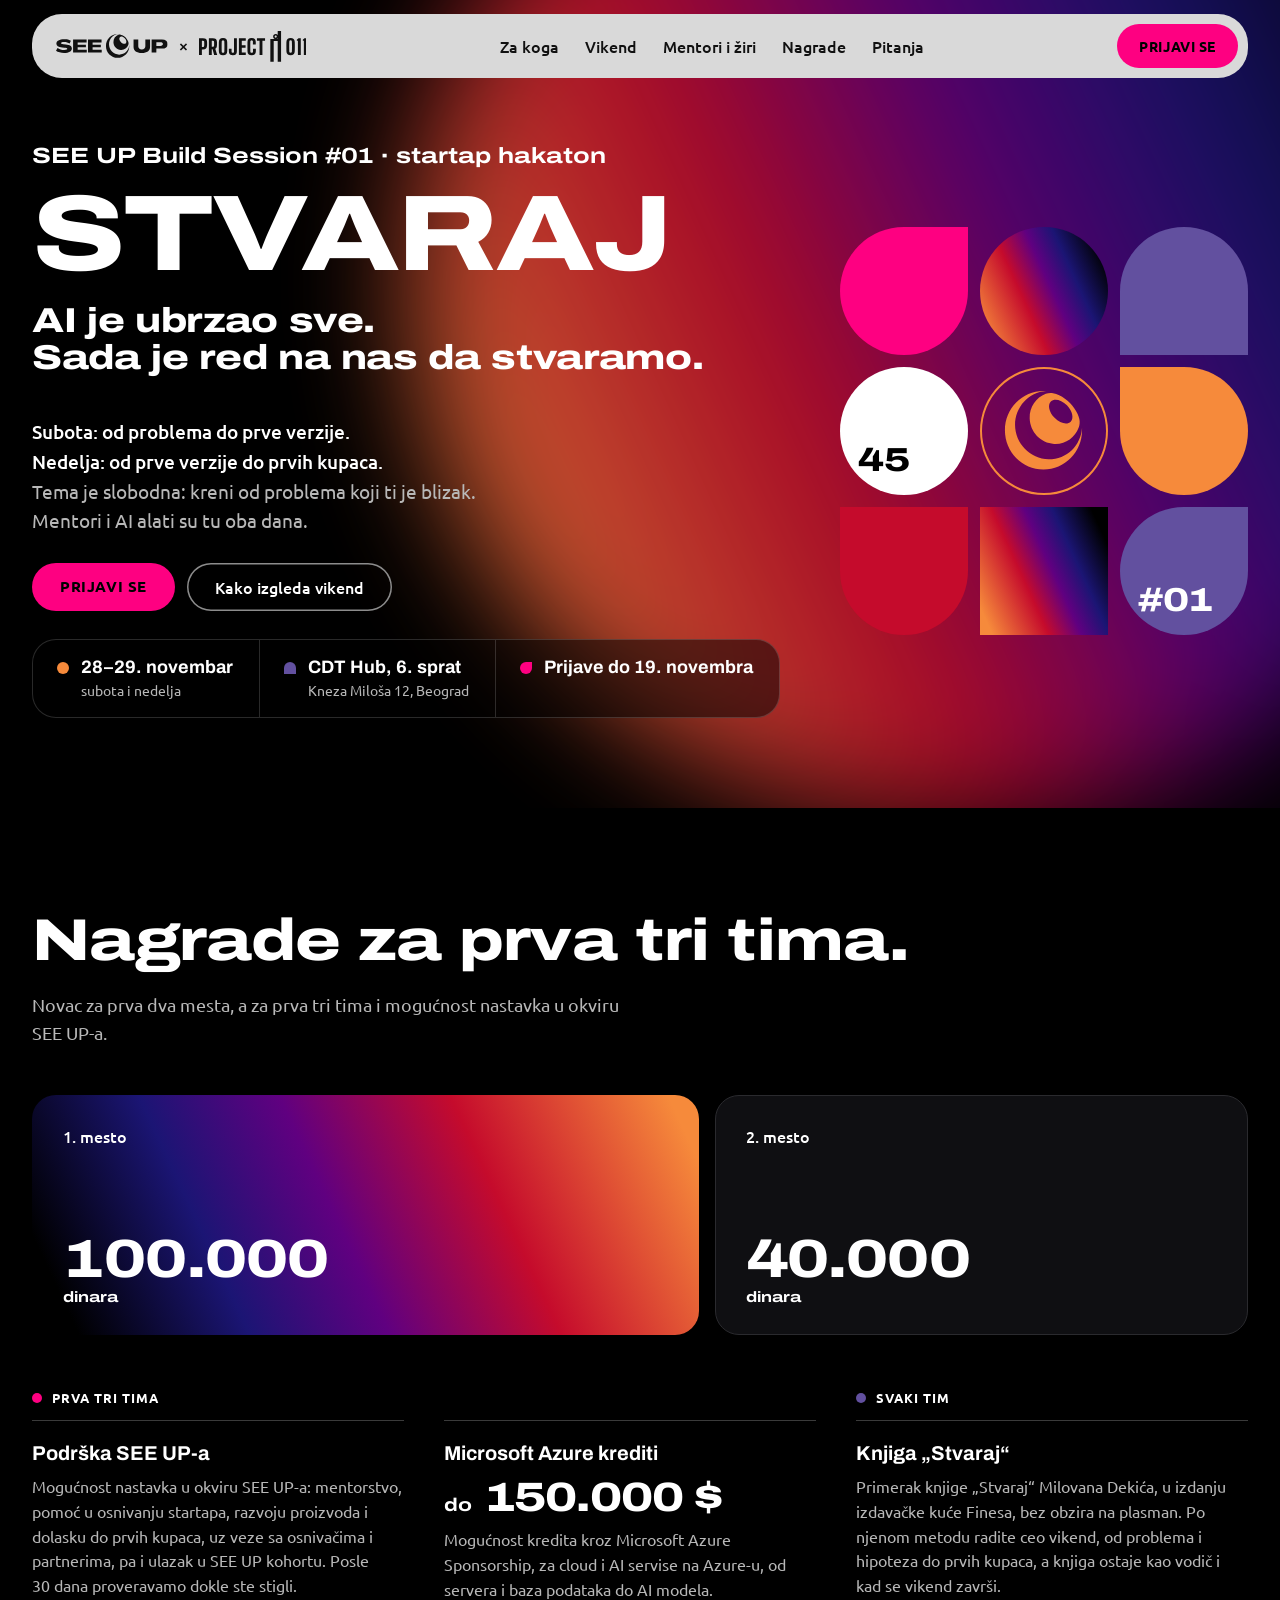
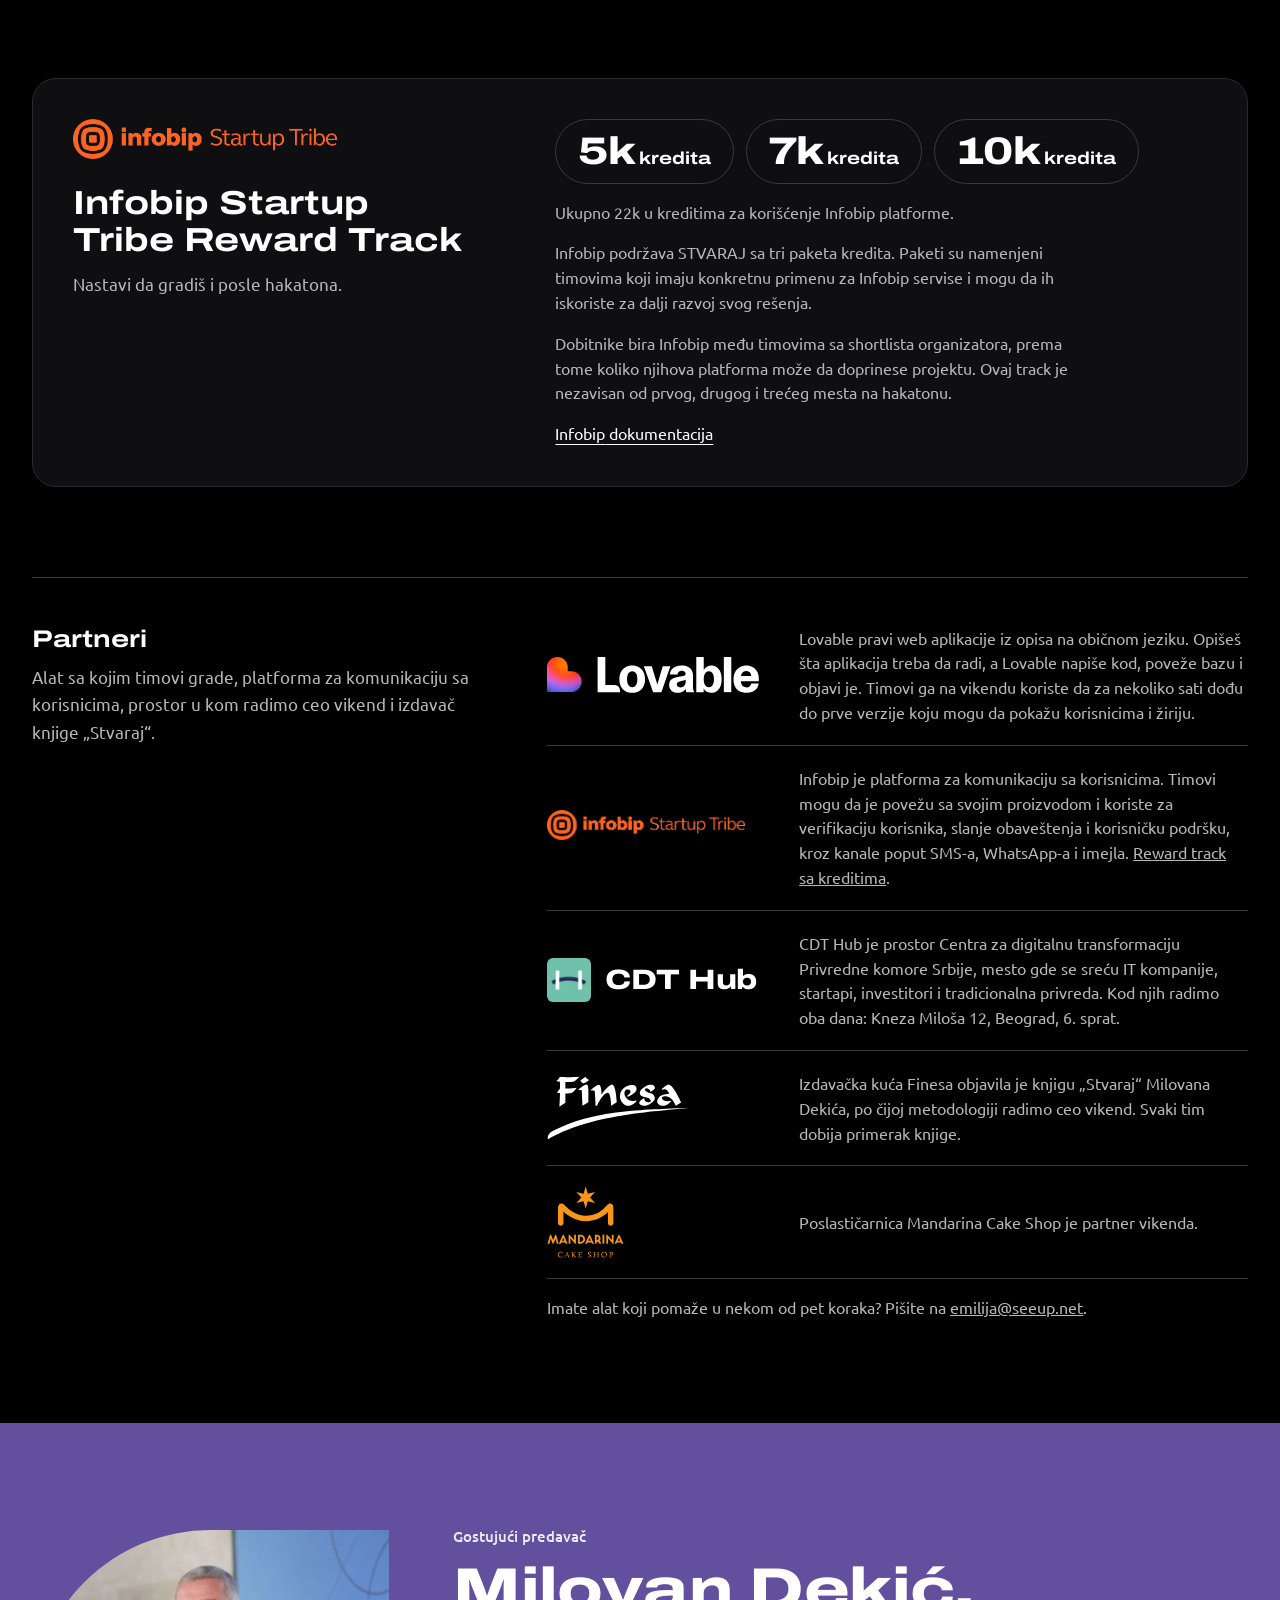
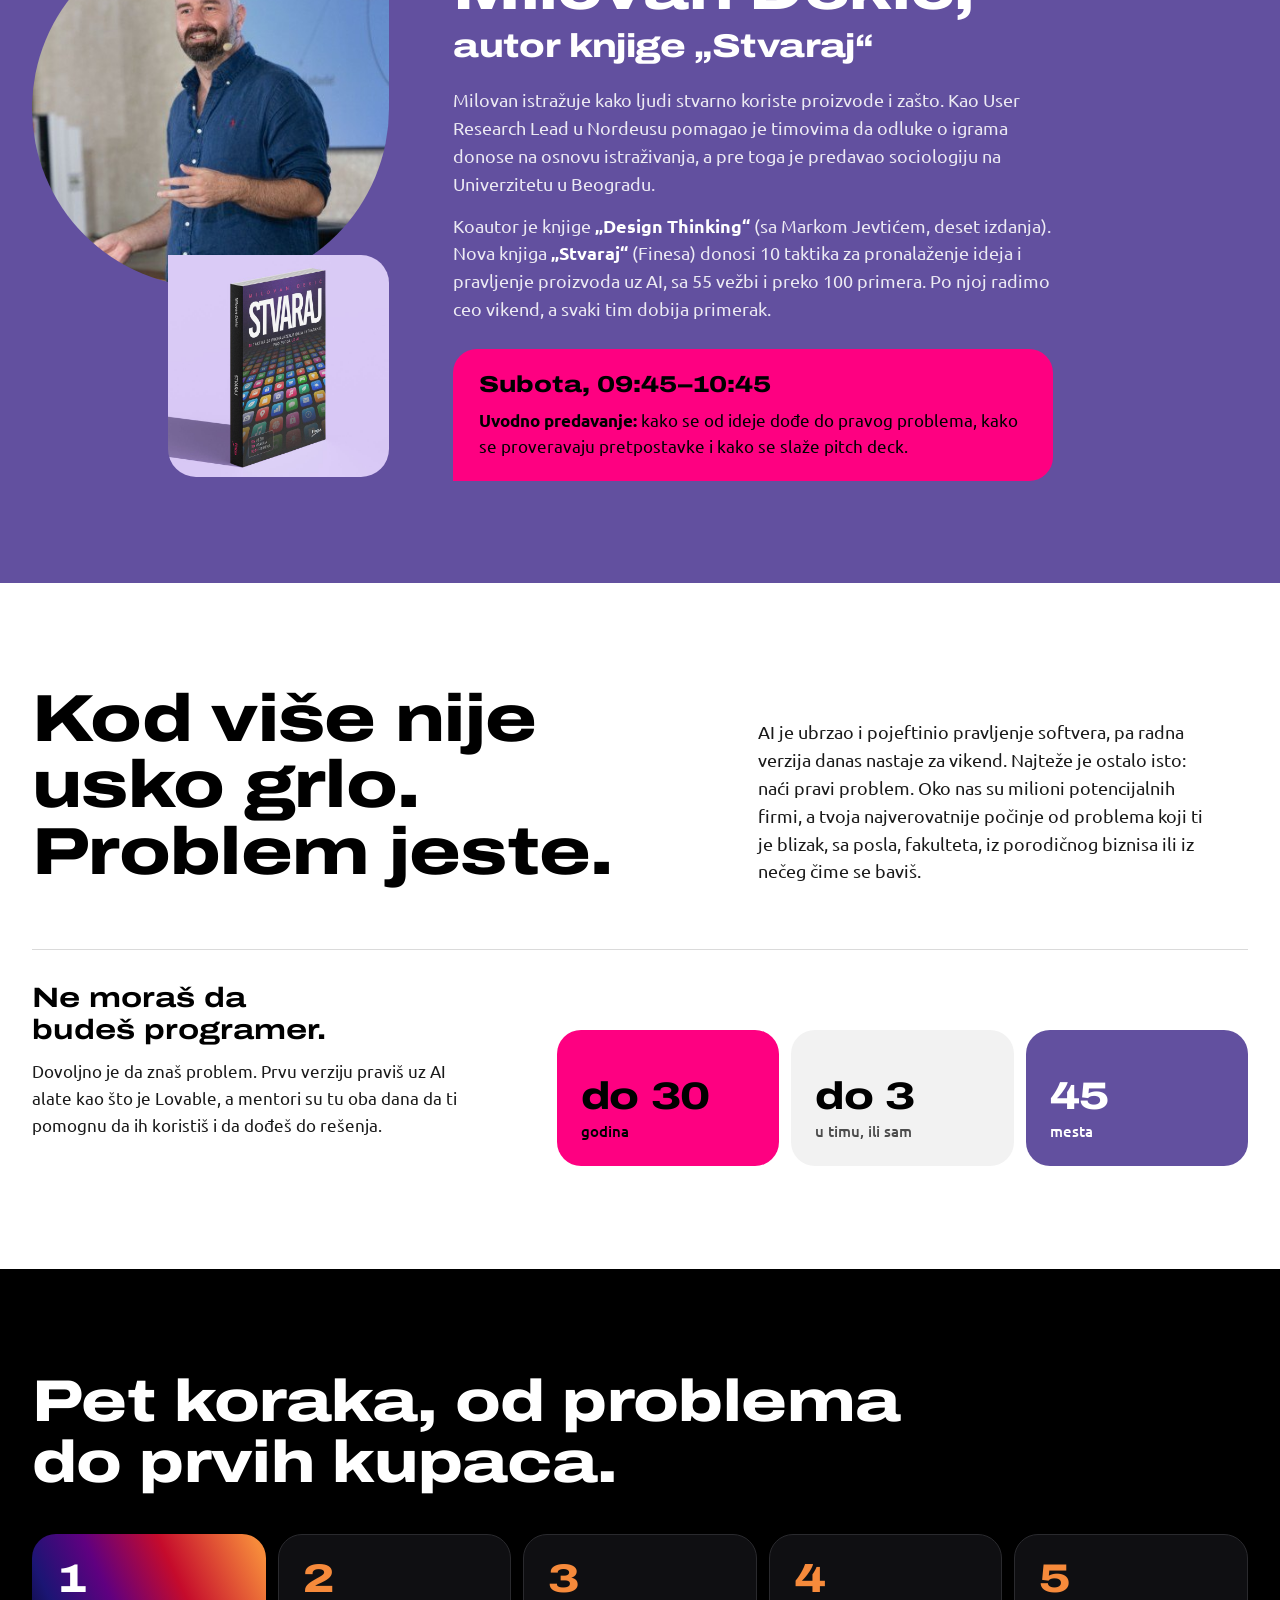
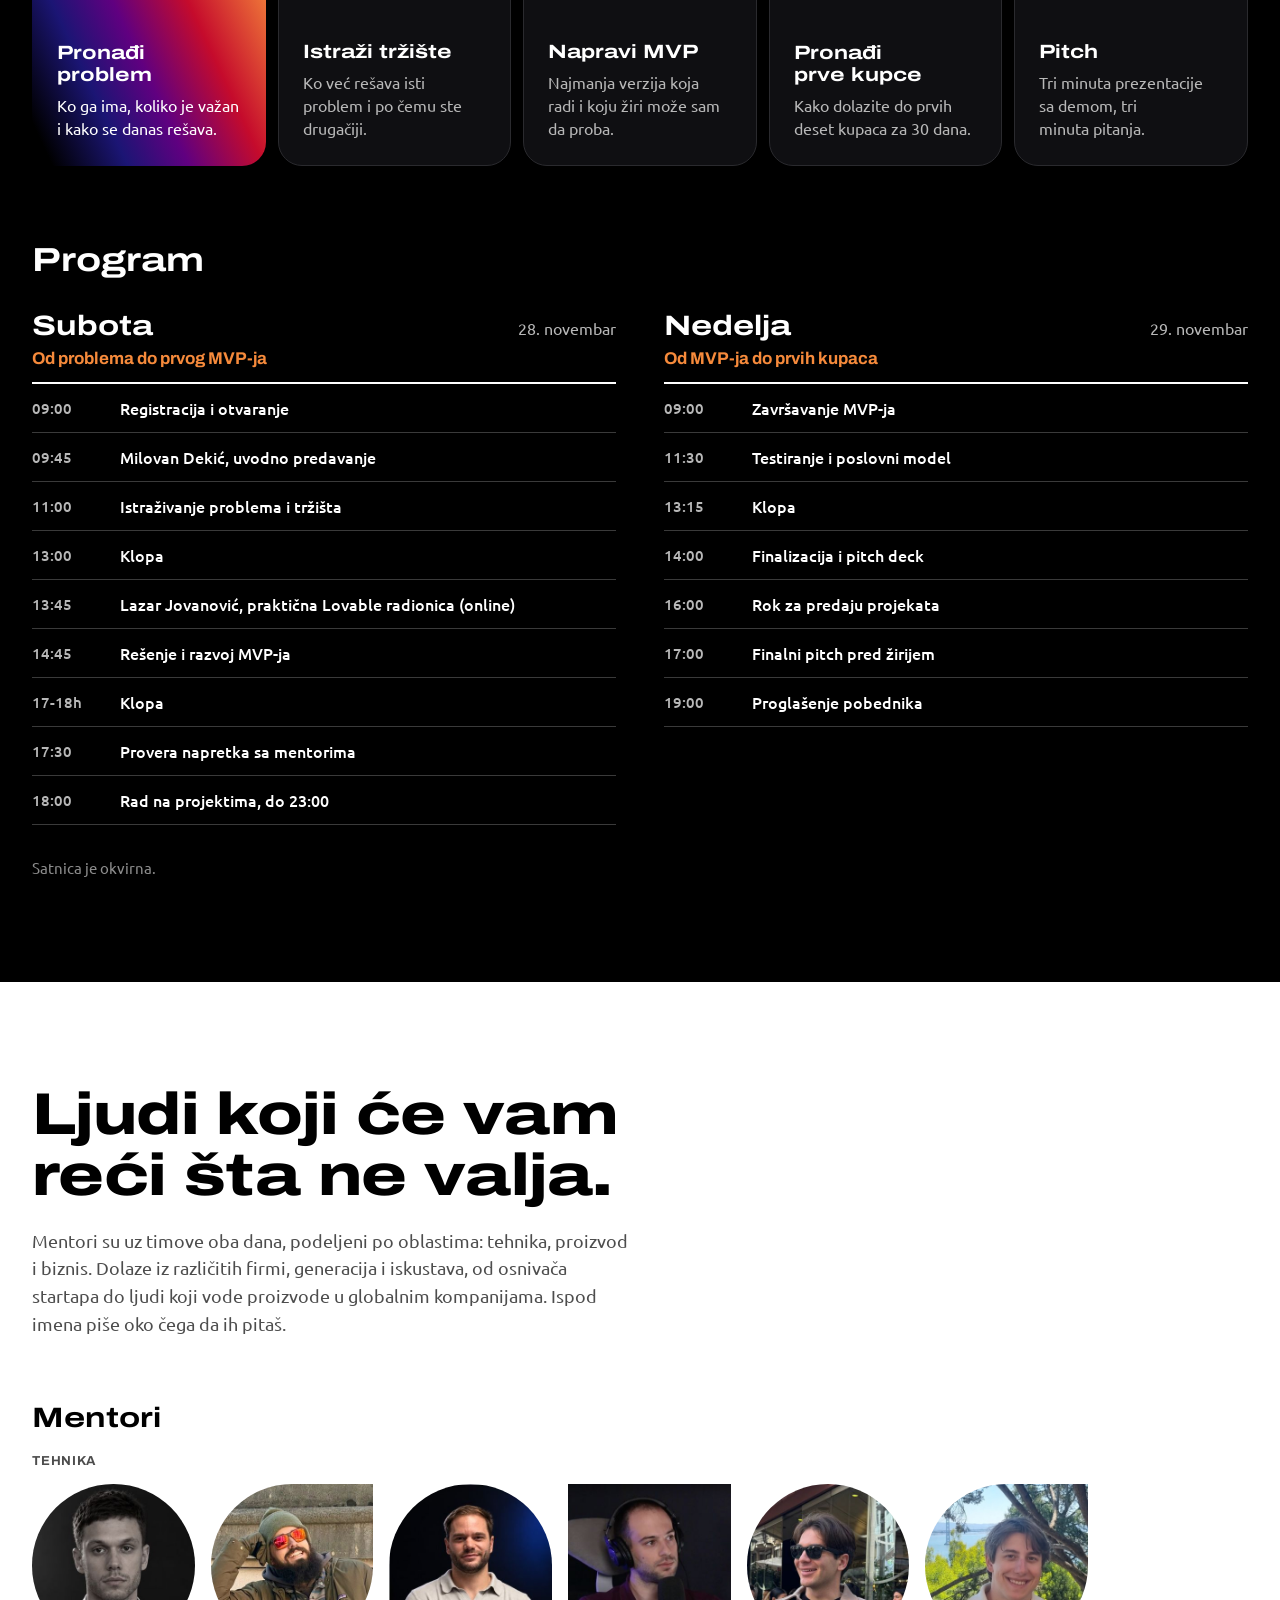
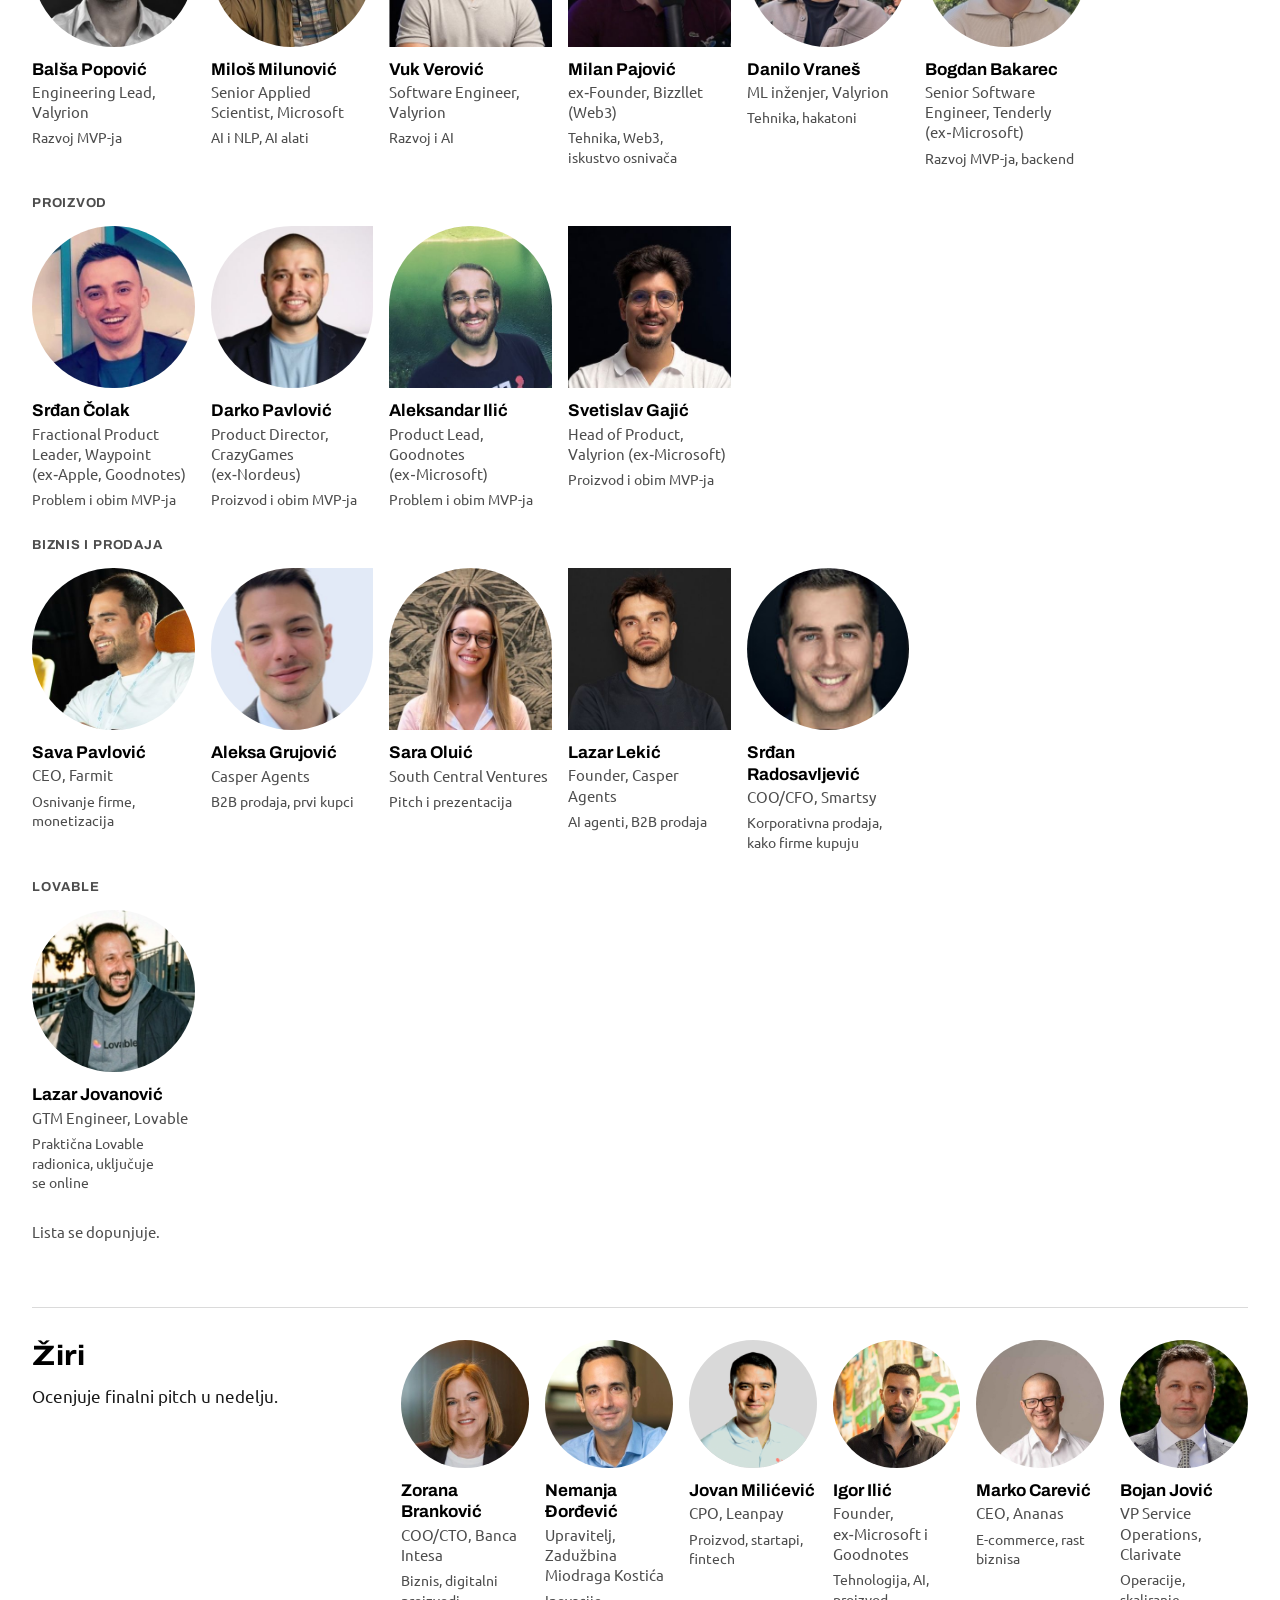
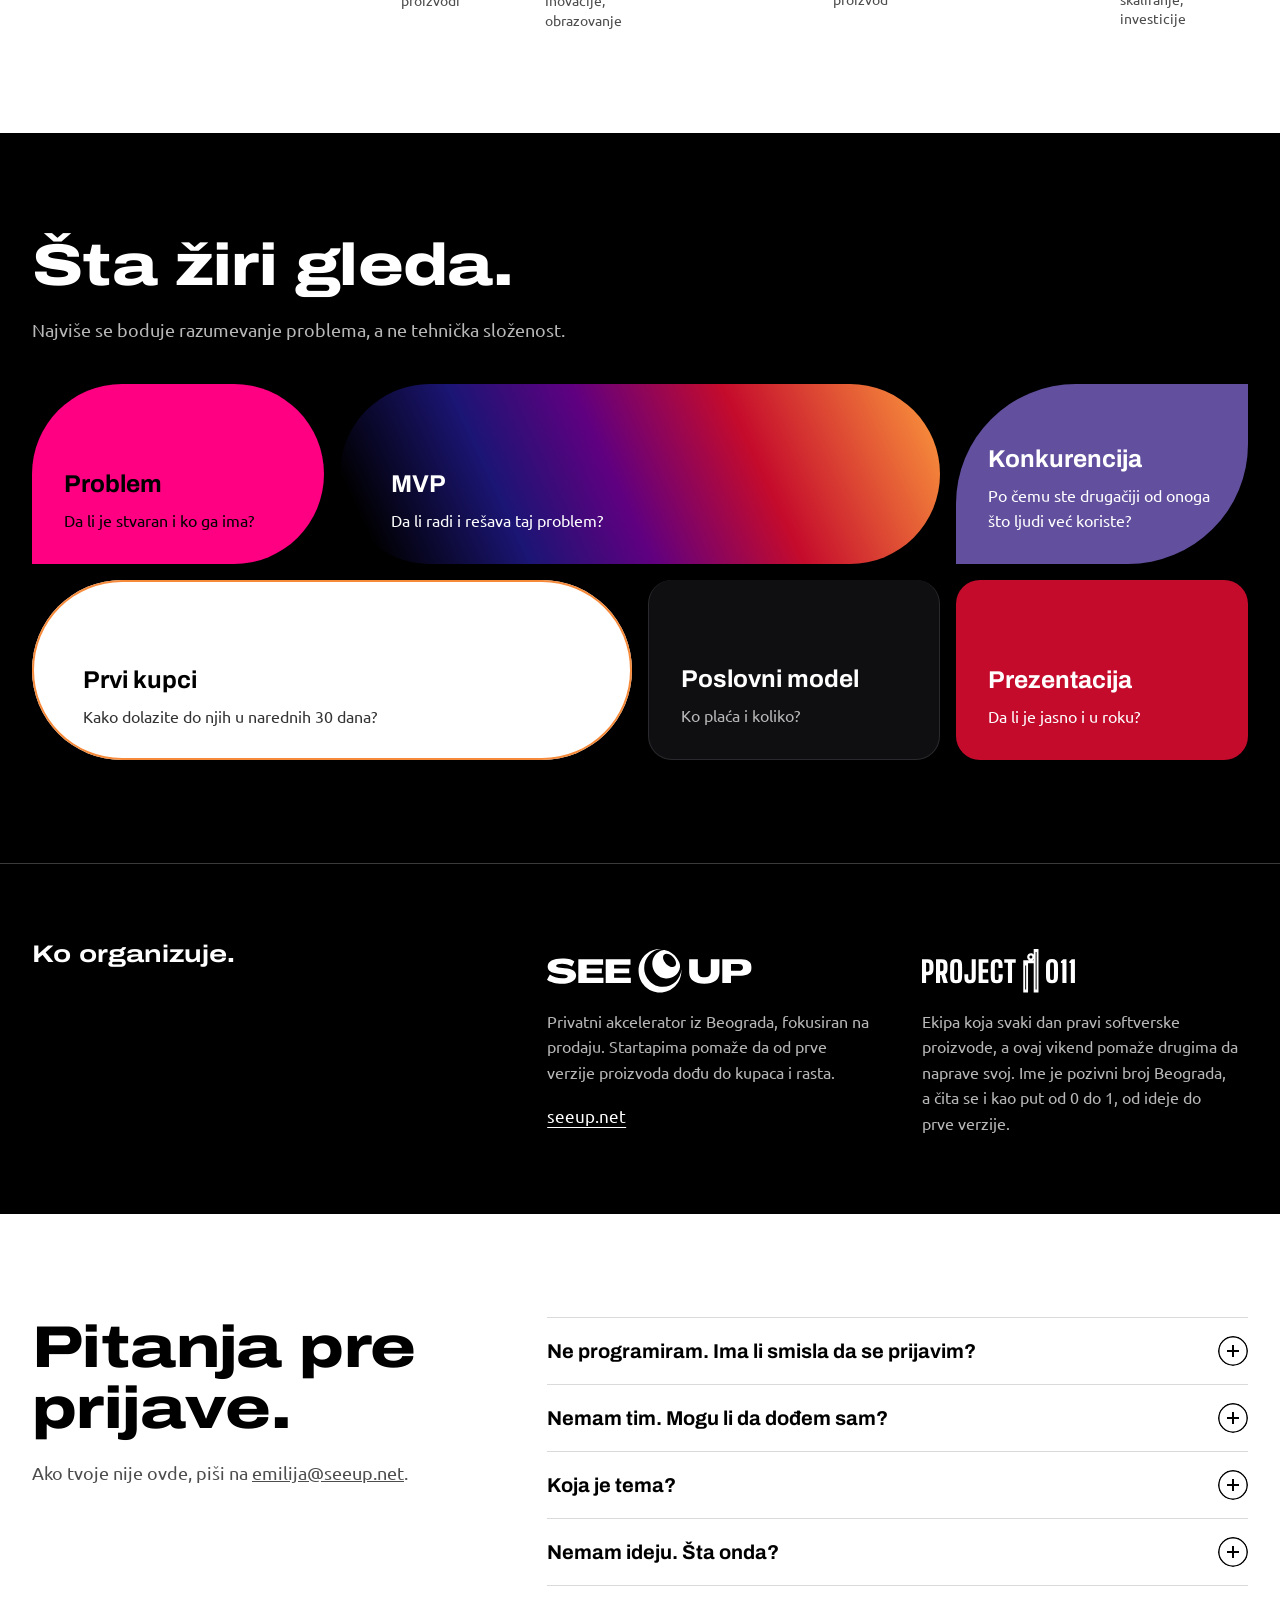
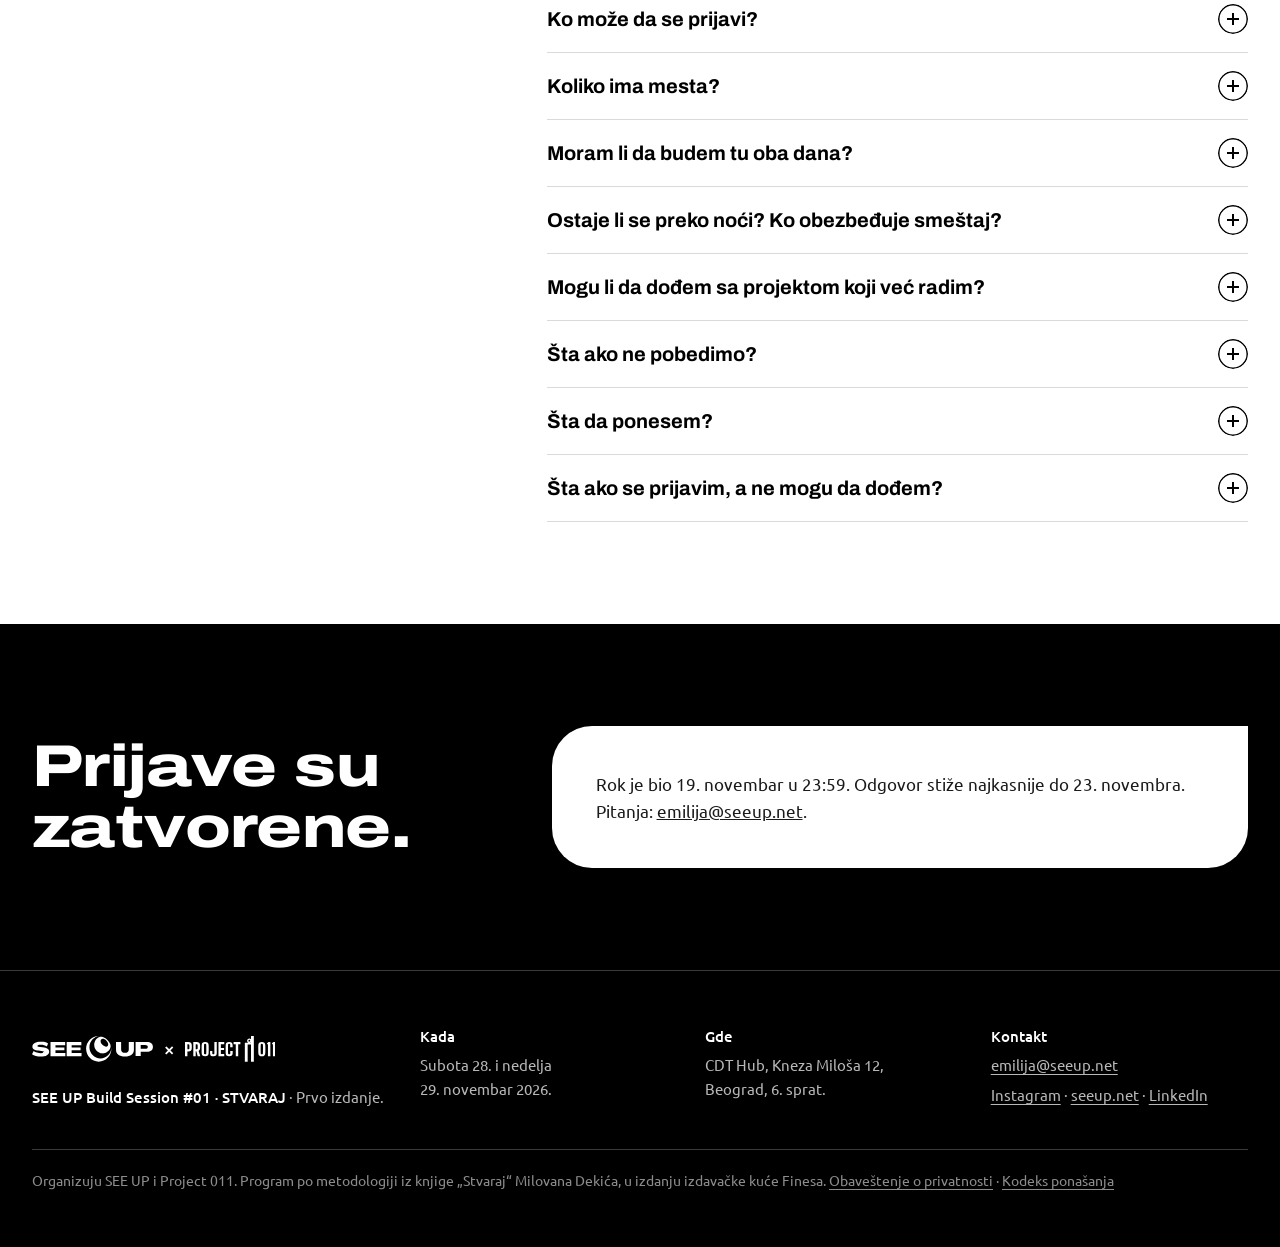
<file: index.html>
<!doctype html>
<html lang="sr-Latn">
<head>
<meta charset="utf-8">
<meta name="viewport" content="width=device-width, initial-scale=1, viewport-fit=cover">
<title>STVARAJ · SEE UP Build Session #01</title>
<meta name="description" content="STVARAJ je dvodnevni startap hakaton u Beogradu za mlade do 30 godina. Od problema do MVP-ja i prvih kupaca, sam ili u timu do troje. Besplatno, prijave do 19. novembra.">
<meta name="theme-color" content="#000000">
<meta property="og:type" content="website">
<meta property="og:locale" content="sr_RS">
<meta property="og:title" content="STVARAJ · AI je ubrzao sve. Sada je red na nas da stvaramo.">
<meta property="og:description" content="SEE UP Build Session #01 · 28–29. novembar, Beograd. Do 30 godina, ne moraš da programiraš. Besplatno, prijave do 19. novembra.">
<meta property="og:url" content="https://buildsessions.seeup.net/stvaraj">
<meta property="og:image" content="https://buildsessions.seeup.net/og-stvaraj.png">
<meta property="og:image:width" content="1200">
<meta property="og:image:height" content="627">
<meta property="og:image:alt" content="STVARAJ, SEE UP Build Session #01. Beograd, 28–29. novembar 2026. Prijave do 19. novembra.">
<meta name="twitter:card" content="summary_large_image">
<meta name="twitter:title" content="STVARAJ · AI je ubrzao sve. Sada je red na nas da stvaramo.">
<meta name="twitter:description" content="SEE UP Build Session #01 · 28–29. novembar, Beograd. Do 30 godina, ne moraš da programiraš. Besplatno, prijave do 19. novembra.">
<!--
SEE UP Build Session #01 · STVARAJ · v6 (plan v2 i tab „Sajt i dizajn“, 27. 10. 2026)
Identitet prati SEE UP: crna/bela, plutajuća pill navigacija, pill dugmad verzalom, oblici krug / list / polukrug,
originalan SEE UP logo. Varijacija: SEE UP sunrise kao oštar polukrug sunca na horizontu heroja (jedini pokret na strani).
Naslovi: Archivo (wdth 125, wght 800; h3 700; sitni naslovi wdth 100). Tekst: Ubuntu 400/500/700.
CTA: ravna pink #FE0081 sa crnim tekstom. Sunrise samo na suncu u heroju i stubu za 1. mesto. Tekst nikad preko gradijenta.
-->
<script defer src="https://cloud.umami.is/script.js" data-website-id="4ab293b7-3342-4138-8e30-8f2ff5b9717d" data-domains="buildsessions.seeup.net"></script>
<link rel="preconnect" href="https://fonts.googleapis.com">
<link rel="preconnect" href="https://fonts.gstatic.com" crossorigin>
<link rel="stylesheet" href="https://fonts.googleapis.com/css2?family=Archivo:wdth,wght@100..125,700..800&family=Ubuntu:wght@400;500;700&display=swap">
<style>
:root{
  /* osnova */
  --crna:#000000; --bela:#FFFFFF;
  --tekst-2:#B8B8B8;     /* sekundarni na crnoj 10,59:1 */
  --tekst-3:#8C8C8C;     /* napomene na crnoj 6,25:1 */
  --tekst-2-sv:#4D4D4D;  /* sekundarni na beloj 8,45:1 */
  --linija:#3A3A3A;      /* razdelnik na crnoj */
  --linija-sv:#DADADA;   /* razdelnik na beloj */
  --nav:#D9D9D9;         /* pill nav i mobilna traka */
  --polje:#F2F2F2; --polje-ivica:#8A8A8A;
  --greska:#B00020;      /* na beloj 6,9:1 */
  /* SEE UP pločice */
  --pink:#FE0081; --pink-hover:#FF4DA6;   /* tekst na pink je uvek #000 */
  --violet:#62509F;                        /* tekst na violet je uvek #FFF */
  /* sunrise (SEE UP stopovi, vertikalno) */
  --narandza:#F68A3B; --crimson:#C50B2C; --purpura:#600080; --indigo:#1B1574;
  --sunce:linear-gradient(180deg,#F68A3B 0%,#C50B2C 55%,#600080 100%);
  --fokus:#F68A3B;
  --f-naslov:"Archivo","Arial Black",sans-serif;
  --f-tekst:"Ubuntu",system-ui,sans-serif;
  --gutter:clamp(16px,4vw,32px);
  --pad:clamp(56px,8vw,120px);
  color-scheme:dark;
}
.svetlo-sek,.nav,.traka,.forma-list{--fokus:#000}
.potvrda{--fokus:#F68A3B}

*,*::before,*::after{box-sizing:border-box}
[hidden]{display:none!important}
html{-webkit-text-size-adjust:100%;-webkit-tap-highlight-color:transparent;scroll-padding-top:88px}
@media (prefers-reduced-motion:no-preference){html{scroll-behavior:smooth}}
@media (max-width:980px){html{scroll-padding-bottom:96px}}
body{margin:0;background:var(--crna);color:var(--bela);font:400 17px/1.6 var(--f-tekst);-webkit-font-smoothing:antialiased}
h1,h2,h3,h4,p,ul,ol,dl,dd,figure{margin:0}
ul,ol{padding:0;list-style:none}
h1,h2,h3,h4{font-family:var(--f-naslov);font-stretch:125%;font-weight:800;text-wrap:balance}
h3,h4{font-weight:700}
p,li,dd{text-wrap:pretty}
a{color:inherit}
a,button,summary,label{touch-action:manipulation}
:focus-visible{outline:3px solid var(--fokus);outline-offset:3px}
main:focus{outline:none}
.sr{position:absolute!important;width:1px;height:1px;padding:0;margin:-1px;overflow:hidden;clip:rect(0 0 0 0);white-space:nowrap;border:0}
.wrap{max-width:calc(1240px + 2 * var(--gutter));margin:0 auto;padding-left:max(var(--gutter),env(safe-area-inset-left,0px));padding-right:max(var(--gutter),env(safe-area-inset-right,0px))}
.tbd{font-family:var(--f-tekst);font-size:.88em;font-weight:500;font-style:normal;color:#FFC59A;background:#271609;border:1px dashed rgba(246,138,59,.75);padding:0 .35em;white-space:normal;-webkit-box-decoration-break:clone;box-decoration-break:clone}
.svetlo-sek .tbd,.forma-list .tbd{color:#8A4A12;background:#FFF1E6;border-color:#F68A3B}
.potvrda .tbd{color:#FFC59A;background:#271609;border-color:rgba(246,138,59,.75)}

/* preskakanje */
.preskoci{position:absolute;left:var(--gutter);top:-80px;z-index:70;background:#fff;color:#000;font:500 15px/1 var(--f-tekst);padding:15px 18px;border-radius:30px;text-decoration:none}
.preskoci:focus{top:92px}

/* dugmad */
.btn{display:inline-flex;align-items:center;justify-content:center;min-height:48px;background:var(--pink);color:#000;font:700 15px/1 var(--f-tekst);letter-spacing:.04em;text-transform:uppercase;text-decoration:none;padding:16px 28px;border-radius:30px;border:0;cursor:pointer;white-space:nowrap}
.btn:hover{background:var(--pink-hover)}
.btn.svetlo{background:transparent;color:#fff;box-shadow:inset 0 0 0 1.5px var(--tekst-3);text-transform:none;letter-spacing:0;font-weight:500;font-size:16px}
.btn.svetlo:hover{box-shadow:inset 0 0 0 1.5px #fff}
.btn:disabled{opacity:.6;cursor:default}
@media (prefers-reduced-motion:no-preference){.btn{transition:background-color .15s,box-shadow .15s}}

/* navigacija */
.nav{position:fixed;top:max(14px,env(safe-area-inset-top,0px));left:0;right:0;z-index:50;pointer-events:none}
.nav .wrap{pointer-events:auto}
.nav-in{position:relative;display:flex;align-items:center;justify-content:space-between;gap:20px;background:var(--nav);color:#111;border-radius:30px;padding:10px 10px 10px 24px;min-height:64px}
.lock{display:flex;align-items:center;gap:10px;min-height:44px;text-decoration:none;color:#111;min-width:0}
.lock svg{height:22px;width:auto;flex:none}
.lock span{font:700 15px/1 var(--f-naslov);font-stretch:125%;white-space:nowrap}
.linkovi{display:flex;gap:26px;font:500 16px/1.3 var(--f-tekst)}
.linkovi a{text-decoration:none;color:#111;display:flex;align-items:center;min-height:44px;padding:0}
.linkovi a:hover{text-decoration:underline;text-underline-offset:4px}
.nav .btn{min-height:44px;padding:14px 22px;font-size:14px}
.meni-dugme{display:none;min-height:44px;padding:0 18px;border-radius:30px;border:0;background:transparent;box-shadow:inset 0 0 0 1.5px #111;color:#111;font:500 15px/1 var(--f-tekst);cursor:pointer}
@media (max-width:1060px){.linkovi{gap:20px;font-size:15px}.lock span{font-size:14px}}
@media (max-width:980px){
  .nav .nav-cta{display:none}
  .linkovi{display:none}
  .js .meni-dugme{display:inline-flex;align-items:center}
  .nav-in{padding-left:20px}
  .js .nav.otvoren .linkovi{display:flex;flex-direction:column;gap:0;position:absolute;left:0;right:0;top:calc(100% + 8px);background:var(--nav);border-radius:24px;padding:8px 12px;font-size:17px}
  .nav.otvoren .linkovi a{padding:13px 12px;border-bottom:1px solid #BDBDBD}
  .nav.otvoren .linkovi li:last-child a{border-bottom:0}
}
@media (max-width:380px){.lock svg{height:19px}.lock span{font-size:13px}.lock{gap:8px}.nav-in{padding-left:16px}.meni-dugme{padding:0 14px}}

/* hero */
.hero{position:relative;overflow:hidden;padding-top:clamp(104px,12vw,144px)}
.ime{font:700 clamp(18px,1.8vw,22px)/1.1 var(--f-naslov);font-stretch:125%;margin:0 0 20px}
/* h1 u tri reda („Napravi nešto što / nekome treba. / Imaš vikend.“): najširi red je 10,66 em, pa veličina prati širinu kolone */
.hero h1{font-size:clamp(30px,calc((100vw - 2 * var(--gutter)) / 10.9),78px);line-height:.98;letter-spacing:-.015em;font-weight:800}
.hero h1 span{display:block}
.hero .red{display:grid;grid-template-columns:minmax(0,1.05fr) minmax(0,1fr);gap:24px 56px;margin-top:clamp(28px,3.2vw,44px);align-items:start}
.lead{font-size:clamp(18px,1.5vw,21px);line-height:1.5;color:var(--tekst-2);max-width:42ch}
.lead b{color:#fff;font-weight:500}
.druga{margin-top:14px;font-size:16px;color:#fff;max-width:56ch}
.akcije{display:flex;flex-wrap:wrap;gap:12px;margin-top:28px}
.cinjenice{display:grid;grid-template-columns:repeat(3,auto);gap:16px 28px;justify-content:start;padding-top:6px}
.cinjenice li{display:flex;flex-direction:column;gap:2px;min-width:0}
.cinjenice b{font:500 17px/1.3 var(--f-tekst);color:#fff}
.cinjenice span{font-size:15px;line-height:1.4;color:var(--tekst-2)}
.sunce{position:relative;height:clamp(180px,30vw,400px);overflow:hidden;margin-top:clamp(40px,5vw,64px)}
.sunce i{position:absolute;bottom:0;left:58%;width:clamp(360px,64vw,800px);aspect-ratio:2/1;border-radius:999px 999px 0 0;transform:translateX(-50%);background:var(--sunce)}
@media (prefers-reduced-motion:no-preference){.sunce i{animation:izlazak 1.2s cubic-bezier(.2,.7,.2,1) .25s both}}
@keyframes izlazak{from{transform:translate(-50%,45%)}to{transform:translate(-50%,0)}}
@media (max-width:1100px){.cinjenice{grid-template-columns:repeat(2,minmax(0,auto))}}
@media (max-width:820px){.hero .red{grid-template-columns:1fr;gap:28px}.cinjenice{grid-template-columns:repeat(3,minmax(0,auto))}.sunce i{left:50%}}
@media (max-width:560px){
  .ime{font-size:16px;margin-bottom:16px}
  .hero .red{gap:24px;margin-top:24px}
  .cinjenice{order:-1;grid-template-columns:1fr 1fr;gap:14px 16px}
  .cinjenice li:last-child{grid-column:1/-1}
  .cinjenice b{font-size:16px}
  .cinjenice span{font-size:14px}
  .lead{font-size:17px}
  .akcije{margin-top:22px}
  .akcije .btn{flex:1 1 auto}
}

/* odeljci */
.sek{padding-block:var(--pad)}
section[id]{scroll-margin-top:calc(16px - var(--pad))}
.sek h2{font-size:clamp(27px,4.6vw,60px);line-height:1.04;letter-spacing:-.01em;max-width:22ch}
.sek h2 span{display:block}
.podnaslov{margin-top:20px;font-size:18px;line-height:1.55;color:var(--tekst-2);max-width:60ch}
.svetlo-sek{background:#fff;color:#000}
.svetlo-sek .podnaslov{color:var(--tekst-2-sv)}
.nastavak{padding-top:0}
.nastavak > .wrap > .prag{border-top:1px solid var(--linija);padding-top:var(--pad2)}
.svetlo-sek.nastavak > .wrap > .prag{border-color:var(--linija-sv)}
.nastavak{--pad2:clamp(48px,6vw,88px)}
section.nastavak[id]{scroll-margin-top:calc(16px - var(--pad2))}
.h-mali{font:700 clamp(20px,2vw,24px)/1.15 var(--f-naslov);font-stretch:125%}
.natpis{font:500 15px/1.4 var(--f-tekst);color:var(--tekst-2)}
.svetlo-sek .natpis{color:var(--tekst-2-sv)}
.napomena{font-size:15px;line-height:1.5;color:var(--tekst-3)}
.svetlo-sek .napomena{color:var(--tekst-2-sv)}

/* zašto */
.zasto-red{display:grid;grid-template-columns:minmax(0,1.2fr) minmax(0,.8fr);gap:32px 64px;margin-top:40px;align-items:end}
.tekst{display:flex;flex-direction:column;gap:18px;max-width:62ch;color:#1a1a1a}
.citat{font:800 clamp(26px,3vw,40px)/1.1 var(--f-naslov);font-stretch:125%;letter-spacing:-.01em;border-top:2px solid #000;padding-top:20px;text-wrap:balance}
@media (max-width:900px){.zasto-red{grid-template-columns:1fr}.citat{max-width:16ch}}

/* za koga */
.blok-n{margin-top:clamp(48px,5vw,72px)}
.blok-n h3{font-size:clamp(22px,2.2vw,28px);line-height:1.15}
.blok-n p{margin-top:8px;color:var(--tekst-2-sv)}
.spoj{display:grid;grid-template-columns:minmax(0,2fr) 56px minmax(0,1fr);gap:32px;align-items:center;margin-top:32px;border-top:1px solid var(--linija-sv);padding-top:32px}
.strana{align-self:start}
.strana-n{font:700 clamp(20px,2vw,24px)/1.15 var(--f-naslov);font-stretch:125%;margin-bottom:20px}
.uloge{display:grid;gap:24px 32px}
.problem .uloge{grid-template-columns:repeat(2,minmax(0,1fr))}
.uloge p{font-size:16px;line-height:1.55;color:var(--tekst-2-sv)}
.uloge summary{font:700 18px/1.3 var(--f-naslov);font-stretch:100%;color:#000;margin-bottom:4px}
/* sklopivi delovi: otvoreni na širem ekranu (JS), na telefonu se otvaraju dodirom */
.sklop > summary{list-style:none;cursor:pointer}
.sklop > summary::-webkit-details-marker{display:none}
.sklop > summary::after{content:"";flex:none;width:26px;height:26px;border-radius:50%;box-shadow:inset 0 0 0 1.5px currentColor;background:linear-gradient(currentColor,currentColor) center/10px 2px no-repeat,linear-gradient(currentColor,currentColor) center/2px 10px no-repeat}
.sklop[open] > summary::after{background:linear-gradient(currentColor,currentColor) center/10px 2px no-repeat}
@media (min-width:641px){
  .js .sklop > summary{pointer-events:none;cursor:default}
  .js .sklop > summary::after{display:none}
}
@media (max-width:640px){
  .uloge{gap:0!important}
  .uloge li{border-top:1px solid var(--linija-sv)}
  .uloge li:last-child{border-bottom:1px solid var(--linija-sv)}
  .uloge summary{display:flex;justify-content:space-between;align-items:center;gap:16px;min-height:52px;padding:10px 0;margin:0;font-size:17px}
  .uloge p{padding:0 0 14px}
  .strana-n{margin-bottom:12px}
}
.plus{width:56px;height:56px;border-radius:50%;background:var(--pink) linear-gradient(#000,#000) center/22px 4px no-repeat;position:relative}
.plus::after{content:"";position:absolute;left:50%;top:50%;width:4px;height:22px;background:#000;transform:translate(-50%,-50%)}
.problemi{display:grid;grid-template-columns:minmax(0,.9fr) minmax(0,1.1fr);gap:24px 64px;margin-top:clamp(48px,5vw,72px);border-top:1px solid var(--linija-sv);padding-top:32px}
.problemi h3{font-size:clamp(22px,2.2vw,28px);line-height:1.15}
.problemi > div > p{margin-top:12px;color:#1a1a1a;max-width:52ch}
.primeri{margin-top:12px}
.primeri li{padding:12px 0;border-bottom:1px solid var(--linija-sv);font-size:17px;line-height:1.45}
.primeri li:first-child{border-top:1px solid var(--linija-sv)}
.tim-ai{display:grid;grid-template-columns:repeat(2,minmax(0,1fr));gap:20px 64px;margin-top:clamp(40px,4vw,56px)}
.tim-ai li{color:#1a1a1a;max-width:56ch}
.tim-ai b{font-weight:700;color:#000}
.uslovi{display:grid;grid-template-columns:repeat(4,minmax(0,1fr));gap:24px;border-top:1px solid var(--linija-sv);margin-top:clamp(40px,4vw,56px);padding-top:28px}
.uslovi li{display:flex;flex-direction:column;gap:6px;min-width:0}
.uslovi b{font:800 clamp(26px,3vw,40px)/1 var(--f-naslov);font-stretch:125%;letter-spacing:-.01em;white-space:nowrap}
.uslovi span{font:500 15px/1.4 var(--f-tekst);color:var(--tekst-2-sv)}
.cta-red{margin-top:40px}
@media (max-width:900px){
  .spoj{grid-template-columns:1fr;gap:24px;align-items:start}
  .plus{width:44px;height:44px;background-size:18px 3px}
  .plus::after{width:3px;height:18px}
  .proizvod .uloge{grid-template-columns:repeat(2,minmax(0,1fr))}
  .problemi{grid-template-columns:1fr}
  .uslovi{grid-template-columns:1fr 1fr;gap:24px 16px}
}
@media (max-width:640px){
  .problem .uloge,.proizvod .uloge{grid-template-columns:1fr;gap:20px}
  .tim-ai{grid-template-columns:1fr}
}

/* vikend */
.program{display:grid;grid-template-columns:minmax(0,.8fr) minmax(0,1.2fr);gap:48px;align-items:start}
.program .glava{position:sticky;top:112px}
.koraci{counter-reset:k}
.koraci li{counter-increment:k;display:grid;grid-template-columns:56px minmax(0,180px) minmax(0,1fr);gap:6px 24px;align-items:baseline;padding:26px 0;border-top:1px solid var(--linija)}
.koraci li:last-child{border-bottom:1px solid var(--linija)}
.koraci li::before{content:counter(k);grid-row:span 2;font:800 40px/1 var(--f-naslov);font-stretch:125%;color:#fff;font-variant-numeric:tabular-nums}
.koraci h3{font-size:22px;line-height:1.2;grid-row:span 2}
.koraci .sta{color:#fff;font-size:17px;line-height:1.5}
.koraci .zasto{margin-top:10px}
.koraci .zasto summary{display:flex;align-items:center;gap:10px;font:500 15px/1.4 var(--f-tekst);color:#fff}
.koraci .zasto p{color:var(--tekst-2);font-size:16px;line-height:1.55;margin-top:2px}
@media (max-width:640px){
  .koraci .zasto{margin-top:4px}
  .koraci .zasto summary{min-height:44px;color:var(--tekst-2)}
  .koraci .zasto p{margin:0 0 4px}
}
@media (max-width:1100px){
  .koraci li{grid-template-columns:56px minmax(0,1fr)}
  .koraci li::before{grid-row:span 3}
  .koraci h3{grid-row:auto}
}
@media (max-width:900px){.program{grid-template-columns:1fr;gap:32px}.program .glava{position:static}}
@media (max-width:560px){
  .koraci li{grid-template-columns:40px minmax(0,1fr);gap:4px 12px;padding:22px 0}
  .koraci li::before{font-size:32px}
  .koraci h3{font-size:20px}
  .koraci .sta{font-size:16px}
  .koraci .zasto p{font-size:15px}
}
.satnica{margin-top:clamp(56px,6vw,88px);display:grid;grid-template-columns:repeat(2,minmax(0,1fr));gap:32px 48px}
.satnica-glava{grid-column:1/-1;display:grid;grid-template-columns:repeat(2,minmax(0,1fr));gap:20px 48px;align-items:start}
.satnica-glava h3{font-size:clamp(24px,2.6vw,34px);line-height:1.1}
.checkpoint h4{display:flex;align-items:center;gap:10px;font:700 18px/1.3 var(--f-naslov);font-stretch:100%}
.tacka{flex:none;width:10px;height:10px;border-radius:50%;background:var(--pink)}
.checkpoint p{margin-top:6px;color:var(--tekst-2);font-size:16px;line-height:1.55;max-width:56ch}
.dan h4{display:flex;justify-content:space-between;align-items:baseline;gap:12px;font-size:clamp(22px,2.2vw,28px);line-height:1.1;padding-bottom:12px;border-bottom:2px solid #fff}
.dan h4 span{font:400 16px/1 var(--f-tekst);color:var(--tekst-2)}
.dan dl div{display:grid;grid-template-columns:120px minmax(0,1fr);gap:16px;padding:14px 0;border-bottom:1px solid var(--linija)}
.dan dt{font:500 15px/1.5 var(--f-tekst);color:#fff;display:flex;align-items:center;gap:8px;align-self:start;padding-top:1px}
.dan dd{color:var(--tekst-2);font-size:16px;line-height:1.5}
.dan dd b{color:#fff;font-weight:500}
.satnica .napomena{grid-column:1/-1}
@media (max-width:820px){.satnica,.satnica-glava{grid-template-columns:1fr}}
@media (max-width:560px){.dan dl div{grid-template-columns:92px minmax(0,1fr);gap:10px;padding:12px 0}.dan dt{font-size:14px}.dan dd{font-size:15px}}

/* ljudi */
.vrste{display:grid;grid-template-columns:repeat(2,minmax(0,1fr));gap:20px 48px;margin-top:40px}
.vrste p{color:#1a1a1a;max-width:52ch}
.vrste b{font-weight:700;color:#000}
.grupa-n{font-size:clamp(22px,2.2vw,28px);line-height:1.15;margin-top:clamp(48px,5vw,72px)}
.mozaik-ljudi{display:grid;grid-template-columns:repeat(6,minmax(0,1fr));gap:28px 16px;margin-top:24px}
.mozaik-ljudi .gost{grid-column:span 2;grid-row:span 2}
.oblik{aspect-ratio:1;display:grid;place-items:center;overflow:hidden;font:800 clamp(22px,2.4vw,34px)/1 var(--f-naslov);font-stretch:125%;letter-spacing:-.01em}
.oblik img{width:100%;height:100%;object-fit:cover}
.mozaik-ljudi li:nth-child(4n+1) .oblik{border-radius:50%}
.mozaik-ljudi li:nth-child(4n+2) .oblik{border-radius:50% 0 50% 50%}
.mozaik-ljudi li:nth-child(4n+3) .oblik{border-radius:999px 999px 0 0}
.mozaik-ljudi li:nth-child(4n) .oblik{border-radius:0}
.mozaik-ljudi li.gost .oblik{border-radius:50% 0 50% 50%}
.mozaik-ljudi.ziri-lista li .oblik{border-radius:50%}
.o-pink{background:var(--pink);color:#000}
.o-violet{background:var(--violet);color:#fff}
.o-crna{background:#000;color:#fff}
.o-siva{background:var(--nav);color:#000}
.osoba b{display:block;margin-top:12px;font:700 17px/1.25 var(--f-naslov);font-stretch:100%}
.osoba span{display:block;margin-top:2px;font-size:15px;line-height:1.35;color:var(--tekst-2-sv)}
.gost .oblik{width:72%;font-size:clamp(40px,4.6vw,64px)}
.gost .natpis{margin-top:16px}
.gost h3{font-size:clamp(20px,2vw,24px);line-height:1.15;margin-top:4px}
.gost p:last-child{margin-top:8px;font-size:16px;line-height:1.55;color:#1a1a1a}
.lista-napomena{margin-top:28px}
.ziri{display:grid;grid-template-columns:minmax(0,1fr) minmax(0,1fr);gap:24px 48px;margin-top:clamp(48px,5vw,72px);border-top:1px solid var(--linija-sv);padding-top:32px;align-items:start}
.ziri h3{font-size:clamp(22px,2.2vw,28px);line-height:1.15}
.ziri-tekst p{margin-top:10px;color:#1a1a1a;max-width:46ch}
.mozaik-ljudi.ziri-lista{grid-template-columns:repeat(3,minmax(0,1fr));margin-top:0}
.foto-napomena{margin-top:32px}
@media (max-width:900px){
  .mozaik-ljudi{grid-template-columns:repeat(4,minmax(0,1fr))}
  .mozaik-ljudi .gost{grid-column:1/-1;grid-row:auto;display:grid;grid-template-columns:160px minmax(0,1fr);gap:0 24px;align-items:center}
  .gost .oblik{width:100%;grid-row:span 3}
  .gost .natpis{margin-top:0}
  .gost p:last-child{grid-column:1/-1;margin-top:16px}
  .ziri{grid-template-columns:1fr}
  .mozaik-ljudi.ziri-lista{max-width:560px}
}
@media (max-width:640px){.vrste{grid-template-columns:1fr}}
@media (max-width:560px){
  .mozaik-ljudi,.mozaik-ljudi.ziri-lista{grid-template-columns:repeat(3,minmax(0,1fr));gap:20px 12px}
  .mozaik-ljudi .gost{grid-template-columns:104px minmax(0,1fr);gap:0 16px}
  .gost .oblik{font-size:36px}
  .osoba b{font-size:15px;margin-top:10px}
  .osoba span{font-size:14px}
}

/* ishod */
.ishod{display:grid;grid-template-columns:repeat(3,minmax(0,1fr));gap:0 40px;margin-top:40px}
.ishod li{border-top:1px solid var(--linija);padding:22px 0 30px}
.ishod h3{font:700 20px/1.25 var(--f-naslov);font-stretch:100%}
.ishod p{margin-top:8px;color:var(--tekst-2);font-size:16px;line-height:1.55}
@media (max-width:900px){.ishod{grid-template-columns:repeat(2,minmax(0,1fr))}}
@media (max-width:560px){.ishod{grid-template-columns:1fr}.ishod li{padding:18px 0 20px}}

/* nagrade */
.stubovi{display:grid;grid-template-columns:repeat(3,minmax(0,1fr));gap:16px;align-items:end;margin-top:48px}
.stub{display:flex;flex-direction:column;gap:16px;min-width:0}
.stub .iznos{font:800 clamp(40px,5.6vw,80px)/.95 var(--f-naslov);font-stretch:125%;letter-spacing:-.015em;font-variant-numeric:tabular-nums;white-space:nowrap}
.stub i{display:block;height:calc(var(--v) * clamp(240px,28vw,380px));width:min(100%,320px);border-radius:999px 999px 0 0;margin-bottom:-16px}
.stub:nth-child(1) i{background:var(--sunce)}
.stub:nth-child(2) i{background:var(--pink)}
.stub:nth-child(3) i{background:var(--violet)}
.stub .mesto{border-top:2px solid #fff;padding-top:12px;font:500 16px/1.3 var(--f-tekst);color:var(--tekst-2)}
.dodatno{display:grid;grid-template-columns:repeat(3,minmax(0,1fr));gap:24px 40px;margin-top:56px}
.dodatno div{border-top:1px solid var(--linija);padding-top:20px}
.dod-vizual{margin:12px 0 4px;display:flex;align-items:flex-end}
.dod-broj{font:800 clamp(34px,3.2vw,44px)/1 var(--f-naslov);font-stretch:125%;letter-spacing:-.02em;white-space:nowrap}
.dod-broj small{font-size:.45em;font-weight:700;letter-spacing:0;margin-right:.15em}
.partner p:last-child{line-height:1.55;max-width:58ch}
.dodatno h3{font:700 20px/1.25 var(--f-naslov);font-stretch:100%}
.dodatno p{margin-top:8px;color:var(--tekst-2);font-size:16px;line-height:1.55}
@media (max-width:900px){.dodatno{grid-template-columns:1fr;gap:20px}}
@media (max-width:640px){
  .stubovi{grid-template-columns:1fr;gap:22px;margin-top:36px}
  .stub{gap:8px}
  .stub i{height:28px;width:calc(var(--v) * 100%);min-width:56px;border-radius:0 999px 999px 0;margin:0}
  .stub .mesto{border:0;padding:0}
  .stub .iznos{font-size:40px}
  .dodatno{margin-top:40px}
}

/* partneri i organizatori: uska traka */
.traka-sek{padding-block:clamp(48px,6vw,80px);border-top:1px solid var(--linija)}
.traka-sek + .traka-sek{border-top:1px solid var(--linija)}
.traka-sek:last-of-type{border-bottom:1px solid var(--linija)}
.par-red{display:grid;grid-template-columns:minmax(0,.8fr) minmax(0,1.2fr);gap:24px 48px;align-items:start}
.par-red > div > p{margin-top:10px;color:var(--tekst-2);max-width:44ch}
.partner{display:grid;grid-template-columns:minmax(0,220px) minmax(0,1fr);gap:8px 32px;align-items:baseline;padding-bottom:20px;border-bottom:1px solid var(--linija)}
.partner-ime{font:800 32px/1 var(--f-naslov);font-stretch:125%;letter-spacing:-.01em}
.partner p:last-child{color:var(--tekst-2);font-size:16px}
.partneri-blok{margin-top:clamp(56px,7vw,96px);padding-top:clamp(32px,4vw,48px);border-top:1px solid var(--linija);scroll-margin-top:96px}
.partner + .partner{padding-top:20px}
.partner-ostalo{margin-top:16px;color:var(--tekst-2);font-size:16px;display:flex;flex-direction:column;gap:8px}
.org{display:grid;grid-template-columns:repeat(2,minmax(0,1fr));gap:24px 48px}
.org-kol{padding-top:0}
.org-znak{display:flex;align-items:center;min-height:44px}
.org-znak svg{height:44px;width:auto;color:#fff}
@media (max-width:560px){.org-znak svg{height:40px}}
.org-znak span{font:700 24px/1 var(--f-naslov);font-stretch:125%}
.org-kol p{margin-top:16px;color:var(--tekst-2);font-size:16px;max-width:48ch}
.org-kol a{display:inline-flex;align-items:center;min-height:44px;margin-top:8px;color:#fff;text-underline-offset:4px;padding:0}
.org-ispod{margin-top:28px;color:#fff;max-width:62ch}
@media (max-width:820px){.par-red,.org{grid-template-columns:1fr}.partner{grid-template-columns:1fr}}

/* pitanja */
.pitanja{display:grid;grid-template-columns:minmax(0,.8fr) minmax(0,1.2fr);gap:32px 48px;align-items:start}
.pitanja .glava{position:sticky;top:112px}
.faq details{border-bottom:1px solid var(--linija-sv)}
.faq details:first-child{border-top:1px solid var(--linija-sv)}
.faq summary{cursor:pointer;list-style:none;display:flex;justify-content:space-between;align-items:center;gap:20px;padding:18px 0;min-height:44px;font:700 20px/1.3 var(--f-naslov);font-stretch:100%}
.faq summary::-webkit-details-marker{display:none}
.faq summary::after{content:"";flex:none;width:30px;height:30px;border-radius:50%;box-shadow:inset 0 0 0 1.5px #000;background:linear-gradient(#000,#000) center/12px 2px no-repeat,linear-gradient(#000,#000) center/2px 12px no-repeat}
.faq summary:hover::after,.sklop > summary:hover::after{box-shadow:inset 0 0 0 2.5px currentColor}
.faq details[open] summary::after{background:linear-gradient(#000,#000) center/12px 2px no-repeat}
.faq details p{padding:0 0 22px;color:#1a1a1a;max-width:64ch}
@media (max-width:900px){.pitanja{grid-template-columns:1fr}.pitanja .glava{position:static}}
@media (max-width:560px){.faq summary{font-size:18px;padding:16px 0}}

/* prijava */
.prijava{display:grid;grid-template-columns:minmax(0,.8fr) minmax(0,1.2fr);gap:40px 56px;align-items:start}
.prijava .uvod-p{margin-top:20px;color:var(--tekst-2);max-width:44ch}
.prijava .napomena{margin-top:14px}
.odbrojavanje{margin-top:40px;border-top:1px solid var(--linija);padding-top:22px}
.odbroj{display:flex;gap:28px;margin-top:12px;flex-wrap:wrap}
.odbroj div{display:flex;flex-direction:column;gap:6px}
.odbroj b{font:800 clamp(40px,4.4vw,56px)/1 var(--f-naslov);font-stretch:125%;font-variant-numeric:tabular-nums;letter-spacing:-.01em}
.odbroj span{font-size:15px;color:var(--tekst-2)}
.odbroj-ispod{margin-top:16px;font-size:15px;color:#fff}
.forma-list{background:#fff;color:#000;color-scheme:light;border-radius:40px 0 40px 40px;padding:clamp(24px,3.4vw,44px)}
.zbirna{margin:0 0 20px;padding:12px 16px;border-left:4px solid var(--greska);background:#FDECEE;color:#6E0014;font-weight:500;font-size:15px}
.polja{display:grid;grid-template-columns:repeat(2,minmax(0,1fr));gap:22px 20px}
.polje{display:flex;flex-direction:column;gap:6px;min-width:0;border:0;margin:0;padding:0}
.polje.puno{grid-column:1/-1}
.polje label,.polje legend{font:500 16px/1.35 var(--f-tekst);color:#000;padding:0}
.polje legend{margin-bottom:8px}
.opc{font-weight:400;color:var(--tekst-2-sv);font-size:15px}
.pomoc{font-size:14px;line-height:1.45;color:var(--tekst-2-sv)}
.greska{font-size:14px;line-height:1.45;color:var(--greska);font-weight:500}
.greska[hidden],.pomoc[hidden]{display:none}
.polje input[type=text],.polje input[type=email],.polje input[type=tel],.polje textarea{font:400 16px/1.3 var(--f-tekst);color:#000;background:var(--polje);border:1.5px solid var(--polje-ivica);border-radius:30px;padding:13px 18px;width:100%;min-width:0;min-height:50px;margin:0}
.polje textarea{border-radius:24px;min-height:150px;resize:vertical;line-height:1.5;padding:14px 18px}
.polje ::placeholder{color:#6B6B6B;opacity:1}
.polje input:focus,.polje textarea:focus{outline:3px solid #000;outline-offset:2px;border-color:#000;background:#fff}
.polje [aria-invalid="true"]{border-color:var(--greska);box-shadow:inset 0 0 0 1px var(--greska)}
.izbor{display:grid;grid-template-columns:repeat(2,minmax(0,1fr));gap:12px 20px}
.opcija label{display:block;cursor:pointer}
.opcija input{position:absolute;opacity:0;width:1px;height:1px;margin:0}
.opcija label span{display:flex;align-items:center;min-height:48px;border:1.5px solid #000;border-radius:30px;padding:10px 18px;font:500 16px/1.3 var(--f-tekst)}
.opcija input:checked + span{background:#000;color:#fff}
.opcija input:focus-visible + span{outline:3px solid #000;outline-offset:3px}
.opcija input[aria-invalid="true"] + span{border-color:var(--greska)}
.opcija .pomoc{margin-top:8px;padding-left:4px}
.saglasnost{display:flex;gap:12px;align-items:flex-start;cursor:pointer}
.saglasnost input{width:22px;height:22px;margin:1px 0 0;accent-color:#000;flex:none;cursor:pointer}
.saglasnost input:focus-visible{outline:3px solid #000;outline-offset:2px}
.polje .saglasnost > span{font:400 15px/1.5 var(--f-tekst);color:#1a1a1a}
.posalji{grid-column:1/-1;display:flex;flex-wrap:wrap;gap:14px 20px;align-items:center;padding-top:6px}
.posalji .pomoc{max-width:36ch}
.potvrda{background:#000;color:#fff;border-radius:24px;padding:clamp(24px,3vw,36px)}
.potvrda::before{content:"";display:block;width:48px;height:24px;border-radius:999px 999px 0 0;background:var(--sunce);margin-bottom:18px}
.potvrda h3{font-size:clamp(24px,2.6vw,32px);line-height:1.1}
.potvrda p{margin-top:12px;color:var(--tekst-2)}
.potvrda p:first-of-type{color:#fff}
.potvrda:focus{outline:none}
.zatvoreno h3{font-size:clamp(24px,2.6vw,32px);line-height:1.1}
.zatvoreno p{margin-top:12px;color:#1a1a1a}
.zatvoreno h3[hidden] + p{margin-top:0}
@media (max-width:900px){.prijava{grid-template-columns:1fr}}
@media (max-width:560px){
  .polja{grid-template-columns:1fr;gap:20px}
  .izbor{grid-template-columns:1fr}
  .forma-list{border-radius:32px 0 32px 32px;padding:24px 18px}
  .odbroj{gap:22px}
  .odbroj b{font-size:40px}
}

/* podnožje */
.podnozje{border-top:1px solid var(--linija);padding-block:56px}
.pod-red{display:grid;grid-template-columns:1.4fr 1fr 1fr 1fr;gap:28px}
.lockup{display:flex;flex-direction:column;align-items:flex-start;gap:14px}
.lock-red{display:flex;align-items:center;gap:10px;color:#fff}
.lock-red svg{height:26px;width:auto}
.lock-red span{font:700 17px/1 var(--f-naslov);font-stretch:125%;white-space:nowrap}
.lockup p{font-size:15px;color:var(--tekst-2)}
.lockup p b{font-weight:500;color:#fff}
.naslov{font:500 15px/1.3 var(--f-tekst);color:#fff;margin-bottom:6px}
.pod-red > div > p:not(.naslov){font-size:15px;color:var(--tekst-2)}
.donja{margin-top:40px;padding-top:20px;border-top:1px solid var(--linija);font-size:14px;line-height:1.5;color:var(--tekst-3)}
@media (max-width:820px){.pod-red{grid-template-columns:1fr 1fr}.lockup{grid-column:1/-1}}
@media (max-width:980px){.podnozje{padding-bottom:104px}}

/* telefon: zbijeniji ritam */
@media (max-width:560px){
  :root{--pad:48px}
  body{font-size:16px;line-height:1.55}
  .podnaslov{font-size:17px;margin-top:14px}
  .zasto-red{margin-top:28px;gap:28px}
  .tekst{gap:14px}
  .blok-n{margin-top:40px}
  .spoj{margin-top:20px;padding-top:24px;gap:20px}
  .problemi{margin-top:40px;padding-top:24px;gap:16px}
  .primeri li{padding:9px 0;font-size:16px}
  .tim-ai{margin-top:32px;gap:14px}
  .uslovi{margin-top:32px;padding-top:22px}
  .cta-red{margin-top:28px}
  .satnica{margin-top:48px;gap:28px}
  .vrste{margin-top:24px;gap:14px}
  .grupa-n{margin-top:36px}
  .lista-napomena{margin-top:20px}
  .ziri{margin-top:36px;padding-top:24px;gap:20px}
  .foto-napomena{margin-top:24px}
  .ishod{margin-top:20px}
  .ishod li{padding:16px 0 18px}
  .dodatno{gap:16px}
  .traka-sek{padding-block:40px}
  .partner-ime{font-size:26px}
  .partner{padding-bottom:16px}
  .org{gap:20px}
  .org-ispod{margin-top:20px}
  .odbrojavanje{margin-top:28px}
  .podnozje{padding-top:40px}
  .pod-red{gap:20px}
  .donja{margin-top:28px}
}

/* mobilna traka */
.traka{position:fixed;left:max(12px,env(safe-area-inset-left,0px));right:max(12px,env(safe-area-inset-right,0px));bottom:max(12px,env(safe-area-inset-bottom,0px));z-index:45;display:flex;align-items:center;justify-content:space-between;gap:12px;background:var(--nav);color:#111;border-radius:30px;padding:8px 8px 8px 20px}
.traka p{font-size:14px;line-height:1.3}
.traka p b{font-weight:700}
.traka .btn{min-height:44px;padding:14px 20px;font-size:14px}
.js .traka.skriveno{visibility:hidden;opacity:0;transform:translateY(16px)}
@media (prefers-reduced-motion:no-preference){.traka{transition:opacity .2s,transform .2s,visibility .2s}}
@media (min-width:981px){.traka{display:none}}

/* ===== v4: vraćene SEE UP komponente iz v2 (blokovi u heroju, obojene kartice) ===== */
:root{--sunce-t:linear-gradient(65deg,#000 6%,#1B1574 28%,#600080 46%,#C50B2C 68%,#F68A3B 96%);--sunce-b:linear-gradient(245.41deg,#000 9.37%,#1B1574 30.33%,#600080 45.42%,#C50B2C 63.02%,#F68A3B 93.21%);--ploca:#0F0F12;--ploca-ivica:#2A2A2E}
.hero{isolation:isolate;padding-bottom:clamp(56px,7vw,96px)}
.hero::before{content:"";position:absolute;z-index:-1;right:-18%;top:-34%;width:min(1100px,120vw);aspect-ratio:1;border-radius:50%;background:var(--sunce-b);filter:blur(60px);opacity:.85;pointer-events:none}
.hero-grid{display:grid;grid-template-columns:minmax(0,1.3fr) minmax(0,.7fr);gap:clamp(32px,4vw,64px);align-items:center}
.hero-tekst{min-width:0}
.hero h1{font-size:clamp(30px,4.5vw,66px)}
.hero .red{grid-template-columns:1fr;gap:28px}
.hero .cinjenice{grid-template-columns:repeat(3,auto)}
.blokovi{display:grid;grid-template-columns:repeat(3,1fr);gap:12px;width:100%;max-width:440px;justify-self:end}
.b{display:flex;align-items:flex-end;aspect-ratio:1;padding:14%;font-style:normal;overflow:hidden}
.b span{font:800 clamp(24px,2.6vw,38px)/1 var(--f-naslov);font-stretch:125%}
.b.krug{border-radius:50%}.b.list{border-radius:50% 0 50% 50%}.b.list2{border-radius:0 50% 50% 50%}.b.pol{border-radius:50% 50% 0 0}.b.pol2{border-radius:0 0 50% 50%}
.b.pink{background:var(--pink)}.b.violet{background:var(--violet);color:#fff}.b.sunce-b{background:var(--sunce-b)}.b.crimson{background:var(--crimson)}.b.narandza{background:var(--narandza)}.b.bela{background:#fff;color:#000}
.b.oko{display:grid;place-items:center;padding:0;color:var(--narandza);box-shadow:inset 0 0 0 2px var(--narandza)}.b.oko svg{width:62%;height:62%}
@media (prefers-reduced-motion:no-preference){
  .blokovi .b{animation:slozi .7s cubic-bezier(.2,.9,.25,1.1) both}
  .blokovi .b:nth-child(2){animation-delay:.07s}.blokovi .b:nth-child(3){animation-delay:.14s}.blokovi .b:nth-child(4){animation-delay:.21s}.blokovi .b:nth-child(5){animation-delay:.28s}.blokovi .b:nth-child(6){animation-delay:.35s}.blokovi .b:nth-child(7){animation-delay:.42s}.blokovi .b:nth-child(8){animation-delay:.49s}.blokovi .b:nth-child(9){animation-delay:.56s}
}
@keyframes slozi{from{transform:translateY(-48px) rotate(-90deg) scale(.6);opacity:0}to{transform:none;opacity:1}}
@media (max-width:900px){
  .hero-grid{grid-template-columns:1fr}
  .blokovi{justify-self:start;max-width:340px}
  .hero h1{font-size:clamp(30px,calc((100vw - 2 * var(--gutter)) / 10.9),66px)}
}
@media (max-width:560px){.hero .cinjenice{grid-template-columns:1fr 1fr}}

/* koraci kao kartice, prva u sunrise */
.koraci{display:grid;grid-template-columns:repeat(3,minmax(0,1fr));gap:16px}
.koraci li,.koraci li:last-child{display:flex;flex-direction:column;gap:10px;background:var(--ploca);border:1px solid var(--ploca-ivica);border-radius:24px;padding:28px;min-height:250px}
.koraci li::before{font-size:34px;color:var(--narandza);grid-row:auto}
.koraci h3{margin-top:auto;grid-row:auto}
.koraci li:first-child{background:var(--sunce-t) border-box;border-color:transparent}
.koraci li:first-child::before{color:#fff}
.koraci li:first-child .zasto p,.koraci li:first-child .zasto summary{color:#fff}
@media (max-width:900px){.koraci{grid-template-columns:repeat(2,minmax(0,1fr))}}
@media (max-width:600px){.koraci{grid-template-columns:1fr}.koraci li,.koraci li:last-child{min-height:0;padding:22px}.koraci h3{margin-top:4px}}

/* uslovi kao obojene pločice */
.uslovi{border-top:0;padding-top:0;gap:16px}
.uslovi li{background:#F2F2F2;border-radius:24px;padding:24px;min-height:150px;justify-content:flex-end}
.uslovi li.u-pink{background:var(--pink)}.uslovi li.u-pink span{color:#000}
.uslovi li.u-violet{background:var(--violet);color:#fff}
.uslovi li{min-width:0}
@media (max-width:560px){.uslovi b{white-space:normal;font-size:clamp(24px,7vw,30px)}.uslovi li{padding:20px;min-height:120px}}.uslovi li.u-violet span{color:#fff}

/* šta ti ostaje: SEE UP mozaik */
.ishod.mozaik{grid-template-columns:repeat(4,minmax(0,1fr));gap:16px;grid-auto-flow:dense}
.ishod.mozaik li{border-top:0;padding:32px;min-height:220px;display:flex;flex-direction:column;justify-content:flex-end;gap:8px;border-radius:24px}
.ishod.mozaik li.siroko{grid-column:span 2;border-radius:200px;padding-inline:clamp(32px,4vw,56px)}
.ishod.mozaik h3{font-size:clamp(20px,1.8vw,26px)}
.ishod.mozaik p{margin-top:0}
.ishod .t-pink{background:var(--pink);color:#000;border-radius:120px 0 120px 120px!important}.ishod .t-pink p{color:#000}
.ishod .t-violet{background:var(--violet);color:#fff;border-radius:0 120px 120px 120px!important}.ishod .t-violet p{color:#fff}
.ishod .t-sunce{background:var(--sunce-t);color:#fff}.ishod .t-sunce p{color:#fff}
.ishod .t-bela{background:#fff;color:#000;box-shadow:inset 0 0 0 2px var(--narandza)}.ishod .t-bela p{color:#333}
.ishod .t-tamna{background:var(--ploca);border:1px solid var(--ploca-ivica)}
.ishod .t-crimson{background:var(--crimson);color:#fff}.ishod .t-crimson p{color:#fff}
.ishod .t-crimson .tbd{color:#fff;background:rgba(0,0,0,.35);border-color:rgba(255,255,255,.6)}
@media (max-width:900px){.ishod.mozaik{grid-template-columns:repeat(2,minmax(0,1fr))}}
@media (max-width:560px){.ishod.mozaik{grid-template-columns:1fr}.ishod.mozaik li,.ishod.mozaik li.siroko{grid-column:auto;min-height:0;border-radius:24px!important;padding:24px}}

/* nagrade kao kartice, prvo mesto u sunrise */
.stubovi{grid-template-columns:1.3fr 1fr 1fr;align-items:stretch}
.stub{background:var(--ploca);border:1px solid var(--ploca-ivica);border-radius:24px;padding:30px;min-height:240px;justify-content:space-between}
.stub i{display:none}
.stub .mesto{order:-1;border-top:0;padding-top:0;color:#fff;font-weight:500}
.stub:first-child{background:var(--sunce-t) border-box;border-color:transparent}
@media (max-width:760px){.stubovi{grid-template-columns:1fr}.stub{min-height:0;gap:28px}}

.program{display:block}
.program .glava{position:static;margin-bottom:40px;display:grid;grid-template-columns:minmax(0,1fr) minmax(0,1fr);gap:16px 48px;align-items:end}
@media (max-width:900px){.program .glava{grid-template-columns:1fr;margin-bottom:28px}}
.ishod .t-pink{border-radius:120px 120px 120px 0!important}
.ishod .t-violet{border-radius:120px 0 120px 0!important}

/* ===== v5: copy deck v5 — novi blokovi (pitch deck, satnica sa naslovima, žiri pita, FAQ grupe) ===== */
.hero-rok{margin-top:14px;font-size:15px;line-height:1.45;color:var(--tekst-2)}
.deck{margin-top:clamp(56px,6vw,88px);display:grid;grid-template-columns:minmax(0,.8fr) minmax(0,1.2fr);gap:28px 48px;align-items:start}
.deck-glava h3{font-size:clamp(24px,2.6vw,34px);line-height:1.1}
.deck-glava p{margin-top:12px;color:var(--tekst-2);font-size:17px;line-height:1.55;max-width:46ch}
.deck-glava .napomena{margin-top:16px;font-size:15px;color:var(--tekst-3)}
.slajdovi{counter-reset:s;display:grid;grid-template-columns:repeat(2,minmax(0,1fr));gap:0 32px}
.slajdovi li{counter-increment:s;display:grid;grid-template-columns:48px minmax(0,1fr);gap:14px;align-items:start;padding:14px 0;border-top:1px solid var(--linija);color:var(--tekst-2);font-size:16px;line-height:1.5}
.slajdovi li::before{content:counter(s);display:grid;place-items:center;aspect-ratio:16/10;border:1.5px solid var(--narandza);border-radius:6px;font:800 15px/1 var(--f-naslov);font-stretch:125%;color:var(--narandza);margin-top:1px}
.slajdovi b{color:#fff;font-weight:500}
.dan h4{border-bottom:0;padding-bottom:6px}
.dan-fokus{font:700 17px/1.3 var(--f-naslov);font-stretch:100%;color:var(--narandza);padding-bottom:12px;border-bottom:2px solid #fff}
.dan dl div{grid-template-columns:150px minmax(0,1fr)}
.dan dt{flex-wrap:wrap;row-gap:4px}
.dan dt .tbd{font-size:12px;line-height:1.5}
.dan dd b{display:block;margin-bottom:2px}
.osoba .fokus{margin-top:6px;font-size:14px;line-height:1.4;color:var(--tekst-2-sv)}
.osoba .tbd{display:inline;margin-top:0}
.gost-tbd{margin-top:12px}
.ziri-pita{margin-top:clamp(48px,5vw,72px);border-top:1px solid var(--linija-sv);padding-top:32px}
.ziri-pita-glava{display:grid;grid-template-columns:minmax(0,1fr) minmax(0,1fr);gap:12px 48px;align-items:end}
.ziri-pita-glava h3{font-size:clamp(22px,2.2vw,28px);line-height:1.15}
.ziri-pita-glava p{color:#1a1a1a;max-width:52ch}
.zp-lista{counter-reset:z;display:grid;grid-template-columns:repeat(4,minmax(0,1fr));gap:16px;margin-top:28px}
.zp-lista li{display:flex;flex-direction:column;gap:6px;background:#F2F2F2;border-radius:24px;padding:24px;min-height:180px;font-size:16px;line-height:1.5;color:#1a1a1a}
.zp-lista li:not(.zp-uslov){counter-increment:z}
.zp-lista li:not(.zp-uslov)::before{content:counter(z);font:800 30px/1 var(--f-naslov);font-stretch:125%;color:#000;margin-bottom:auto;padding-bottom:20px}
.zp-lista b{font:700 18px/1.3 var(--f-naslov);font-stretch:100%;color:#000}
.zp-lista .zp-uslov{background:var(--pink);color:#000;justify-content:flex-end;font-weight:500;border-radius:120px 120px 120px 0}
.ziri-pita > .napomena{margin-top:16px}
.faq-g + .faq-g{margin-top:36px}
.faq .faq-n{margin:0 0 8px}
.faq .faq-n + details{border-top:1px solid var(--linija-sv)}
@media (max-width:1060px){.zp-lista{grid-template-columns:repeat(2,minmax(0,1fr))}}
@media (max-width:900px){.deck,.ziri-pita-glava{grid-template-columns:1fr}}
@media (max-width:640px){.slajdovi{grid-template-columns:1fr}}
@media (max-width:560px){
  .deck{margin-top:48px}
  .dan dl div{grid-template-columns:104px minmax(0,1fr)}
  .slajdovi li{grid-template-columns:40px minmax(0,1fr);gap:12px;font-size:15px}
  .zp-lista{grid-template-columns:1fr;gap:12px}
  .zp-lista li{min-height:0;padding:20px}
  .zp-lista li:not(.zp-uslov)::before{font-size:24px;padding-bottom:12px}
  .zp-lista .zp-uslov{border-radius:24px}
  .ziri-pita{margin-top:36px;padding-top:24px}
}

/* ===== v6: plan v2 — STVARAJ kao naziv izdanja, pet koraka, program sa satima, predavač ===== */
.hero h1.izdanje{font-size:clamp(56px,8.4vw,124px);line-height:.88;letter-spacing:-.02em}
.glavna{margin-top:clamp(14px,1.6vw,22px);font:800 clamp(24px,2.7vw,40px)/1.06 var(--f-naslov);font-stretch:125%;letter-spacing:-.01em}
.glavna span{display:block}
@media (max-width:900px){.hero h1.izdanje{font-size:clamp(50px,calc((100vw - 2 * var(--gutter)) / 6.1),124px)}}
.koraci li:last-child{grid-column:span 2}
@media (max-width:600px){.koraci li:last-child{grid-column:auto}}
.dan dl div{grid-template-columns:120px minmax(0,1fr)}
@media (max-width:560px){.dan dl div{grid-template-columns:112px minmax(0,1fr)}}
.predavac{display:grid;grid-template-columns:minmax(0,.62fr) minmax(0,1.38fr);gap:32px clamp(32px,5vw,80px);align-items:start}
.pred-oblik{border-radius:50% 0 50% 50%;font-size:clamp(56px,7vw,112px);width:100%;max-width:400px}
.predavac .natpis{margin-bottom:12px}
.pred-kad{margin-top:28px;font:700 18px/1.3 var(--f-naslov);font-stretch:100%}
.pred-teme{counter-reset:t;display:grid;grid-template-columns:repeat(2,minmax(0,1fr));gap:0 32px;margin-top:12px}
.pred-teme li{counter-increment:t;display:grid;grid-template-columns:28px minmax(0,1fr);gap:8px;padding:14px 0;border-top:1px solid var(--linija-sv);font-size:16px;line-height:1.5;color:#1a1a1a}
.pred-teme li::before{content:counter(t);font:800 18px/1.4 var(--f-naslov);font-stretch:125%;color:#000}
.pred-teme b{color:#000}
@media (max-width:900px){.predavac{grid-template-columns:1fr}.pred-oblik{max-width:200px}}
@media (max-width:640px){.pred-teme{grid-template-columns:1fr}}
@media (max-width:560px){.pred-oblik{max-width:140px}.pred-kad{margin-top:20px}}
.mozaik-ljudi:not(.ziri-lista){grid-template-columns:repeat(8,minmax(0,1fr))}
@media (max-width:1100px){.mozaik-ljudi:not(.ziri-lista){grid-template-columns:repeat(4,minmax(0,1fr))}}
@media (max-width:560px){.mozaik-ljudi:not(.ziri-lista){grid-template-columns:repeat(3,minmax(0,1fr))}}
.mozaik-ljudi.ziri-lista{grid-template-columns:repeat(4,minmax(0,1fr))}
@media (max-width:560px){.mozaik-ljudi.ziri-lista{grid-template-columns:repeat(2,minmax(0,1fr));gap:20px 16px}.ziri-lista .oblik{max-width:128px}}
.zp-lista .zp-uslov{grid-column:span 2}
@media (max-width:560px){.zp-lista .zp-uslov{grid-column:auto}}
.lock-red span{order:0}
@media (max-width:560px){.lock span{font-size:13px}.lock svg{height:19px}.lock{gap:8px}}

/* ===== v7: koraci i kriterijumi skraćeni ===== */
.koraci{grid-template-columns:repeat(5,minmax(0,1fr));gap:12px}
.koraci li,.koraci li:last-child{grid-column:auto;min-height:232px;padding:24px;gap:8px}
.koraci li::before{font-size:40px}
.koraci h3{font-size:clamp(19px,1.5vw,21px);line-height:1.15}
.koraci .sta{font-size:16px;line-height:1.45;color:var(--tekst-2)}
.koraci li:first-child .sta{color:#fff}
@media (max-width:1100px){.koraci{grid-template-columns:repeat(2,minmax(0,1fr))}.koraci li,.koraci li:last-child{min-height:176px}.koraci li:last-child{grid-column:span 2}}
@media (max-width:600px){.koraci{grid-template-columns:1fr;gap:10px}.koraci li,.koraci li:last-child{display:grid;grid-template-columns:34px minmax(0,1fr);column-gap:12px;row-gap:4px;align-items:baseline;min-height:0;grid-column:auto;padding:18px 20px}.koraci li::before{font-size:28px;grid-row:span 2}.koraci h3{margin:0;font-size:19px}.koraci .sta{grid-column:2;font-size:15px}}
.zp-lista{grid-template-columns:repeat(3,minmax(0,1fr));gap:12px}
.zp-lista li{min-height:0;padding:22px 24px;gap:4px}
.zp-lista li:not(.zp-uslov)::before{font-size:22px;padding-bottom:14px;margin-bottom:0}
.zp-lista b{font-size:19px}
.zp-lista .zp-uslov{grid-column:1/-1;border-radius:200px;padding:22px 32px;font:700 clamp(18px,1.6vw,22px)/1.3 var(--f-naslov);font-stretch:100%}
@media (max-width:640px){.zp-lista{grid-template-columns:repeat(2,minmax(0,1fr));gap:10px}.zp-lista li{padding:18px}.zp-lista b{font-size:17px}.zp-lista li{font-size:15px}.zp-lista .zp-uslov{grid-column:1/-1;border-radius:24px;padding:18px 20px;font-size:17px}}

/* ===== v8: hero činjenice kao jedna kartica sa tri polja ===== */
.hero .cinjenice{grid-template-columns:repeat(3,auto);gap:0;justify-content:start;width:max-content;max-width:100%;padding:0;background:rgba(0,0,0,.5);border:1px solid rgba(255,255,255,.16);border-radius:24px}
.hero .cinjenice li{position:relative;display:flex;flex-direction:column;gap:3px;padding:16px 26px 17px 48px;min-width:0}
.hero .cinjenice li + li{border-left:1px solid rgba(255,255,255,.16)}
.hero .cinjenice li::before{content:"";position:absolute;left:24px;top:22px;width:12px;height:12px;border-radius:50%;background:var(--narandza)}
.hero .cinjenice li:nth-child(2)::before{border-radius:50% 50% 0 0;background:var(--violet)}
.hero .cinjenice li:nth-child(3)::before{border-radius:50% 0 50% 50%;background:var(--pink)}
.hero .cinjenice b{font:700 18px/1.25 var(--f-naslov);font-stretch:100%;color:#fff;white-space:nowrap}
.hero .cinjenice span{font-size:14px;line-height:1.35;color:var(--tekst-2);white-space:nowrap}
@media (min-width:901px) and (max-width:1100px),(max-width:760px){.hero .cinjenice{grid-template-columns:repeat(2,auto)}.hero .cinjenice li:nth-child(3){grid-column:1/-1;border-left:0;border-top:1px solid rgba(255,255,255,.16)}}
@media (max-width:560px){
  .hero .cinjenice{grid-template-columns:1fr;width:100%;border-radius:20px}
  .hero .cinjenice li{flex-direction:row;flex-wrap:wrap;align-items:baseline;column-gap:8px;padding:12px 16px 12px 38px}
  .hero .cinjenice li + li{border-left:0;border-top:1px solid rgba(255,255,255,.16)}
  .hero .cinjenice li::before{left:17px;top:18px;width:11px;height:11px}
  .hero .cinjenice b{font-size:16px}
}

/* ===== v9: drugi ekran (zašto + za koga), Milovan kao treći, u SEE UP violet ===== */
.uvod2{display:grid;grid-template-columns:minmax(0,1.15fr) minmax(0,.85fr);gap:20px 64px;align-items:end}
.sek .uvod2 h2{max-width:none;font-size:clamp(32px,5.2vw,74px);line-height:1}
.uvod2-tekst{color:#1a1a1a;font-size:18px;line-height:1.55;max-width:46ch}
.kome{display:grid;grid-template-columns:minmax(0,.8fr) minmax(0,1.2fr);gap:24px 64px;margin-top:clamp(40px,5vw,64px);padding-top:32px;border-top:1px solid var(--linija-sv);align-items:start}
.kome h3{font-size:clamp(22px,2.2vw,28px);line-height:1.15}
.kome > div > p{margin-top:10px;color:#1a1a1a;max-width:44ch}
.grupe{display:flex;flex-direction:column;gap:18px}
.grupa > p{font:700 16px/1.3 var(--f-naslov);font-stretch:100%;margin-bottom:10px}
.pilule{display:flex;flex-wrap:wrap;gap:8px}
.pilule li{border:1.5px solid #000;border-radius:30px;padding:7px 16px;font:500 15px/1.3 var(--f-tekst)}
.pilule.pune li{background:#000;color:#fff}
.grupe .plus{width:40px;height:40px;background-size:16px 3px;margin-top:26px}
.grupe .plus::after{width:3px;height:16px}
#za-koga .uslovi{margin-top:clamp(32px,4vw,48px)}
.violet-sek{background:var(--violet);color:#fff;--fokus:#fff}
.violet-sek .natpis,.violet-sek .podnaslov{color:rgba(255,255,255,.88)}
.violet-sek .pred-teme li{border-top-color:rgba(255,255,255,.35);color:rgba(255,255,255,.92)}
.violet-sek .pred-teme li::before,.violet-sek .pred-teme b{color:#fff}
@media (max-width:900px){.uvod2,.kome{grid-template-columns:1fr}}
@media (max-width:560px){
  .uvod2-tekst{font-size:16px}
  .kome{margin-top:32px;padding-top:24px;gap:18px}
  .pilule li{padding:6px 13px;font-size:14px}
  .grupe{gap:12px 14px}
  .grupe .plus{width:32px;height:32px;background-size:13px 3px;margin-top:0}
  .grupe .plus::after{height:13px}
}

.uslovi.uslovi3{grid-template-columns:repeat(3,minmax(0,1fr));margin-top:0;gap:12px;align-self:center}
.uslovi3 li{min-height:136px}
@media (max-width:560px){.uslovi.uslovi3{gap:8px}.uslovi3 li{min-height:100px;padding:16px 14px}.uslovi3 b{white-space:nowrap;font-size:clamp(20px,5.8vw,24px)}.uslovi3 span{font-size:14px}}

.pred-oblik{overflow:hidden}
.pred-oblik img{display:block;width:100%;height:100%;object-fit:cover}
.pred-tekst .podnaslov + .podnaslov{margin-top:14px}
.pred-tekst .pred-ispod{margin-top:6px}
.predavac{align-items:center}
@media (max-width:900px){.predavac{align-items:start}.pred-oblik{max-width:240px}}
@media (max-width:560px){.pred-oblik{max-width:180px}}

.pred-tekst .podnaslov b{color:#fff;font-weight:700}
.pred-blok{margin-top:26px;background:var(--pink);color:#000;border-radius:24px 24px 24px 0;padding:22px 26px;max-width:60ch}
.pred-blok .pred-kad{margin:0;font:800 clamp(19px,1.8vw,24px)/1.2 var(--f-naslov);font-stretch:125%;color:#000}
.pred-blok p + p{margin-top:8px;font-size:17px;line-height:1.5;color:#000}
@media (max-width:560px){.pred-blok{padding:18px 20px;margin-top:20px}.pred-blok p + p{font-size:16px}}

.satnica-kratko .dan dl div{grid-template-columns:72px minmax(0,1fr);padding:12px 0}
.satnica-kratko .dan dt{font-variant-numeric:tabular-nums;color:var(--tekst-2)}
.satnica-kratko .dan dd b{margin:0}
@media (max-width:560px){.satnica-kratko .dan dl div{grid-template-columns:60px minmax(0,1fr);padding:11px 0}}
.h2-pod{font-size:.56em;line-height:1.15;margin-top:.25em}
.ishod.mozaik li{min-height:180px}
.ishod.mozaik h3{font-size:clamp(21px,1.9vw,27px)}
@media (max-width:560px){.ishod.mozaik{grid-template-columns:1fr 1fr;gap:10px}.ishod.mozaik li,.ishod.mozaik li.siroko{min-height:150px;padding:18px 16px}.ishod.mozaik h3{font-size:18px;line-height:1.2}.ishod.mozaik p{font-size:14px;line-height:1.45}}

.ziri-pita h3{font-size:clamp(22px,2.2vw,28px);line-height:1.15}
.kriterijumi{counter-reset:kr;display:flex;flex-wrap:wrap;gap:10px;margin-top:20px}
.kriterijumi li{counter-increment:kr;display:flex;align-items:center;gap:10px;border:1.5px solid #000;border-radius:30px;padding:7px 18px 7px 7px;font:700 17px/1.2 var(--f-naslov);font-stretch:100%}
.kriterijumi li::before{content:counter(kr);display:grid;place-items:center;width:28px;height:28px;border-radius:50%;background:#000;color:#fff;font:800 14px/1 var(--f-naslov);font-stretch:125%}
.zp-traka{margin-top:16px;background:var(--pink);color:#000;border-radius:200px;padding:20px 30px;font:700 clamp(17px,1.6vw,22px)/1.3 var(--f-naslov);font-stretch:100%}
@media (max-width:560px){.kriterijumi{gap:8px}.kriterijumi li{font-size:15px;padding:5px 14px 5px 5px;gap:8px}.kriterijumi li::before{width:24px;height:24px;font-size:12px}.zp-traka{border-radius:24px;padding:16px 20px;font-size:17px}}
@media (max-width:560px){.mozaik-ljudi:not(.ziri-lista),.mozaik-ljudi.ziri-lista{grid-template-columns:repeat(4,minmax(0,1fr));gap:18px 8px}.ziri-lista .oblik{max-width:none}.mozaik-ljudi .oblik{font-size:20px}.osoba b{font-size:13px;line-height:1.2;margin-top:8px;overflow-wrap:anywhere}.osoba span{font-size:12px}.osoba .fokus{font-size:12px;margin-top:4px}}
.partner{align-items:center}
.partner-ime img{display:block;height:36px;width:auto}
@media (max-width:560px){.partner-ime img{height:30px}}
.partner-ime.partner-cdt{display:flex;align-items:center;gap:14px}
.partner-ime.partner-cdt img{height:44px;width:44px;border-radius:6px;flex:none}
.partner-cdt span{white-space:nowrap;font-size:28px}
@media (max-width:560px){.partner-ime.partner-cdt img{height:38px;width:38px}}
#vikend .program .glava{grid-template-columns:1fr}
.prijava-karta h3{font-size:clamp(22px,2.4vw,30px);line-height:1.15}
.prijava-karta p{margin-top:10px;color:#1a1a1a;max-width:44ch}
.prijava-karta .btn{margin-top:24px}
.lock-red span{font:700 17px/1 var(--f-naslov);font-stretch:125%}
.podnozje .mreze{margin-top:6px}
.podnozje a{text-underline-offset:3px}
.lock svg{height:24px}
.lock svg.p011{height:31px}
@media (max-width:980px){.lock svg{height:22px}.lock svg.p011{height:28px}}
@media (max-width:380px){.lock svg{height:19px}.lock svg.p011{height:24px}.lock{gap:7px}}
@media (max-width:340px){.lock svg{height:17px}.lock svg.p011{height:21px}.lock{gap:6px}}
.pravila-sek{padding-block:clamp(40px,5vw,64px);border-top:1px solid var(--linija)}
section.pravila-sek[id]{scroll-margin-top:96px}
.pravila details{border-bottom:1px solid var(--linija);scroll-margin-top:96px}
.pravila details:first-child{border-top:1px solid var(--linija)}
.pravila summary{cursor:pointer;list-style:none;display:flex;justify-content:space-between;align-items:center;gap:20px;padding:18px 0;min-height:44px;font:700 20px/1.3 var(--f-naslov);font-stretch:100%;color:#fff}
.pravila summary::-webkit-details-marker{display:none}
.pravila summary::after{content:"";flex:none;width:30px;height:30px;border-radius:50%;box-shadow:inset 0 0 0 1.5px #fff;background:linear-gradient(#fff,#fff) center/12px 2px no-repeat,linear-gradient(#fff,#fff) center/2px 12px no-repeat}
.pravila details[open] summary::after{background:linear-gradient(#fff,#fff) center/12px 2px no-repeat}
.pravila-tekst{padding:0 0 28px;max-width:72ch;color:var(--tekst-2);font-size:16px;line-height:1.6}
.pravila-tekst h3{font:700 17px/1.3 var(--f-naslov);font-stretch:100%;color:#fff;margin-top:22px}
.pravila-tekst p{margin-top:6px}
.pravila-tekst ol{list-style:decimal;padding-left:22px;margin-top:12px;display:grid;gap:8px}
.pravila-tekst b{color:#fff;font-weight:500}
.pravila-tekst a,.donja a{color:inherit;text-underline-offset:3px}
@media (max-width:560px){.pravila summary{font-size:18px}}
.modal{display:none;position:fixed;inset:0;z-index:90;background:rgba(0,0,0,.72);overflow-y:auto;padding:clamp(16px,5vh,64px) var(--gutter)}
.modal:target{display:block}
.modal-in{position:relative;max-width:760px;margin:0 auto;background:#fff;color:#000;border-radius:28px;padding:clamp(24px,4vw,48px);--fokus:#000}
.modal-in h2{font-size:clamp(24px,3vw,34px);line-height:1.1;padding-right:96px}
.modal-x{position:absolute;top:clamp(18px,3vw,36px);right:clamp(18px,3vw,36px);display:inline-flex;align-items:center;min-height:44px;padding:0 18px;border-radius:30px;box-shadow:inset 0 0 0 1.5px #000;color:#000;text-decoration:none;font:500 15px/1 var(--f-tekst)}
.modal-x:hover{background:#000;color:#fff}
.modal .pravila-tekst{padding:8px 0 0;max-width:none;color:#1a1a1a}
.modal .pravila-tekst h3,.modal .pravila-tekst b{color:#000}
.modal .pravila-tekst a{color:#000}

/* 29. 10.: prijava, odbrojavanje u kartici */
.prijava{align-items:center}
.prijava-karta .odbrojavanje{margin-top:0;border-top:0;padding-top:0}
.prijava-karta .natpis{margin-top:0;color:#4a4a4a}
.prijava-karta .odbroj{gap:clamp(18px,2.8vw,44px);margin-top:14px}
.prijava-karta .odbroj b{font-size:clamp(56px,6vw,100px);color:#000;letter-spacing:-.02em}
.prijava-karta .odbroj span{color:#4a4a4a;font-size:16px}
.prijava-karta .odbroj-ispod{margin-top:18px;color:#000;font-weight:500}
.prijava-karta .btn{margin-top:30px}
.prijava-karta .karta-napomena{margin-top:14px;font-size:15px;color:#333;max-width:48ch}
/* 29. 10.: knjiga uz Dekića */
.pred-vizual{display:grid;width:100%;max-width:400px}
.pred-knjiga{margin:-32px 0 0;width:62%;justify-self:end;border-radius:0 28px 28px 28px;overflow:hidden;position:relative}
.pred-knjiga img{display:block;width:100%;height:auto}
@media (max-width:900px){.pred-vizual{grid-template-columns:repeat(2,minmax(0,1fr));gap:12px;max-width:440px;align-items:end}.pred-vizual .pred-oblik{max-width:none}.pred-knjiga{width:100%;margin:0;justify-self:stretch}}
/* 29. 10.: mobilni, sitnije (Emilija) */
@media (max-width:560px){
  .hero h1.izdanje{font-size:clamp(40px,calc((100vw - 2 * var(--gutter)) / 7.4),56px)}
  .glavna{font-size:20px}
  .lead{font-size:16px}
  .sek h2{font-size:24px}
  .sek .uvod2 h2{font-size:27px}
  .podnaslov{font-size:16px}
  .blokovi{max-width:260px}
  .stub{padding:22px;gap:16px}
  .stub .iznos{font-size:32px}
  .dod-broj{font-size:30px}
  .koraci h3{font-size:17px}
  .faq summary{font-size:16px}
  .kome h3{font-size:20px}
  .uslovi b{font-size:24px}
  .ishod.mozaik h3{font-size:17px}
  .h-mali{font-size:19px}
  .partner-ime{font-size:22px}
  .partner-ime img{height:26px}
  .partner-cdt span{font-size:22px}
  .partner-ime.partner-cdt img{height:34px;width:34px}
  .prijava-karta .odbroj b{font-size:46px}
  .prijava-karta .odbroj{gap:18px}
}

/* 29. 10.: nagrade u dinarima, 3. mesto podrška */
.stub{justify-content:flex-start}
.stub .iznos{margin-top:auto}
.stub .iznos{font-size:clamp(36px,4.2vw,64px)}
.stub .iznos small{display:block;margin-top:.3em;font-size:max(15px,.28em);font-weight:700;letter-spacing:0}
.stub-plus{font-size:15px;line-height:1.4;color:var(--tekst-2);max-width:30ch}
.stub:first-child .stub-plus{color:rgba(255,255,255,.9)}
.stub-podrska .iznos{white-space:normal;font-size:clamp(30px,3.2vw,46px);line-height:1}
/* 29. 10.: mentori sa fotografijama; 31. 10.: po oblastima (5, 4, 5), pet kolona; 7. 11.: tehnika 6, šest kolona iste širine */
.mozaik-ljudi.mentori-lista{grid-template-columns:repeat(6,minmax(0,1fr));max-width:1056px}
.oblast-n{margin-top:28px;font:700 13px/1.2 var(--f-naslov);font-stretch:100%;letter-spacing:.06em;text-transform:uppercase;color:var(--tekst-2-sv)}
.grupa-n + .oblast-n{margin-top:20px}
.oblast-n + .mozaik-ljudi{margin-top:14px}
@media (max-width:900px){.mozaik-ljudi.mentori-lista{grid-template-columns:repeat(4,minmax(0,1fr))}}
.ziri{grid-template-columns:minmax(0,.55fr) minmax(0,1.45fr)}
.mozaik-ljudi.ziri-lista{grid-template-columns:repeat(6,minmax(0,1fr))}
@media (max-width:900px){.ziri{grid-template-columns:1fr}.mozaik-ljudi.ziri-lista{max-width:none}}
@media (max-width:560px){
  .mozaik-ljudi.mentori-lista{grid-template-columns:repeat(4,minmax(0,1fr))}
  .mozaik-ljudi.ziri-lista{grid-template-columns:repeat(3,minmax(0,1fr))}
  .stub-plus{font-size:14px}
  .stub-podrska .iznos{font-size:26px}
}

/* 29. 10.: dva novčana mesta, pa šta dobijaju prva tri tima i svaki tim */
@media (min-width:761px){.stubovi{grid-template-columns:1.25fr 1fr}}
.nagrade-plus{display:grid;grid-template-columns:minmax(0,2fr) minmax(0,1fr);gap:32px 40px;margin-top:56px}
.np-kartice{display:grid;grid-template-columns:repeat(2,minmax(0,1fr));gap:24px 40px}
.np-svi .np-kartice{grid-template-columns:1fr}
.np-oznaka{display:flex;align-items:center;gap:10px;margin-bottom:16px;font:700 13px/1 var(--f-tekst);letter-spacing:.08em;text-transform:uppercase;color:#fff}
.np-oznaka::before{content:"";width:10px;height:10px;border-radius:50%;background:var(--pink);flex:none}
.np-svi .np-oznaka::before{background:var(--violet)}
.np-kartica{border-top:1px solid var(--linija);padding-top:20px}
.np-kartica h3{font:700 20px/1.25 var(--f-naslov);font-stretch:100%}
.np-kartica p{margin-top:8px;color:var(--tekst-2);font-size:16px;line-height:1.55}
@media (max-width:900px){.nagrade-plus{grid-template-columns:1fr;gap:36px;margin-top:44px}}
@media (max-width:640px){.np-kartice{grid-template-columns:1fr;gap:20px}}

/* 29. 10.: Finesa u partnerima */
.partner-ime.partner-finesa img{height:64px;width:auto}
@media (max-width:560px){.partner-ime.partner-finesa img{height:54px}}

/* 23. 11.: Infobip Startup Tribe reward track i partner */
.track{margin-top:clamp(48px,6vw,80px);display:grid;grid-template-columns:minmax(0,.8fr) minmax(0,1.2fr);gap:24px 48px;align-items:start;background:var(--ploca);border:1px solid var(--ploca-ivica);border-radius:24px;padding:clamp(24px,3.5vw,40px)}
.track-logo{display:inline-block}
.track-logo img{display:block;height:40px;width:auto;max-width:100%}
.track h3{margin-top:20px;font-size:clamp(24px,2.6vw,34px);line-height:1.1}
.track-glava > p{margin-top:12px;color:var(--tekst-2);font-size:17px;line-height:1.55;max-width:44ch}
.track-iznosi{display:flex;flex-wrap:wrap;gap:12px}
.track-iznosi li{font:800 clamp(28px,3vw,40px)/1 var(--f-naslov);font-stretch:125%;letter-spacing:-.015em;border:1px solid var(--linija);border-radius:999px;padding:12px 22px;white-space:nowrap}
.track-iznosi li small{font-size:.45em;font-weight:700;letter-spacing:0;margin-left:.2em}
.track-ukupno{margin-top:12px;color:var(--tekst-2);font-size:15px}
.track-telo p{margin-top:16px;color:var(--tekst-2);font-size:16px;line-height:1.55;max-width:58ch}
.track-telo a{color:#fff;text-underline-offset:4px}
.partner-ime.partner-infobip a{display:inline-block}
.partner-ime.partner-infobip img{height:30px;width:auto;max-width:100%}
@media (max-width:820px){.track{grid-template-columns:1fr}}
@media (max-width:560px){.track-logo img{height:30px}.partner-ime.partner-infobip img{height:24px}.track-iznosi li{padding:10px 18px}}

/* 26. 11.: Mandarina Cake Shop u partnerima */
.partner-ime.partner-mandarina img{height:72px;width:auto}
@media (max-width:560px){.partner-ime.partner-mandarina img{height:60px}}

/* 29. 10.: logo SEE UP vodi na seeup.net, Project 011 na project011-bg.vercel.app */
.lock-a{display:inline-flex;align-items:center;min-height:44px;color:inherit;text-decoration:none;border-radius:6px}
.lock-a svg{display:block}
@media (hover:hover){.lock-a:hover{opacity:.7}}
@media (prefers-reduced-motion:no-preference){.lock-a{transition:opacity .15s}}
</style>
<script>document.documentElement.classList.add('js')</script>
</head>
<body>
<a class="preskoci" href="#sadrzaj">Preskoči na sadržaj</a>

<svg width="0" height="0" style="position:absolute" aria-hidden="true">
  <defs>
    <symbol id="seeup" viewBox="0 0 200 43"><g fill="currentColor"><path d="M0 29.9766L2.79132 24.8828C5.49402 27.0465 10.4564 28.6242 14.887 28.6242C19.3177 28.6242 20.2038 27.8579 20.2038 26.6408C20.2038 25.4237 18.7417 25.018 15.2858 24.6574L11.0767 24.1616C3.81037 23.3952 0.664599 21.3217 0.664599 17.1745C0.664599 12.1709 6.24723 9.33105 14.5326 9.33105C22.8179 9.33105 23.837 10.458 26.7169 12.3062L24.4129 17.2196C21.8875 15.5518 18.0771 14.4699 14.5769 14.515C11.2982 14.515 8.90563 15.3264 8.90563 16.5885C8.90563 17.445 10.1462 17.9859 13.1148 18.2564L17.3682 18.7523C25.1218 19.5186 28.4448 21.6823 28.4448 25.9196C28.4448 30.788 22.9951 34.0786 14.4883 34.0786C9.03855 34.0786 3.10146 32.4558 0.0443068 30.0667L0 29.9766Z"/><path d="M30.6152 33.2668V10.0068H54.851V15.2809H38.812V19.1576H53.5661V23.7104H38.812V28.0378H55.1611V33.3119H30.6152V33.2668Z"/><path d="M57.377 33.2668V10.0068H81.6127V15.2809H65.5737V19.1576H80.3278V23.7104H65.5737V28.0378H81.9228V33.3119H57.377V33.2668Z"/><path d="M138.945 22.6285V10.0068H147.408V22.1327C147.408 25.8741 149.801 27.6772 153.744 27.6772C157.687 27.6772 160.08 25.829 160.08 22.1327V10.0068H168.542V22.6285C168.542 29.886 163.137 33.8528 153.788 33.8528C144.351 33.8528 138.945 29.886 138.945 22.6285Z"/><path d="M171.334 33.2668V10.0068H189.943C196.412 10.0068 200 12.9369 200 18.1659C200 23.3949 196.367 26.0995 189.899 26.0995H179.797V33.2668H171.334ZM179.797 21.2762H187.107C189.943 21.2762 191.538 20.1042 191.538 17.9856C191.538 15.8669 189.987 14.74 187.107 14.74H179.797V21.2762Z"/><use href="#seeup-oko-putanje"/></g></symbol>
    <g id="seeup-oko-putanje"><path d="M131.325 21.2766C131.325 33.0418 121.977 42.5532 110.413 42.5532C98.8487 42.5532 89.5 33.0418 89.5 21.2766C89.5 9.51136 98.8487 0 110.413 0C121.977 0 111.387 2.75064e-06 111.831 0.0450803C102.393 0.721243 94.994 8.74504 94.994 18.4818C94.994 28.2185 103.146 37.0086 113.204 37.0086C123.262 37.0086 130.661 29.4356 131.325 19.8792V21.2766Z"/><path d="M129.863 15.1911C129.641 14.2445 129.331 13.3429 128.932 12.4865C126.894 8.02378 123.305 4.3725 118.919 2.29894C117.856 1.75801 116.792 1.44246 115.596 1.172C114.267 0.901534 112.893 1.08185 111.653 1.53262C106.38 3.60619 102.747 8.65487 102.924 14.8305C103.101 22.2232 108.906 28.3087 116.172 28.7144C122.331 29.075 127.381 25.3335 129.464 19.9242C130.084 18.3916 130.217 16.7688 129.863 15.146V15.1911ZM125.166 16.6336C123.305 18.5268 119.406 17.5802 116.438 14.56C113.425 11.4948 112.539 7.52793 114.4 5.67975C116.261 3.7865 120.16 4.73312 123.128 7.75331C126.097 10.7735 127.027 14.7403 125.166 16.6336Z"/></g>
    <symbol id="oko" viewBox="89 0 43 43"><g fill="currentColor"><use href="#seeup-oko-putanje"/></g></symbol>
    <!-- Project 011 · mali, znak bez proreza (ispod 40 px visine); izvor: claude/project011-logo-svg.md -->
    <symbol id="p011-mali" viewBox="0 0 149.47 43"><path fill="currentColor" d="M-0 33.31V10H5.31Q8.38 10 9.75 11.26Q11.11 12.51 11.21 15.4Q11.26 16.73 11.26 17.85Q11.26 18.98 11.21 20.26Q11.11 23.14 9.75 24.4Q8.38 25.65 5.31 25.65H4V33.31H-0ZM4 22.12H5.31Q6.24 22.12 6.7 21.69Q7.16 21.27 7.21 20.47Q7.25 19.69 7.27 18.76Q7.28 17.83 7.27 16.9Q7.25 15.97 7.21 15.19Q7.16 14.38 6.7 13.96Q6.24 13.53 5.31 13.53H4V22.12ZM13.71 33.31V10H19.02Q22.09 10 23.46 11.26Q24.82 12.51 24.92 15.4Q24.95 16.29 24.96 16.98Q24.97 17.67 24.96 18.36Q24.95 19.04 24.92 19.9Q24.86 21.72 24.31 22.87Q23.75 24.02 22.58 24.62L25.26 33.31H21.01L18.81 25.29H17.71V33.31H13.71ZM17.71 21.76H19.02Q19.95 21.76 20.41 21.33Q20.87 20.9 20.92 20.11Q20.96 19.33 20.97 18.49Q20.99 17.65 20.97 16.81Q20.96 15.97 20.92 15.19Q20.87 14.38 20.41 13.96Q19.95 13.53 19.02 13.53H17.71V21.76ZM33.34 33.59Q30.32 33.59 28.96 32.31Q27.61 31.02 27.55 28.05Q27.51 26.52 27.5 24.91Q27.48 23.29 27.48 21.65Q27.48 20 27.5 18.39Q27.51 16.77 27.55 15.25Q27.61 12.28 28.96 11Q30.32 9.73 33.34 9.73Q36.38 9.73 37.71 11Q39.03 12.28 39.12 15.25Q39.17 16.8 39.2 18.41Q39.23 20.03 39.23 21.67Q39.23 23.31 39.2 24.91Q39.17 26.52 39.12 28.05Q39.03 31.02 37.71 32.31Q36.38 33.59 33.34 33.59ZM33.34 30.32Q34.23 30.32 34.66 29.93Q35.1 29.54 35.11 28.78Q35.19 27.2 35.21 25.37Q35.24 23.54 35.24 21.64Q35.24 19.73 35.21 17.91Q35.18 16.08 35.11 14.51Q35.1 13.76 34.65 13.38Q34.2 12.99 33.34 12.99Q32.49 12.99 32.03 13.38Q31.58 13.76 31.55 14.51Q31.49 16.08 31.45 17.91Q31.42 19.73 31.42 21.64Q31.42 23.54 31.46 25.37Q31.49 27.2 31.55 28.78Q31.58 29.54 32.03 29.93Q32.49 30.32 33.34 30.32ZM46.93 33.59Q44.91 33.59 43.73 33.03Q42.55 32.47 42.02 31.25Q41.5 30.02 41.44 28.04Q41.43 27.26 41.43 26.33Q41.43 25.4 41.44 24.62H45.21Q45.19 25.18 45.19 25.94Q45.18 26.7 45.19 27.45Q45.19 28.21 45.21 28.77Q45.24 29.53 45.65 29.92Q46.06 30.32 46.93 30.32Q47.81 30.32 48.18 29.92Q48.56 29.53 48.56 28.77V10H52.56V28.04Q52.56 31.02 51.3 32.3Q50.04 33.59 46.93 33.59ZM55.35 33.31V10H64.9V13.53H59.35V19.71H64.61V23.24H59.35V29.78H64.9V33.31H55.35ZM73.05 33.59Q69.95 33.59 68.64 32.31Q67.33 31.02 67.26 28.04Q67.24 26.7 67.23 25.05Q67.21 23.4 67.21 21.65Q67.21 19.9 67.23 18.24Q67.24 16.59 67.26 15.23Q67.3 12.68 68.67 11.2Q70.03 9.73 73.05 9.73Q76.02 9.73 77.35 11.01Q78.69 12.29 78.77 15.25Q78.78 15.75 78.78 16.35Q78.78 16.95 78.77 17.55Q78.76 18.16 78.74 18.65H74.74Q74.75 18.08 74.77 17.33Q74.78 16.58 74.78 15.84Q74.78 15.09 74.77 14.52Q74.75 13.77 74.31 13.38Q73.86 13 73.05 13Q72.2 13 71.75 13.38Q71.29 13.77 71.26 14.52Q71.21 16.14 71.18 17.96Q71.16 19.78 71.16 21.66Q71.16 23.54 71.18 25.35Q71.21 27.16 71.26 28.78Q71.29 29.53 71.75 29.93Q72.2 30.32 73.05 30.32Q73.94 30.32 74.4 29.93Q74.87 29.53 74.88 28.78Q74.9 28.21 74.9 27.45Q74.91 26.7 74.9 25.94Q74.89 25.19 74.88 24.62H78.88Q78.91 25.4 78.91 26.33Q78.92 27.26 78.89 28.04Q78.8 31.02 77.45 32.31Q76.09 33.59 73.05 33.59ZM83.99 33.31V13.53H80.36V10H91.62V13.53H87.99V33.31H83.99ZM109.17 0H113.85V42.55H109.17V14.04H103.64V42.55H98.96V11.06H104.88C103.64 10.49 102.79 9.24 102.79 7.79C102.79 5.79 104.41 4.17 106.41 4.17C107.52 4.17 108.51 4.67 109.17 5.46ZM106.41 6.3C105.59 6.3 104.92 6.97 104.92 7.79C104.92 8.61 105.59 9.28 106.41 9.28C107.23 9.28 107.9 8.61 107.9 7.79C107.9 6.97 107.23 6.3 106.41 6.3ZM107.94 11.06H109.17V10.12C108.84 10.51 108.42 10.84 107.94 11.06ZM127.06 33.59Q124.32 33.59 122.82 32.15Q121.32 30.71 121.26 28.05Q121.22 25.98 121.2 23.81Q121.19 21.64 121.2 19.48Q121.22 17.31 121.26 15.25Q121.32 12.57 122.82 11.15Q124.32 9.73 127.06 9.73Q129.77 9.73 131.26 11.15Q132.75 12.57 132.83 15.25Q132.88 16.8 132.91 18.42Q132.94 20.04 132.94 21.67Q132.94 23.29 132.91 24.9Q132.88 26.5 132.83 28.05Q132.75 30.71 131.26 32.15Q129.77 33.59 127.06 33.59ZM127.06 30.32Q128.75 30.32 128.83 28.78Q128.92 26.43 128.96 23.99Q128.99 21.56 128.96 19.15Q128.92 16.75 128.83 14.51Q128.78 12.99 127.06 12.99Q125.3 12.99 125.26 14.51Q125.21 16.27 125.17 18.08Q125.14 19.89 125.14 21.71Q125.14 23.53 125.17 25.31Q125.21 27.09 125.26 28.78Q125.3 30.32 127.06 30.32ZM137.2 33.31V13.59H135.78L135.7 12.16L138.04 10H141.2V33.31H137.2ZM145.46 33.31V13.59H144.05L143.96 12.16L146.31 10H149.46V33.31H145.46Z"/></symbol>
    <symbol id="p011" viewBox="0 0 149.47 43"><path fill="currentColor" d="M-0 33.31V10H5.31Q8.38 10 9.75 11.26Q11.11 12.51 11.21 15.4Q11.26 16.73 11.26 17.85Q11.26 18.98 11.21 20.26Q11.11 23.14 9.75 24.4Q8.38 25.65 5.31 25.65H4V33.31H-0ZM4 22.12H5.31Q6.24 22.12 6.7 21.69Q7.16 21.27 7.21 20.47Q7.25 19.69 7.27 18.76Q7.28 17.83 7.27 16.9Q7.25 15.97 7.21 15.19Q7.16 14.38 6.7 13.96Q6.24 13.53 5.31 13.53H4V22.12ZM13.71 33.31V10H19.02Q22.09 10 23.46 11.26Q24.82 12.51 24.92 15.4Q24.95 16.29 24.96 16.98Q24.97 17.67 24.96 18.36Q24.95 19.04 24.92 19.9Q24.86 21.72 24.31 22.87Q23.75 24.02 22.58 24.62L25.26 33.31H21.01L18.81 25.29H17.71V33.31H13.71ZM17.71 21.76H19.02Q19.95 21.76 20.41 21.33Q20.87 20.9 20.92 20.11Q20.96 19.33 20.97 18.49Q20.99 17.65 20.97 16.81Q20.96 15.97 20.92 15.19Q20.87 14.38 20.41 13.96Q19.95 13.53 19.02 13.53H17.71V21.76ZM33.34 33.59Q30.32 33.59 28.96 32.31Q27.61 31.02 27.55 28.05Q27.51 26.52 27.5 24.91Q27.48 23.29 27.48 21.65Q27.48 20 27.5 18.39Q27.51 16.77 27.55 15.25Q27.61 12.28 28.96 11Q30.32 9.73 33.34 9.73Q36.38 9.73 37.71 11Q39.03 12.28 39.12 15.25Q39.17 16.8 39.2 18.41Q39.23 20.03 39.23 21.67Q39.23 23.31 39.2 24.91Q39.17 26.52 39.12 28.05Q39.03 31.02 37.71 32.31Q36.38 33.59 33.34 33.59ZM33.34 30.32Q34.23 30.32 34.66 29.93Q35.1 29.54 35.11 28.78Q35.19 27.2 35.21 25.37Q35.24 23.54 35.24 21.64Q35.24 19.73 35.21 17.91Q35.18 16.08 35.11 14.51Q35.1 13.76 34.65 13.38Q34.2 12.99 33.34 12.99Q32.49 12.99 32.03 13.38Q31.58 13.76 31.55 14.51Q31.49 16.08 31.45 17.91Q31.42 19.73 31.42 21.64Q31.42 23.54 31.46 25.37Q31.49 27.2 31.55 28.78Q31.58 29.54 32.03 29.93Q32.49 30.32 33.34 30.32ZM46.93 33.59Q44.91 33.59 43.73 33.03Q42.55 32.47 42.02 31.25Q41.5 30.02 41.44 28.04Q41.43 27.26 41.43 26.33Q41.43 25.4 41.44 24.62H45.21Q45.19 25.18 45.19 25.94Q45.18 26.7 45.19 27.45Q45.19 28.21 45.21 28.77Q45.24 29.53 45.65 29.92Q46.06 30.32 46.93 30.32Q47.81 30.32 48.18 29.92Q48.56 29.53 48.56 28.77V10H52.56V28.04Q52.56 31.02 51.3 32.3Q50.04 33.59 46.93 33.59ZM55.35 33.31V10H64.9V13.53H59.35V19.71H64.61V23.24H59.35V29.78H64.9V33.31H55.35ZM73.05 33.59Q69.95 33.59 68.64 32.31Q67.33 31.02 67.26 28.04Q67.24 26.7 67.23 25.05Q67.21 23.4 67.21 21.65Q67.21 19.9 67.23 18.24Q67.24 16.59 67.26 15.23Q67.3 12.68 68.67 11.2Q70.03 9.73 73.05 9.73Q76.02 9.73 77.35 11.01Q78.69 12.29 78.77 15.25Q78.78 15.75 78.78 16.35Q78.78 16.95 78.77 17.55Q78.76 18.16 78.74 18.65H74.74Q74.75 18.08 74.77 17.33Q74.78 16.58 74.78 15.84Q74.78 15.09 74.77 14.52Q74.75 13.77 74.31 13.38Q73.86 13 73.05 13Q72.2 13 71.75 13.38Q71.29 13.77 71.26 14.52Q71.21 16.14 71.18 17.96Q71.16 19.78 71.16 21.66Q71.16 23.54 71.18 25.35Q71.21 27.16 71.26 28.78Q71.29 29.53 71.75 29.93Q72.2 30.32 73.05 30.32Q73.94 30.32 74.4 29.93Q74.87 29.53 74.88 28.78Q74.9 28.21 74.9 27.45Q74.91 26.7 74.9 25.94Q74.89 25.19 74.88 24.62H78.88Q78.91 25.4 78.91 26.33Q78.92 27.26 78.89 28.04Q78.8 31.02 77.45 32.31Q76.09 33.59 73.05 33.59ZM83.99 33.31V13.53H80.36V10H91.62V13.53H87.99V33.31H83.99ZM109.17 0H113.85V42.55H109.17V14.04H103.64V42.55H98.96V11.06H104.88C103.64 10.49 102.79 9.24 102.79 7.79C102.79 5.79 104.41 4.17 106.41 4.17C107.52 4.17 108.51 4.67 109.17 5.46ZM111.05 2.98V39.57H111.98V2.98ZM100.83 16.17V39.57H101.77V16.17ZM106.41 6.3C105.59 6.3 104.92 6.97 104.92 7.79C104.92 8.61 105.59 9.28 106.41 9.28C107.23 9.28 107.9 8.61 107.9 7.79C107.9 6.97 107.23 6.3 106.41 6.3ZM107.94 11.06H109.17V10.12C108.84 10.51 108.42 10.84 107.94 11.06ZM127.06 33.59Q124.32 33.59 122.82 32.15Q121.32 30.71 121.26 28.05Q121.22 25.98 121.2 23.81Q121.19 21.64 121.2 19.48Q121.22 17.31 121.26 15.25Q121.32 12.57 122.82 11.15Q124.32 9.73 127.06 9.73Q129.77 9.73 131.26 11.15Q132.75 12.57 132.83 15.25Q132.88 16.8 132.91 18.42Q132.94 20.04 132.94 21.67Q132.94 23.29 132.91 24.9Q132.88 26.5 132.83 28.05Q132.75 30.71 131.26 32.15Q129.77 33.59 127.06 33.59ZM127.06 30.32Q128.75 30.32 128.83 28.78Q128.92 26.43 128.96 23.99Q128.99 21.56 128.96 19.15Q128.92 16.75 128.83 14.51Q128.78 12.99 127.06 12.99Q125.3 12.99 125.26 14.51Q125.21 16.27 125.17 18.08Q125.14 19.89 125.14 21.71Q125.14 23.53 125.17 25.31Q125.21 27.09 125.26 28.78Q125.3 30.32 127.06 30.32ZM137.2 33.31V13.59H135.78L135.7 12.16L138.04 10H141.2V33.31H137.2ZM145.46 33.31V13.59H144.05L143.96 12.16L146.31 10H149.46V33.31H145.46Z"/></symbol>
  </defs>
</svg>

<nav class="nav" id="nav" aria-label="Glavna navigacija"><div class="wrap"><div class="nav-in">
  <div class="lock"><a class="lock-a" href="https://seeup.net" target="_blank" rel="noopener" aria-label="SEE UP, seeup.net, otvara se u novom prozoru"><svg viewBox="0 0 200 43" aria-hidden="true"><use href="#seeup"/></svg></a><span aria-hidden="true">×</span><a class="lock-a" href="https://project011-bg.vercel.app" target="_blank" rel="noopener" aria-label="Project 011, otvara se u novom prozoru"><svg class="p011" viewBox="0 0 149.47 43" aria-hidden="true"><use href="#p011-mali"/></svg></a></div>
  <button class="meni-dugme" id="meni-dugme" type="button" aria-expanded="false" aria-controls="meni" aria-label="Otvori meni">Meni</button>
  <ul class="linkovi" id="meni">
    <li><a href="#za-koga">Za koga</a></li>
    <li><a href="#vikend">Vikend</a></li>
    <li><a href="#ljudi">Mentori i žiri</a></li>
    <li><a href="#nagrade">Nagrade</a></li>
    <li><a href="#pitanja">Pitanja</a></li>
  </ul>
  <a class="btn nav-cta" href="#prijava" data-prijava data-umami-event="prijava-klik">Prijavi se</a>
</div></div></nav>

<main id="sadrzaj" tabindex="-1">

<!-- 1. HERO -->
<header class="hero" id="vrh">
  <div class="wrap hero-grid">
  <div class="hero-tekst">
    <p class="ime"><span translate="no">SEE UP Build Session&nbsp;#01</span> · startap hakaton</p>
    <h1 class="izdanje" translate="no">STVARAJ</h1>
    <p class="glavna"><span>AI je ubrzao sve.</span> <span>Sada je red na nas da stvaramo.</span></p>
    <div class="red">
      <div>
        <p class="lead"><b>Subota: od problema do prve verzije.<br>Nedelja: od prve verzije do prvih kupaca.</b><br> Tema je slobodna: kreni od problema koji ti je blizak. Mentori i AI alati su tu oba dana.</p>
        <div class="akcije" id="hero-akcije">
          <a class="btn" href="#prijava" data-prijava data-umami-event="prijava-klik">Prijavi se</a>
          <a class="btn svetlo" href="#vikend">Kako izgleda vikend</a>
        </div>
      </div>
      <ul class="cinjenice">
        <li><b>28–29.&nbsp;novembar</b><span>subota i nedelja</span></li>
        <li><b>CDT Hub, 6.&nbsp;sprat</b><span>Kneza Miloša 12, Beograd</span></li>
        <li><b>Prijave do 19.&nbsp;novembra</b></li>
      </ul>
    </div>
  </div>
  <div class="blokovi" aria-hidden="true">
    <i class="b list pink"></i>
    <i class="b krug sunce-b"></i>
    <i class="b pol violet"></i>
    <i class="b krug bela"><span>45</span></i>
    <i class="b krug oko"><svg viewBox="89 0 43 43"><use href="#seeup-oko-putanje" fill="currentColor"/></svg></i>
    <i class="b list2 narandza"></i>
    <i class="b pol2 crimson"></i>
    <i class="b kv sunce-b"></i>
    <i class="b list violet"><span>#01</span></i>
  </div>
  </div>
</header>

<!-- 2. NAGRADE I PARTNERI (crna) -->
<section class="sek" id="nagrade" aria-labelledby="nagrade-n">
  <div class="wrap">
    <h2 id="nagrade-n">Nagrade za prva tri tima.</h2>
    <p class="podnaslov">Novac za prva dva mesta, a za prva tri tima i mogućnost nastavka u okviru SEE&nbsp;UP-a.</p>
    <!-- 29. 10.: nagrade u dinarima (Vuk); 3. mesto bez novca, sa podrškom SEE UP-a. Potvrđeno 22. 11. 2026 (Svetislav): 100.000 i 40.000 dinara, set knjiga i nastavak sa SEE UP-om za prva tri. -->
    <ol class="stubovi">
      <li class="stub"><span class="mesto">1.&nbsp;mesto</span><span class="iznos">100.000<small>dinara</small></span></li>
      <li class="stub"><span class="mesto">2.&nbsp;mesto</span><span class="iznos">40.000<small>dinara</small></span></li>
    </ol>
    <!-- 29. 10.: 3. mesto nema novčanu nagradu; ono što dobijaju sva tri tima je ispod, u grupi „Prva tri tima“. -->
    <div class="nagrade-plus">
      <div class="np-grupa np-tri">
        <p class="np-oznaka">Prva tri tima</p>
        <div class="np-kartice">
          <div class="np-kartica"><h3>Podrška SEE UP-a</h3><p>Mogućnost nastavka u okviru SEE UP-a: mentorstvo, pomoć u osnivanju startapa, razvoju proizvoda i dolasku do prvih kupaca, uz veze sa osnivačima i partnerima, pa i ulazak u SEE UP kohortu. Posle 30&nbsp;dana proveravamo dokle ste stigli.</p></div>
          <div class="np-kartica"><!-- Bez Microsoft/Azure logoa: traži licencu ili odobrenje Microsofta. --><h3><span translate="no">Microsoft Azure</span> krediti</h3><figure class="dod-vizual"><span class="dod-broj"><small>do</small> 150.000&nbsp;$</span></figure><p>Mogućnost kredita kroz <span translate="no">Microsoft Azure Sponsorship</span>, za cloud i AI servise na <span translate="no">Azure</span>-u, od servera i baza podataka do AI modela.</p></div>
        </div>
      </div>
      <div class="np-grupa np-svi">
        <p class="np-oznaka">Svaki tim</p>
        <div class="np-kartice">
          <div class="np-kartica"><h3>Knjiga „Stvaraj“</h3><p>Primerak knjige „Stvaraj“ Milovana Dekića, u izdanju izdavačke kuće Finesa, bez obzira na plasman. Po njenom metodu radite ceo vikend, od problema i hipoteza do prvih kupaca, a knjiga ostaje kao vodič i kad se vikend završi.</p></div>
        </div>
      </div>
    </div>

    <!-- 23. 11.: Infobip Startup Tribe Reward Track (tekst i logo od Ilije). Nezavisan od plasmana. Logo: zvanični PNG, proporcije sačuvane, vodi na startups.infobip.com. -->
    <div class="track" id="infobip">
      <div class="track-glava">
        <a class="track-logo" href="https://startups.infobip.com/" target="_blank" rel="noopener"><img src="infobip-startup-tribe-logo.png" alt="Infobip Startup Tribe" width="1650" height="250" loading="lazy" decoding="async"></a>
        <h3><span translate="no">Infobip Startup Tribe</span> Reward Track</h3>
        <p>Nastavi da gradiš i posle hakatona.</p>
      </div>
      <div class="track-telo">
        <ul class="track-iznosi" aria-label="Paketi kredita">
          <li>5k<small>kredita</small></li>
          <li>7k<small>kredita</small></li>
          <li>10k<small>kredita</small></li>
        </ul>
        <p class="track-ukupno">Ukupno 22k u kreditima za korišćenje <span translate="no">Infobip</span> platforme.</p>
        <p><span translate="no">Infobip</span> podržava STVARAJ sa tri paketa kredita. Paketi su namenjeni timovima koji imaju konkretnu primenu za <span translate="no">Infobip</span> servise i mogu da ih iskoriste za dalji razvoj svog rešenja.</p>
        <p>Dobitnike bira <span translate="no">Infobip</span> među timovima sa shortlista organizatora, prema tome koliko njihova platforma može da doprinese projektu. Ovaj track je nezavisan od prvog, drugog i trećeg mesta na hakatonu.</p>
        <p><a href="https://www.infobip.com/docs/developer-resources" target="_blank" rel="noopener"><span translate="no">Infobip</span> dokumentacija</a></p>
      </div>
    </div>

    <!-- Partneri. Microsoft/Azure logo ne stavljati bez licence ili odobrenja Microsofta (microsoft.com/trademarks); Azure ostaje samo tekstom u nagradama. -->
    <div class="par-red partneri-blok" id="partneri">
      <div>
        <h3 class="h-mali" id="partneri-n">Partneri</h3>
        <p>Alat sa kojim timovi grade, platforma za komunikaciju sa korisnicima, prostor u kom radimo ceo vikend i izdavač knjige „Stvaraj“.</p>
      </div>
      <div>
        <!-- Logo: wordmark za tamnu pozadinu (homarr-labs/dashboard-icons). Pre objave zameniti zvaničnim fajlom od Lovable-a [TBD Ilija/Lazar]. -->
        <div class="partner">
          <p class="partner-ime"><img src="lovable-logo.svg" alt="Lovable" width="911" height="155"></p>
          <p><span translate="no">Lovable</span> pravi web aplikacije iz opisa na običnom jeziku. Opišeš šta aplikacija treba da radi, a <span translate="no">Lovable</span> napiše kod, poveže bazu i objavi je. Timovi ga na vikendu koriste da za nekoliko sati dođu do prve verzije koju mogu da pokažu korisnicima i žiriju.</p>
        </div>
        <!-- Infobip Startup Tribe: zvanični logo (23. 11.), link na Startup Tribe sajt. -->
        <div class="partner">
          <p class="partner-ime partner-infobip"><a href="https://startups.infobip.com/" target="_blank" rel="noopener"><img src="infobip-startup-tribe-logo.png" alt="Infobip Startup Tribe" width="1650" height="250" loading="lazy" decoding="async"></a></p>
          <p><span translate="no">Infobip</span> je platforma za komunikaciju sa korisnicima. Timovi mogu da je povežu sa svojim proizvodom i koriste za verifikaciju korisnika, slanje obaveštenja i korisničku podršku, kroz kanale poput SMS-a, <span translate="no">WhatsApp</span>-a i imejla. <a href="#infobip">Reward track sa kreditima</a>.</p>
        </div>
        <!-- CDT Hub: znak dobijen od Vuka 28. 10. (200×200 PNG). -->
        <div class="partner">
          <p class="partner-ime partner-cdt"><img src="cdt-hub-logo.png" alt="" width="200" height="200"><span translate="no">CDT Hub</span></p>
          <p><span translate="no">CDT Hub</span> je prostor Centra za digitalnu transformaciju Privredne komore Srbije, mesto gde se sreću IT kompanije, startapi, investitori i tradicionalna privreda. Kod njih radimo oba dana: Kneza Miloša 12, Beograd, 6.&nbsp;sprat.</p>
        </div>
        <!-- Finesa: logo iz PDF-a koji je poslao Vuk (29. 10.), bela verzija za tamnu pozadinu. -->
        <div class="partner">
          <p class="partner-ime partner-finesa"><img src="finesa-logo.svg" alt="Finesa" width="658" height="297"></p>
          <p>Izdavačka kuća <span translate="no">Finesa</span> objavila je knjigu „Stvaraj“ Milovana Dekića, po čijoj metodologiji radimo ceo vikend. Svaki tim dobija primerak knjige.</p>
        </div>
        <!-- Mandarina Cake Shop: logo iz PDF-a (26. 11.), narandžasta varijanta bez kruga za tamnu pozadinu. Opis privremen, doterati [TBD]. -->
        <div class="partner">
          <p class="partner-ime partner-mandarina"><img src="mandarina-logo.svg" alt="Mandarina Cake Shop" width="138" height="129" loading="lazy" decoding="async"></p>
          <p>Poslastičarnica <span translate="no">Mandarina Cake Shop</span> je partner vikenda.</p>
        </div>
        <div class="partner-ostalo">
          <!-- Ostali partneri: kad se potvrde, svaki dobija isti red kao Lovable (ime + jedna rečenica kako ga timovi koriste). -->
          <p>Imate alat koji pomaže u nekom od pet koraka? Pišite na <a href="mailto:emilija@seeup.net">emilija@seeup.net</a>.</p>
        </div>
      </div>
    </div>
  </div>
</section>

<!-- 2. PREDAVAČ (violet) -->
<section class="sek violet-sek" id="predavac" aria-labelledby="predavac-n">
  <div class="wrap predavac">
    <!-- Biografija: CGA Belgrade (govornici), Finesa (Design Thinking, 10. izdanje). Nordeus: plan kaže ex-Nordeus, javni izvori ga i dalje vode u Nordeusu [TBD Milovan potvrdi]. -->
    <div class="pred-vizual">
      <div class="oblik o-pink pred-oblik"><img src="milovan-dekic.jpg" alt="Milovan Dekić drži predavanje" width="400" height="400" loading="lazy" decoding="async"></div>
      <!-- Mockup knjige: Svetislav, 29. 10. -->
      <figure class="pred-knjiga"><img src="stvaraj-knjiga.jpg" alt="Knjiga „Stvaraj“ Milovana Dekića, izdavačka kuća Finesa" width="800" height="800" loading="lazy" decoding="async"></figure>
    </div>
    <div class="pred-tekst">
      <p class="natpis">Gostujući predavač</p>
      <h2 id="predavac-n"><span>Milovan Dekić,</span> <span class="h2-pod">autor knjige „Stvaraj“</span></h2>
      <p class="podnaslov">Milovan istražuje kako ljudi stvarno koriste proizvode i zašto. Kao User Research Lead u Nordeusu pomagao je timovima da odluke o igrama donose na osnovu istraživanja, a pre toga je predavao sociologiju na Univerzitetu u Beogradu.</p>
      <p class="podnaslov">Koautor je knjige <b>„Design Thinking“</b> (sa Markom Jevtićem, deset izdanja). Nova knjiga <b>„Stvaraj“</b> (Finesa) donosi 10 taktika za pronalaženje ideja i pravljenje proizvoda uz AI, sa 55 vežbi i preko 100 primera. Po njoj radimo ceo vikend, a svaki tim dobija primerak.</p>
      <div class="pred-blok">
        <p class="pred-kad">Subota, 09:45–10:45</p>
        <p><b>Uvodno predavanje:</b> kako se od ideje dođe do pravog problema, kako se proveravaju pretpostavke i kako se slaže pitch deck.</p>
      </div>
    </div>
  </div>
</section>

<!-- 3. ZAŠTO I ZA KOGA (bela, jedan ekran) -->
<!-- Duža verzija ključne poruke iz taba Marketing [TBD Emilija]: tab još nema ključnu poruku. -->
<section class="sek svetlo-sek" id="za-koga" aria-labelledby="za-koga-n">
  <div class="wrap">
    <div class="uvod2">
      <h2 id="za-koga-n"><span>Kod više nije usko grlo.</span> <span>Problem jeste.</span></h2>
      <p class="uvod2-tekst">AI je ubrzao i pojeftinio pravljenje softvera, pa radna verzija danas nastaje za vikend. Najteže je ostalo isto: naći pravi problem. Oko nas su milioni potencijalnih firmi, a tvoja najverovatnije počinje od problema koji ti je blizak, sa posla, fakulteta, iz porodičnog biznisa ili iz nečeg čime se baviš.</p>
    </div>

    <div class="kome">
      <div>
        <h3>Ne moraš da budeš programer.</h3>
        <p>Dovoljno je da znaš problem. Prvu verziju praviš uz AI alate kao što je <span translate="no">Lovable</span>, a mentori su tu oba dana da ti pomognu da ih koristiš i da dođeš do rešenja.</p>
      </div>
      <!-- Tačna starosna granica po godini rođenja [TBD]: vidljivo u FAQ-u -->
      <ul class="uslovi uslovi3">
        <li class="u-pink"><b>do 30</b><span>godina</span></li>
        <li><b>do 3</b><span>u timu, ili sam</span></li>
        <li class="u-violet"><b>45</b><span>mesta</span></li>
      </ul>
    </div>
  </div>
</section>

<!-- 4. KAKO IZGLEDA VIKEND + PROGRAM (crna) -->
<section class="sek" id="vikend" aria-labelledby="vikend-n">
  <div class="wrap">
    <div class="program">
      <div class="glava">
        <h2 id="vikend-n">Pet koraka, od problema do prvih kupaca.</h2>
      </div>
      <ol class="koraci">
        <li><h3>Pronađi problem</h3><p class="sta">Ko ga ima, koliko je važan i kako se danas rešava.</p></li>
        <li><h3>Istraži tržište</h3><p class="sta">Ko već rešava isti problem i po čemu ste drugačiji.</p></li>
        <li><h3>Napravi MVP</h3><p class="sta">Najmanja verzija koja radi i koju žiri može sam da proba.</p></li>
        <li><h3>Pronađi prve kupce</h3><p class="sta">Kako dolazite do prvih deset kupaca za 30&nbsp;dana.</p></li>
        <li><h3>Pitch</h3><p class="sta">Tri minuta prezentacije sa demom, tri minuta pitanja.</p></li>
      </ol>
    </div>

    <!-- Program (okvirno, plan v2 2.2; kraći prikaz, samo početna vremena) -->
    <div class="satnica satnica-kratko" id="program">
      <div class="satnica-glava">
        <h3>Program</h3>
      </div>
      <div class="dan">
        <h4>Subota <span>28.&nbsp;novembar</span></h4>
        <p class="dan-fokus">Od problema do prvog MVP-ja</p>
        <dl>
          <div><dt>09:00</dt><dd><b>Registracija i otvaranje</b></dd></div>
          <div><dt>09:45</dt><dd><b>Milovan Dekić, uvodno predavanje</b></dd></div>
          <div><dt>11:00</dt><dd><b>Istraživanje problema i tržišta</b></dd></div>
          <div><dt>13:00</dt><dd><b>Klopa</b></dd></div>
          <div><dt>13:45</dt><dd><b>Lazar Jovanović, praktična <span translate="no">Lovable</span> radionica (online)</b></dd></div>
          <div><dt>14:45</dt><dd><b>Rešenje i razvoj MVP-ja</b></dd></div>
          <div><dt>17-18h</dt><dd><b>Klopa</b></dd></div>
          <div><dt>17:30</dt><dd><b>Provera napretka sa mentorima</b></dd></div>
          <div><dt>18:00</dt><dd><b>Rad na projektima, do 23:00</b></dd></div>
        </dl>
      </div>
      <div class="dan">
        <h4>Nedelja <span>29.&nbsp;novembar</span></h4>
        <p class="dan-fokus">Od MVP-ja do prvih kupaca</p>
        <dl>
          <div><dt>09:00</dt><dd><b>Završavanje MVP-ja</b></dd></div>
          <div><dt>11:30</dt><dd><b>Testiranje i poslovni model</b></dd></div>
          <div><dt>13:15</dt><dd><b>Klopa</b></dd></div>
          <div><dt>14:00</dt><dd><b>Finalizacija i pitch deck</b></dd></div>
          <div><dt>16:00</dt><dd><b>Rok za predaju projekata</b></dd></div>
          <div><dt>17:00</dt><dd><b>Finalni pitch pred žirijem</b></dd></div>
          <div><dt>19:00</dt><dd><b>Proglašenje pobednika</b></dd></div>
        </dl>
      </div>
      <p class="napomena">Satnica je okvirna.</p>
    </div>
  </div>
</section>

<!-- 5. MENTORI I ŽIRI (bela) -->
<section class="sek svetlo-sek" id="ljudi" aria-labelledby="ljudi-n">
  <div class="wrap"><div class="prag">
    <h2 id="ljudi-n">Ljudi koji će vam reći šta ne valja.</h2>
    <p class="podnaslov">Mentori su uz timove oba dana, podeljeni po oblastima: tehnika, proizvod i biznis. Dolaze iz različitih firmi, generacija i iskustava, od osnivača startapa do ljudi koji vode proizvode u globalnim kompanijama. Ispod imena piše oko čega da ih pitaš.</p>

    <h3 class="grupa-n">Mentori</h3>
    <!-- 29. 10.: lista po internom planu (tab Mentori i žiri), 31. 10. (Vuk): redosled izmešan tako da ljudi iz iste firme i iste oblasti (proizvod, tehnika, biznis) ne stoje jedni pored drugih, ni u redu od 7 ni od 4. Fotografije iz Vukovog Downloads foldera.
         29. 10. (Vuk): na sajtu samo mentori koji su potvrdili dolazak i imaju fotografiju. Sara Oluić dodata 31. 10. (South Central Ventures, po Vukovoj poruci; interni plan kaže Fabrika inovacija). Lazar Jovanović se dodaje kad potvrdi.
         31. 10. (Svetislav): mentori podeljeni u tri oblasti po tabu Mentori i žiri; unutar oblasti ljudi iz iste firme ne stoje jedan do drugog.
         31. 10.: Srđan Radosavljević potvrdio, dodat na kraj (14. mentor); titula i fotografija (140 px, jedina dostupna) sa F6S profila.
         31. 10.: fokus ispod imena po kolonama Fokus / Ekspertiza iz taba Mentori i žiri. Marko Carević: fokus nije upisan u planu, stavljeno po ulozi (CEO Ananasa).
         31. 10. (Svetislav): titule iz taba Mentori i žiri i javnih izvora (Banca Intesa, Leanpay, Delta Holding). Predrag Nikolić izašao iz žirija, Jovan Milićević (Leanpay) ušao; fotografija sa leanpay.com.
         7. 11. (Svetislav): Bogdan Bakarec (Tenderly) dodat kao 15. mentor, tehnika; Bojan Jović (Clarivate) potvrdio, 6. član žirija. Titule sa LinkedIn-a, fokus predložen po ulozi.
         19. 11. (Svetislav): Lazar Jovanović (GTM Engineer, Lovable) dodat kao mentor, uključuje se online; vodi praktičnu Lovable radionicu u subotu 13:45 do 14:45. Isti dan premešten u zaseban blok "Lovable" posle Biznisa i prodaje, sa fotografijom (Svetislav). -->
    <h4 class="oblast-n">Tehnika</h4>
    <ul class="mozaik-ljudi mentori-lista" aria-label="Mentori: tehnika">
      <li class="osoba"><div class="oblik o-crna"><img src="ljudi-balsa-popovic.jpg" alt="" width="360" height="360" loading="lazy" decoding="async"></div><b>Balša Popović</b><span>Engineering Lead, Valyrion</span><span class="fokus">Razvoj MVP-ja</span></li>
      <li class="osoba"><div class="oblik o-crna"><img src="ljudi-milos-milunovic.jpg" alt="" width="360" height="360" loading="lazy" decoding="async"></div><b>Miloš Milunović</b><span>Senior Applied Scientist, Microsoft</span><span class="fokus">AI i NLP, AI alati</span></li>
      <li class="osoba"><div class="oblik o-siva"><img src="ljudi-vuk-verovic.jpg" alt="" width="360" height="360" loading="lazy" decoding="async"></div><b>Vuk Verović</b><span>Software Engineer, Valyrion</span><span class="fokus">Razvoj i AI</span></li>
      <li class="osoba"><div class="oblik o-crna"><img src="ljudi-milan-pajovic.jpg" alt="" width="360" height="360" loading="lazy" decoding="async"></div><b>Milan Pajović</b><span>ex‑Founder, Bizzllet (Web3)</span><span class="fokus">Tehnika, Web3, iskustvo osnivača</span></li>
      <li class="osoba"><div class="oblik o-crna"><img src="ljudi-danilo-vranes.jpg" alt="" width="360" height="360" loading="lazy" decoding="async"></div><b>Danilo Vraneš</b><span>ML inženjer, Valyrion</span><span class="fokus">Tehnika, hakatoni</span></li>
      <li class="osoba"><div class="oblik o-crna"><img src="ljudi-bogdan-bakarec.jpg" alt="" width="360" height="360" loading="lazy" decoding="async"></div><b>Bogdan Bakarec</b><span>Senior Software Engineer, Tenderly (ex‑Microsoft)</span><span class="fokus">Razvoj MVP-ja, backend</span></li>
    </ul>
    <h4 class="oblast-n">Proizvod</h4>
    <ul class="mozaik-ljudi mentori-lista" aria-label="Mentori: proizvod">
      <li class="osoba"><div class="oblik o-crna"><img src="ljudi-srdjan-colak.jpg" alt="" width="360" height="360" loading="lazy" decoding="async"></div><b>Srđan Čolak</b><span>Fractional Product Leader, Waypoint (ex‑Apple, Goodnotes)</span><span class="fokus">Problem i obim MVP-ja</span></li>
      <li class="osoba"><div class="oblik o-crna"><img src="ljudi-darko-pavlovic.jpg" alt="" width="360" height="360" loading="lazy" decoding="async"></div><b>Darko Pavlović</b><span>Product Director, CrazyGames (ex‑Nordeus)</span><span class="fokus">Proizvod i obim MVP-ja</span></li>
      <li class="osoba"><div class="oblik o-crna"><img src="ljudi-aleksandar-ilic.jpg" alt="" width="360" height="360" loading="lazy" decoding="async"></div><b>Aleksandar Ilić</b><span>Product Lead, Goodnotes (ex‑Microsoft)</span><span class="fokus">Problem i obim MVP-ja</span></li>
      <li class="osoba"><div class="oblik o-crna"><img src="ljudi-svetislav-gajic.jpg" alt="" width="360" height="360" loading="lazy" decoding="async"></div><b>Svetislav Gajić</b><span>Head of Product, Valyrion (ex‑Microsoft)</span><span class="fokus">Proizvod i obim MVP-ja</span></li>
    </ul>
    <h4 class="oblast-n">Biznis i prodaja</h4>
    <ul class="mozaik-ljudi mentori-lista" aria-label="Mentori: biznis i prodaja">
      <li class="osoba"><div class="oblik o-crna"><img src="ljudi-sava-pavlovic.jpg" alt="" width="360" height="360" loading="lazy" decoding="async"></div><b>Sava Pavlović</b><span>CEO, Farmit</span><span class="fokus">Osnivanje firme, monetizacija</span></li>
      <li class="osoba"><div class="oblik o-crna"><img src="ljudi-aleksa-grujovic.jpg" alt="" width="360" height="360" loading="lazy" decoding="async"></div><b>Aleksa Grujović</b><span>Casper Agents</span><span class="fokus">B2B prodaja, prvi kupci</span></li>
      <li class="osoba"><div class="oblik o-pink"><img src="ljudi-sara-oluic.jpg" alt="" width="360" height="360" loading="lazy" decoding="async"></div><b>Sara Oluić</b><span>South Central Ventures</span><span class="fokus">Pitch i prezentacija</span></li>
      <li class="osoba"><div class="oblik o-crna"><img src="ljudi-lazar-lekic.jpg" alt="" width="360" height="360" loading="lazy" decoding="async"></div><b>Lazar Lekić</b><span>Founder, Casper Agents</span><span class="fokus">AI agenti, B2B prodaja</span></li>
      <li class="osoba"><div class="oblik o-crna"><img src="ljudi-srdjan-radosavljevic.jpg" alt="" width="360" height="360" loading="lazy" decoding="async"></div><b>Srđan Radosavljević</b><span>COO/CFO, Smartsy</span><span class="fokus">Korporativna prodaja, kako firme kupuju</span></li>
    </ul>
    <h4 class="oblast-n" translate="no">Lovable</h4>
    <ul class="mozaik-ljudi mentori-lista" aria-label="Mentori: Lovable">
      <li class="osoba"><div class="oblik o-crna"><img src="ljudi-lazar-jovanovic.jpg" alt="" width="360" height="360" loading="lazy" decoding="async"></div><b>Lazar Jovanović</b><span translate="no">GTM Engineer, Lovable</span><span class="fokus">Praktična Lovable radionica, uključuje se online</span></li>
    </ul>
    <p class="napomena lista-napomena">Lista se dopunjuje.</p>

    <div class="ziri">
      <div class="ziri-tekst">
        <h3>Žiri</h3>
        <p>Ocenjuje finalni pitch u nedelju.</p>
      </div>
      <ul class="mozaik-ljudi ziri-lista" aria-label="Žiri">
        <li class="osoba"><div class="oblik o-crna"><img src="ljudi-zorana-brankovic.jpg" alt="" width="360" height="360" loading="lazy" decoding="async"></div><b>Zorana Branković</b><span>COO/CTO, Banca Intesa</span><span class="fokus">Biznis, digitalni proizvodi</span></li>
        <li class="osoba"><div class="oblik o-crna"><img src="ljudi-nemanja-djordjevic.jpg" alt="" width="360" height="360" loading="lazy" decoding="async"></div><b>Nemanja Đorđević</b><span>Upravitelj, Zadužbina Miodraga Kostića</span><span class="fokus">Inovacije, obrazovanje</span></li>
        <li class="osoba"><div class="oblik o-siva"><img src="ljudi-jovan-milicevic.png" alt="" width="360" height="360" loading="lazy" decoding="async"></div><b>Jovan Milićević</b><span>CPO, Leanpay</span><span class="fokus">Proizvod, startapi, fintech</span></li>
        <li class="osoba"><div class="oblik o-crna"><img src="ljudi-igor-ilic.jpg" alt="" width="360" height="360" loading="lazy" decoding="async"></div><b>Igor Ilić</b><span>Founder, ex‑Microsoft i Goodnotes</span><span class="fokus">Tehnologija, AI, proizvod</span></li>
        <li class="osoba"><div class="oblik o-crna"><img src="ljudi-marko-carevic.jpg" alt="" width="360" height="360" loading="lazy" decoding="async"></div><b>Marko Carević</b><span>CEO, Ananas</span><span class="fokus">E-commerce, rast biznisa</span></li>
        <li class="osoba"><div class="oblik o-crna"><img src="ljudi-bojan-jovic.jpg" alt="" width="360" height="360" loading="lazy" decoding="async"></div><b>Bojan Jović</b><span>VP Service Operations, Clarivate</span><span class="fokus">Operacije, skaliranje, investicije</span></li>
      </ul>
    </div>
  </div></div>
</section>

<!-- 6. ŠTA ŽIRI GLEDA (crna, SEE UP mozaik). Kriterijumi po planu v2 (2.6), poređani po težini; težine se ne objavljuju [TBD Balša/Milovan]. -->
<section class="sek" id="kriterijumi" aria-labelledby="ishod-n">
  <div class="wrap">
    <h2 id="ishod-n">Šta žiri gleda.</h2>
    <p class="podnaslov">Najviše se boduje razumevanje problema, a ne tehnička složenost.</p>
    <ul class="ishod mozaik">
      <li class="t-pink"><h3>Problem</h3><p>Da li je stvaran i ko ga ima?</p></li>
      <li class="t-sunce siroko"><h3>MVP</h3><p>Da li radi i rešava taj problem?</p></li>
      <li class="t-violet"><h3>Konkurencija</h3><p>Po čemu ste drugačiji od onoga što ljudi već koriste?</p></li>
      <li class="t-bela siroko"><h3>Prvi kupci</h3><p>Kako dolazite do njih u narednih 30&nbsp;dana?</p></li>
      <li class="t-tamna"><h3>Poslovni model</h3><p>Ko plaća i koliko?</p></li>
      <li class="t-crimson"><h3>Prezentacija</h3><p>Da li je jasno i u roku?</p></li>
    </ul>
  </div>
</section>


<!-- 9. KO ORGANIZUJE (uska traka) -->
<section class="traka-sek" id="organizatori" aria-labelledby="org-n">
  <div class="wrap par-red">
    <div><h2 class="h-mali" id="org-n">Ko organizuje.</h2></div>
    <div>
      <div class="org">
        <div class="org-kol">
          <div class="org-znak"><a class="lock-a" href="https://seeup.net" target="_blank" rel="noopener" aria-label="SEE UP, seeup.net, otvara se u novom prozoru"><svg viewBox="0 0 200 43" aria-hidden="true"><use href="#seeup"/></svg></a></div>
          <!-- Brojke (4 mil. € u 16 startapa, 80+ partnera) tek kad Dušan potvrdi [TBD] -->
          <p>Privatni akcelerator iz Beograda, fokusiran na prodaju. Startapima pomaže da od prve verzije proizvoda dođu do kupaca i rasta.</p>
          <a href="https://seeup.net" target="_blank" rel="noopener" aria-label="seeup.net, otvara se u novom prozoru">seeup.net</a>
        </div>
        <div class="org-kol">
          <div class="org-znak"><a class="lock-a" href="https://project011-bg.vercel.app" target="_blank" rel="noopener" aria-label="Project 011, otvara se u novom prozoru"><svg viewBox="0 0 149.47 43" aria-hidden="true"><use href="#p011"/></svg></a></div>
          <p>Ekipa koja svaki dan pravi softverske proizvode, a ovaj vikend pomaže drugima da naprave svoj. Ime je pozivni broj Beograda, a čita se i kao put od 0 do 1, od ideje do prve verzije.</p>
        </div>
      </div>
    </div>
  </div>
</section>

<!-- 10. PITANJA (bela) -->
<section class="sek svetlo-sek" id="pitanja" aria-labelledby="pitanja-n">
  <div class="wrap pitanja">
    <div class="glava">
      <h2 id="pitanja-n">Pitanja pre prijave.</h2>
      <p class="podnaslov">Ako tvoje nije ovde, piši na <a href="mailto:emilija@seeup.net">emilija@seeup.net</a>.</p>
    </div>
    <!-- FAQ po istraživanju (17 stranih i 38 domaćih stranica hakatona, 27. 10.). Još bez odgovora: smeštaj i prevoz za ljude iz drugih gradova, hrana, jezik pitcha, vlasništvo nad projektom, potvrda o učešću, tačna granica godina [TBD]. -->
    <div class="faq">
      <details><summary>Ne programiram. Ima li smisla da se prijavim?</summary><p>Ima. Žiri najviše boduje razumevanje problema, ne kod. Prvu verziju praviš uz AI alate kao što je <span translate="no">Lovable</span>, a mentori pomažu kad zapne.</p></details>
      <details><summary>Nemam tim. Mogu li da dođem sam?</summary><p>Možeš. Radiš sam ili u timu od dva do tri člana, a pojedinci se ocenjuju isto kao timovi i imaju isto pravo na pitch.</p></details>
      <details><summary>Koja je tema?</summary><p>Nema zadate teme. Kreni od problema koji ti je blizak: sa posla, fakulteta, iz porodičnog biznisa ili iz okruženja. Žiri najviše gleda koliko je problem stvaran i da li si ga proverio sa ljudima koji ga imaju.</p></details>
      <details><summary>Nemam ideju. Šta onda?</summary><p>Ne treba ti ideja, treba ti problem. Kreni od nečega što znaš sa posla, fakulteta ili iz nečije firme. Ako ga nemaš, posle uvodnog predavanja Milovana Dekića znaćeš gde da ga tražiš.</p></details>
      <details><summary>Ko može da se prijavi?</summary><p>Svi do 30 godina iz cele Srbije: studenti, zaposleni, frilenseri i oni koji tek hoće svoj posao.</p></details>
      <details><summary>Koliko ima mesta?</summary><p>Do 45 učesnika, u najviše 15 timova. Prijave gledamo kako stižu, pa ne čekaj poslednji dan. Odgovor stiže najkasnije do 23.&nbsp;novembra.</p></details>
      <details><summary>Moram li da budem tu oba dana?</summary><p>Da, jer su pitch i proglašenje u nedelju. Subota traje od 09:00 do 23:00, nedelja od 09:00 do 19:30.</p></details>
      <details><summary>Ostaje li se preko noći? Ko obezbeđuje smeštaj?</summary><p>Na hakatonu se ne ostaje preko noći: u subotu se radi do 23:00, a nastavlja se u nedelju u 09:00. Smeštaj ne organizujemo, pa ako dolaziš iz drugog grada, za noć između subote i nedelje snalaziš se sam.</p></details>
      <details><summary>Mogu li da dođem sa projektom koji već radim?</summary><p>Problem i ideju slobodno ponesi. Postojeće biblioteke, AI alati i servisi su dozvoljeni, ali MVP koji se takmiči pravi se tokom vikenda.</p></details>
      <details><summary>Šta ako ne pobedimo?</summary><p>Novac dobijaju prva dva tima, a prva tri imaju mogućnost nastavka u okviru SEE UP-a. Svaki tim odlazi sa prvom verzijom proizvoda, pitch deckom i knjigom „Stvaraj“ Milovana Dekića, u izdanju izdavačke kuće Finesa. Pored toga, dva dana radiš sa mentorima koji su gradili proizvode i vode firme, i ti kontakti ostaju i posle vikenda.</p></details>
      <details><summary>Šta da ponesem?</summary><p>Laptop i punjač. Ako već znaš problem, ponesi i kontakte ljudi koji ga imaju.</p></details>
      <details><summary>Šta ako se prijavim, a ne mogu da dođem?</summary><p>Javi što pre na <a href="mailto:emilija@seeup.net">emilija@seeup.net</a>. Tvoje mesto ide sledećem sa liste čekanja.</p></details>
    </div>
  </div>
</section>

<!-- 11. PRIJAVA (crna) -->
<section class="sek" id="prijava" aria-labelledby="prijava-n">
  <div class="wrap prijava">
    <div>
      <h2 id="prijava-n">Prijava je otvorena do 19.&nbsp;novembra.</h2>
      <!-- Posle roka JS menja h2 u „Prijave su zatvorene.“ i sklanja uvod, napomenu i odbrojavanje. -->
      <p class="uvod-p" id="prijava-uvod">Prijavljuješ se preko Google forme. Najviše vremena vredi potrošiti na opis problema koji poznaješ. Prijave gledamo kako stižu, a odgovor stiže najkasnije do 23.&nbsp;novembra.</p>
    </div>

    <div>
      <!-- Prijava ide preko Google forme (odluka organizatora). Link se upisuje u PRIJAVA_URL u skripti na dnu. -->
      <div class="forma-list prijava-karta" id="prijava-karta">
        <div class="odbrojavanje" id="odbrojavanje">
          <p class="natpis" id="odbroj-natpis">Do zatvaranja prijava</p>
          <div class="odbroj" id="odbroj" role="timer" aria-label="Vreme do zatvaranja prijava" aria-live="off">
            <div><b data-d>—</b><span data-dj>dana</span></div>
            <div><b data-h>—</b><span data-hj>sati</span></div>
            <div><b data-m>—</b><span data-mj>minuta</span></div>
          </div>
          <p class="sr">Prijave se zatvaraju u četvrtak, 19. novembra 2026, u 23:59.</p>
          <p class="odbroj-ispod" aria-hidden="true">Četvrtak, 19.&nbsp;novembar 2026, u 23:59.</p>
        </div>
        <a class="btn" href="https://docs.google.com/forms/d/e/1FAIpQLSeJHuK0W-dVXvdlJs41MTaJoDzutCkgzYhG4v6c6nOO2VT-OQ/viewform" target="_blank" rel="noopener" data-prijava data-umami-event="prijava-klik">Otvori prijavu</a>
        <p class="karta-napomena">Prijava je na Google formi i otvara se u novom prozoru. Ako nešto ne radi, piši na <a href="mailto:emilija@seeup.net">emilija@seeup.net</a>.</p>
      </div>
      <div class="forma-list zatvoreno" id="zatvoreno" hidden>
        <h3 id="zatvoreno-n">Prijave su zatvorene.</h3>
        <p>Rok je bio 19.&nbsp;novembar u 23:59. Odgovor stiže najkasnije do 23.&nbsp;novembra. Pitanja: <a href="mailto:emilija@seeup.net">emilija@seeup.net</a>.</p>
      </div>
    </div>
  </div>
</section>

</main>

<footer class="podnozje" id="podnozje">
  <div class="wrap">
    <div class="pod-red">
      <div class="lockup">
        <div class="lock-red"><a class="lock-a" href="https://seeup.net" target="_blank" rel="noopener" aria-label="SEE UP, seeup.net, otvara se u novom prozoru"><svg viewBox="0 0 200 43" aria-hidden="true"><use href="#seeup"/></svg></a><span aria-hidden="true">×</span><a class="lock-a" href="https://project011-bg.vercel.app" target="_blank" rel="noopener" aria-label="Project 011, otvara se u novom prozoru"><svg class="p011" viewBox="0 0 149.47 43" aria-hidden="true"><use href="#p011-mali"/></svg></a></div>
        <p><b translate="no">SEE UP Build Session&nbsp;#01 · STVARAJ</b> · Prvo izdanje.</p>
      </div>
      <div><p class="naslov">Kada</p><p>Subota 28. i nedelja 29.&nbsp;novembar 2026.</p></div>
      <div><p class="naslov">Gde</p><p>CDT Hub, Kneza Miloša 12, Beograd, 6.&nbsp;sprat.</p></div>
      <div><p class="naslov">Kontakt</p><p><a href="mailto:emilija@seeup.net">emilija@seeup.net</a></p>
        <p class="mreze"><a href="https://www.instagram.com/seeup_accelerator/" target="_blank" rel="noopener" aria-label="Instagram SEE UP-a, otvara se u novom prozoru">Instagram</a> · <a href="https://seeup.net" target="_blank" rel="noopener" aria-label="seeup.net, otvara se u novom prozoru">seeup.net</a> · <a href="https://www.linkedin.com/company/see-up/" target="_blank" rel="noopener" aria-label="LinkedIn SEE UP-a, otvara se u novom prozoru">LinkedIn</a></p></div>
    </div>
    <p class="donja">Organizuju SEE UP i <span translate="no">Project 011</span>. Program po metodologiji iz knjige „Stvaraj“ Milovana Dekića, u izdanju izdavačke kuće Finesa. <a href="#privatnost">Obaveštenje o privatnosti</a> · <a href="#kodeks">Kodeks ponašanja</a></p>
  </div>
</footer>

<!-- Privatnost i kodeks: otvaraju se preko linkova u podnožju (CSS :target, radi i bez JS-a). Nacrt; pre objave da pogleda SEE UP. -->
<div class="modal" id="privatnost" role="dialog" aria-modal="true" aria-labelledby="privatnost-n">
  <div class="modal-in">
    <a class="modal-x" href="#podnozje">Zatvori</a>
    <h2 id="privatnost-n">Obaveštenje o privatnosti</h2>
    <div class="pravila-tekst">
        <p>Ovde piše šta radimo sa podacima iz prijave za STVARAJ (SEE UP Build Session&nbsp;#01) i kako možeš da ih tražiš nazad.</p>
        <h3>Ko obrađuje podatke</h3>
        <!-- Pravni naziv rukovaoca dodati kad Dušan potvrdi (u registru: SEE UP DOO Beograd, See Up Prime d.o.o., SEE UP TRIO) [TBD] -->
        <p>Podatke iz prijave obrađuje SEE UP, Mokranjčeva 13, Beograd, zajedno sa ekipom <span translate="no">Project 011</span>. Za sva pitanja o podacima piši na <a href="mailto:emilija@seeup.net">emilija@seeup.net</a>.</p>
        <h3>Šta prikupljamo</h3>
        <p>Samo ono što upišeš u prijavu.</p>
        <h3>Zašto</h3>
        <p>Da izaberemo učesnike, da te obaveštavamo pre i posle vikenda i da organizujemo sam događaj. Ništa drugo.</p>
        <h3>Na osnovu čega</h3>
        <p>Na osnovu tvog pristanka, koji daješ kad pošalješ prijavu. Možeš da ga povučeš kad god hoćeš.</p>
        <h3>Ko ih vidi</h3>
        <p>Organizatori iz SEE UP-a i <span translate="no">Project 011</span> koji rade selekciju i komunikaciju. Mentori i žiri pre događaja vide samo imena timova i opis problema. Prijava ide preko <span translate="no">Google Forms</span>, pa podatke tehnički čuva Google. Podatke ne prodajemo, a partneri ih ne dobijaju bez tvoje dozvole.</p>
        <h3>Koliko dugo</h3>
        <p>Dok traje selekcija i komunikacija oko vikenda, a posle toga ih brišemo.</p>
        <h3>Fotografije i snimci</h3>
        <p>Tokom vikenda se fotografiše i snima za objave organizatora. Ako ne želiš da budeš na fotografijama, reci organizatorima kad stigneš.</p>
        <h3>Tvoja prava</h3>
        <p>Možeš da tražiš uvid u svoje podatke, ispravku ili brisanje i da povučeš pristanak. Piši na <a href="mailto:emilija@seeup.net">emilija@seeup.net</a>. Ako misliš da podatke ne obrađujemo kako treba, možeš da podneseš pritužbu Povereniku za informacije od javnog značaja i zaštitu podataka o ličnosti.</p>
    </div>
  </div>
</div>
<div class="modal" id="kodeks" role="dialog" aria-modal="true" aria-labelledby="kodeks-n">
  <div class="modal-in">
    <a class="modal-x" href="#podnozje">Zatvori</a>
    <h2 id="kodeks-n">Kodeks ponašanja</h2>
    <div class="pravila-tekst">
        <p>STVARAJ treba da bude mesto gde svako može da radi i da pita bez straha da će ispasti glup. Pravila važe za sve: učesnike, mentore, žiri, organizatore i partnere.</p>
        <ol>
          <li><b>Poštuj ljude oko sebe,</b> bez obzira na pol, poreklo, veru, godine, invaliditet, izgled ili iskustvo.</li>
          <li><b>Bez uznemiravanja.</b> To znači bez uvreda, pretnji, neželjenog dodira, seksualnih komentara i snimanja nekoga ko to ne želi.</li>
          <li><b>Kritikuj ideju, ne čoveka.</b> Mentori i žiri kažu šta ne valja, ali bez ponižavanja.</li>
          <li><b>Ne prisvajaj tuđe ideje i rad.</b> Ako koristiš gotov kod, alat ili tuđi materijal, reci to.</li>
          <li><b>Čuvaj prostor i opremu</b> kao da su tvoji.</li>
        </ol>
        <h3>Ako nešto nije u redu</h3>
        <p>Javi se bilo kome iz organizacije na licu mesta ili piši na <a href="mailto:emilija@seeup.net">emilija@seeup.net</a>. Prijave tretiramo poverljivo. Organizatori mogu da opomenu, da isključe tim iz takmičenja ili da udalje osobu sa događaja.</p>
    </div>
  </div>
</div>

<div class="traka skriveno" id="traka">
  <p id="traka-tekst">Prijave do <b>19.&nbsp;novembra</b></p>
  <a class="btn" href="#prijava" data-prijava data-umami-event="prijava-klik">Prijavi se</a>
</div>

<script>
(function(){
  var KRAJ=new Date('2026-11-19T23:59:59+01:00').getTime();
  var $=function(id){return document.getElementById(id)};
  function zatvoreno(){return Date.now()>=KRAJ}

  /* ---------- mobilni meni ---------- */
  var nav=$('nav'), dugme=$('meni-dugme'), meni=$('meni');
  function meniStanje(otvori){
    nav.classList.toggle('otvoren',otvori);
    dugme.setAttribute('aria-expanded',otvori?'true':'false');
    dugme.setAttribute('aria-label',otvori?'Zatvori meni':'Otvori meni');
  }
  dugme.addEventListener('click',function(){meniStanje(dugme.getAttribute('aria-expanded')!=='true')});
  meni.addEventListener('click',function(e){if(e.target.closest('a'))meniStanje(false)});
  document.addEventListener('keydown',function(e){if(e.key==='Escape'&&nav.classList.contains('otvoren')){meniStanje(false);dugme.focus()}});
  document.addEventListener('click',function(e){if(nav.classList.contains('otvoren')&&!nav.contains(e.target))meniStanje(false)});

  /* ---------- sklopivi delovi (uloge, „Zašto“ u koracima): otvoreni od 641 px, na telefonu zatvoreni ---------- */
  var mqSir=window.matchMedia('(min-width:641px)');
  function sklop(){
    var sir=mqSir.matches;
    Array.prototype.forEach.call(document.querySelectorAll('details.sklop'),function(d){d.open=sir;d.querySelector('summary').tabIndex=sir?-1:0});
  }
  sklop();
  if(mqSir.addEventListener)mqSir.addEventListener('change',sklop);else mqSir.addListener(sklop);

  /* ---------- odbrojavanje ---------- */
  function jDan(n){return (n%10===1&&n%100!==11)?'dan':'dana'}
  function jSat(n){var d=n%10,s=n%100;if(d===1&&s!==11)return 'sat';if(d>=2&&d<=4&&(s<12||s>14))return 'sata';return 'sati'}
  function jMin(n){return (n%10===1&&n%100!==11)?'minut':'minuta'}
  var box=$('odbroj'), trakaTekst=$('traka-tekst');
  var q=function(s){return box.querySelector(s)};
  function tik(){
    var ms=KRAJ-Date.now();
    if(ms<=0){zatvori();return false}
    var d=Math.floor(ms/864e5), h=Math.floor(ms%864e5/36e5), m=Math.floor(ms%36e5/6e4);
    q('[data-d]').textContent=d; q('[data-dj]').textContent=jDan(d);
    q('[data-h]').textContent=h; q('[data-hj]').textContent=jSat(h);
    q('[data-m]').textContent=m; q('[data-mj]').textContent=jMin(m);
    if(ms<864e5) trakaTekst.innerHTML='Prijave se zatvaraju <b>večeras u 23:59</b>';
    return true;
  }
  function zatvori(){
    // h2 bi posle roka bio netačan: postaje „Prijave su zatvorene.“, pa se ista rečenica ne ponavlja u odbrojavanju i kartici
    $('prijava-n').textContent='Prijave su zatvorene.';
    $('prijava-uvod').hidden=true; $('odbrojavanje').hidden=true;
    $('prijava-karta').hidden=true; $('zatvoreno').hidden=false; $('zatvoreno-n').hidden=true;
    gotovo=true; osvezi();
  }

  /* ---------- mobilna traka: skrivena u heroju (dok se ne prođe CTA), u prijavi i posle roka ---------- */
  var traka=$('traka'), akcije=$('hero-akcije'), prijava=$('prijava');
  var prosaoCta=false, uPrijavi=false, gotovo=false;
  function osvezi(){traka.classList.toggle('skriveno',!(prosaoCta&&!uPrijavi&&!gotovo))}
  if('IntersectionObserver' in window){
    var io=new IntersectionObserver(function(es){
      es.forEach(function(e){
        if(e.target===akcije) prosaoCta=!e.isIntersecting&&e.boundingClientRect.top<0;
        else uPrijavi=e.isIntersecting;
      });
      osvezi();
    });
    io.observe(akcije); io.observe(prijava);
  } else { prosaoCta=true; osvezi(); }

  if(tik()){var tikId=setInterval(function(){if(!tik())clearInterval(tikId)},3e4)}

  /* ---------- privatnost i kodeks: Escape zatvara prozor ---------- */
  document.addEventListener('keydown',function(e){if(e.key==='Escape'&&(location.hash==='#privatnost'||location.hash==='#kodeks'))location.hash='podnozje'});

  /* ---------- izvor posete: UTM iz linka (pamti se za sesiju), ide u Google formu ---------- */
  // [TBD] ID polja „Izvor“ iz Google forme, npr. 'entry.123456789' (forma → ⋮ → Get pre-filled link)
  var IZVOR_POLJE='';
  function izvor(){
    var s='';
    try{
      var p=new URLSearchParams(location.search), v=[];
      ['utm_source','utm_medium','utm_campaign','utm_content'].forEach(function(k){var x=p.get(k);if(x)v.push(x.slice(0,60))});
      if(v.length){s=v.join(' / ');sessionStorage.setItem('izvor',s)}
      else s=sessionStorage.getItem('izvor')||'';
      if(!s&&document.referrer&&document.referrer.indexOf(location.host)<0){s='ref: '+new URL(document.referrer).hostname;sessionStorage.setItem('izvor',s)}
    }catch(e){}
    return s||'direktno';
  }
  var IZVOR=izvor();

  /* ---------- link ka prijavi: Google forma ---------- */
  // Google forma (Vuk, 30. 10.). Za polje „Izvor“ treba dug link docs.google.com/forms/d/e/…/viewform umesto forms.gle, jer kratki link ne nosi parametre.
  var PRIJAVA_URL='https://docs.google.com/forms/d/e/1FAIpQLSeJHuK0W-dVXvdlJs41MTaJoDzutCkgzYhG4v6c6nOO2VT-OQ/viewform';
  if(PRIJAVA_URL&&!zatvoreno()){
    var url=PRIJAVA_URL+(IZVOR_POLJE?(PRIJAVA_URL.indexOf('?')<0?'?':'&')+'usp=pp_url&'+IZVOR_POLJE+'='+encodeURIComponent(IZVOR):'');
    Array.prototype.forEach.call(document.querySelectorAll('a[data-prijava]'),function(a){a.href=url;a.target='_blank';a.rel='noopener'});
  }
})();
</script>
</body>
</html>
</file>
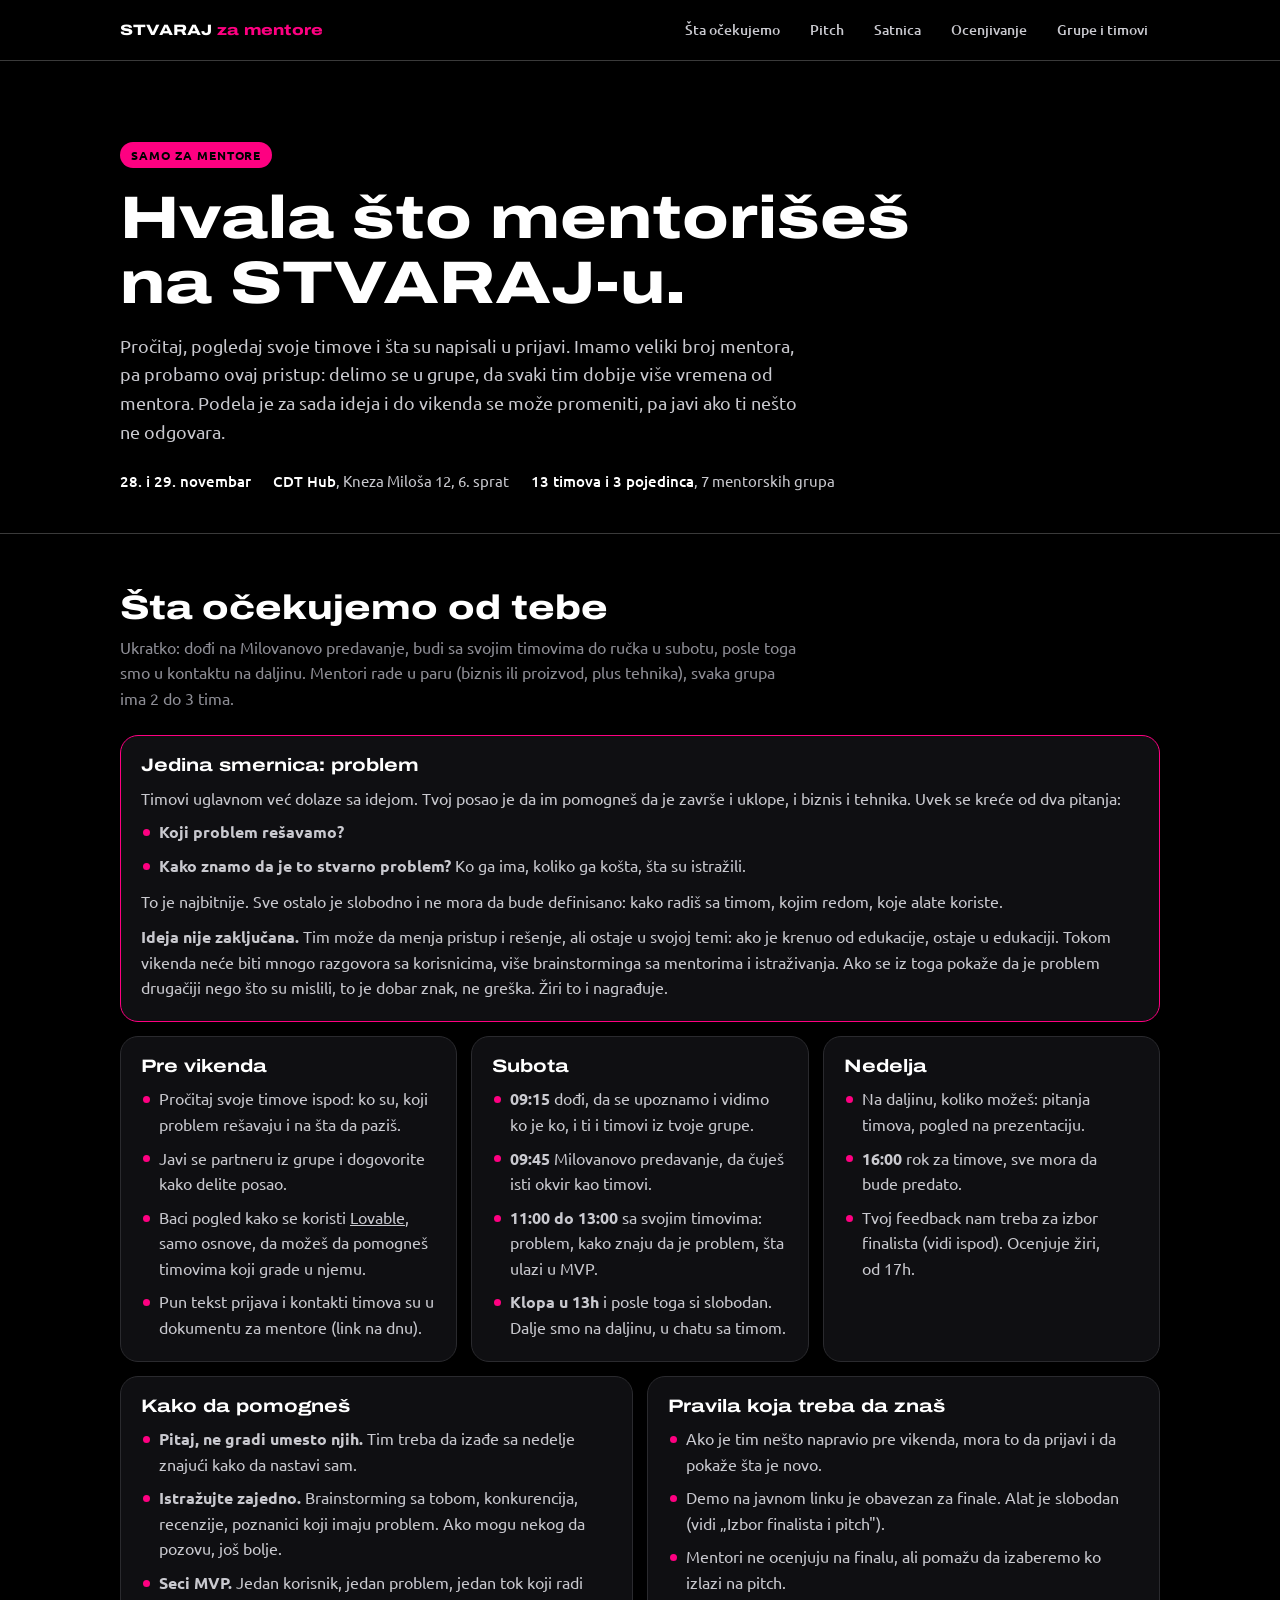
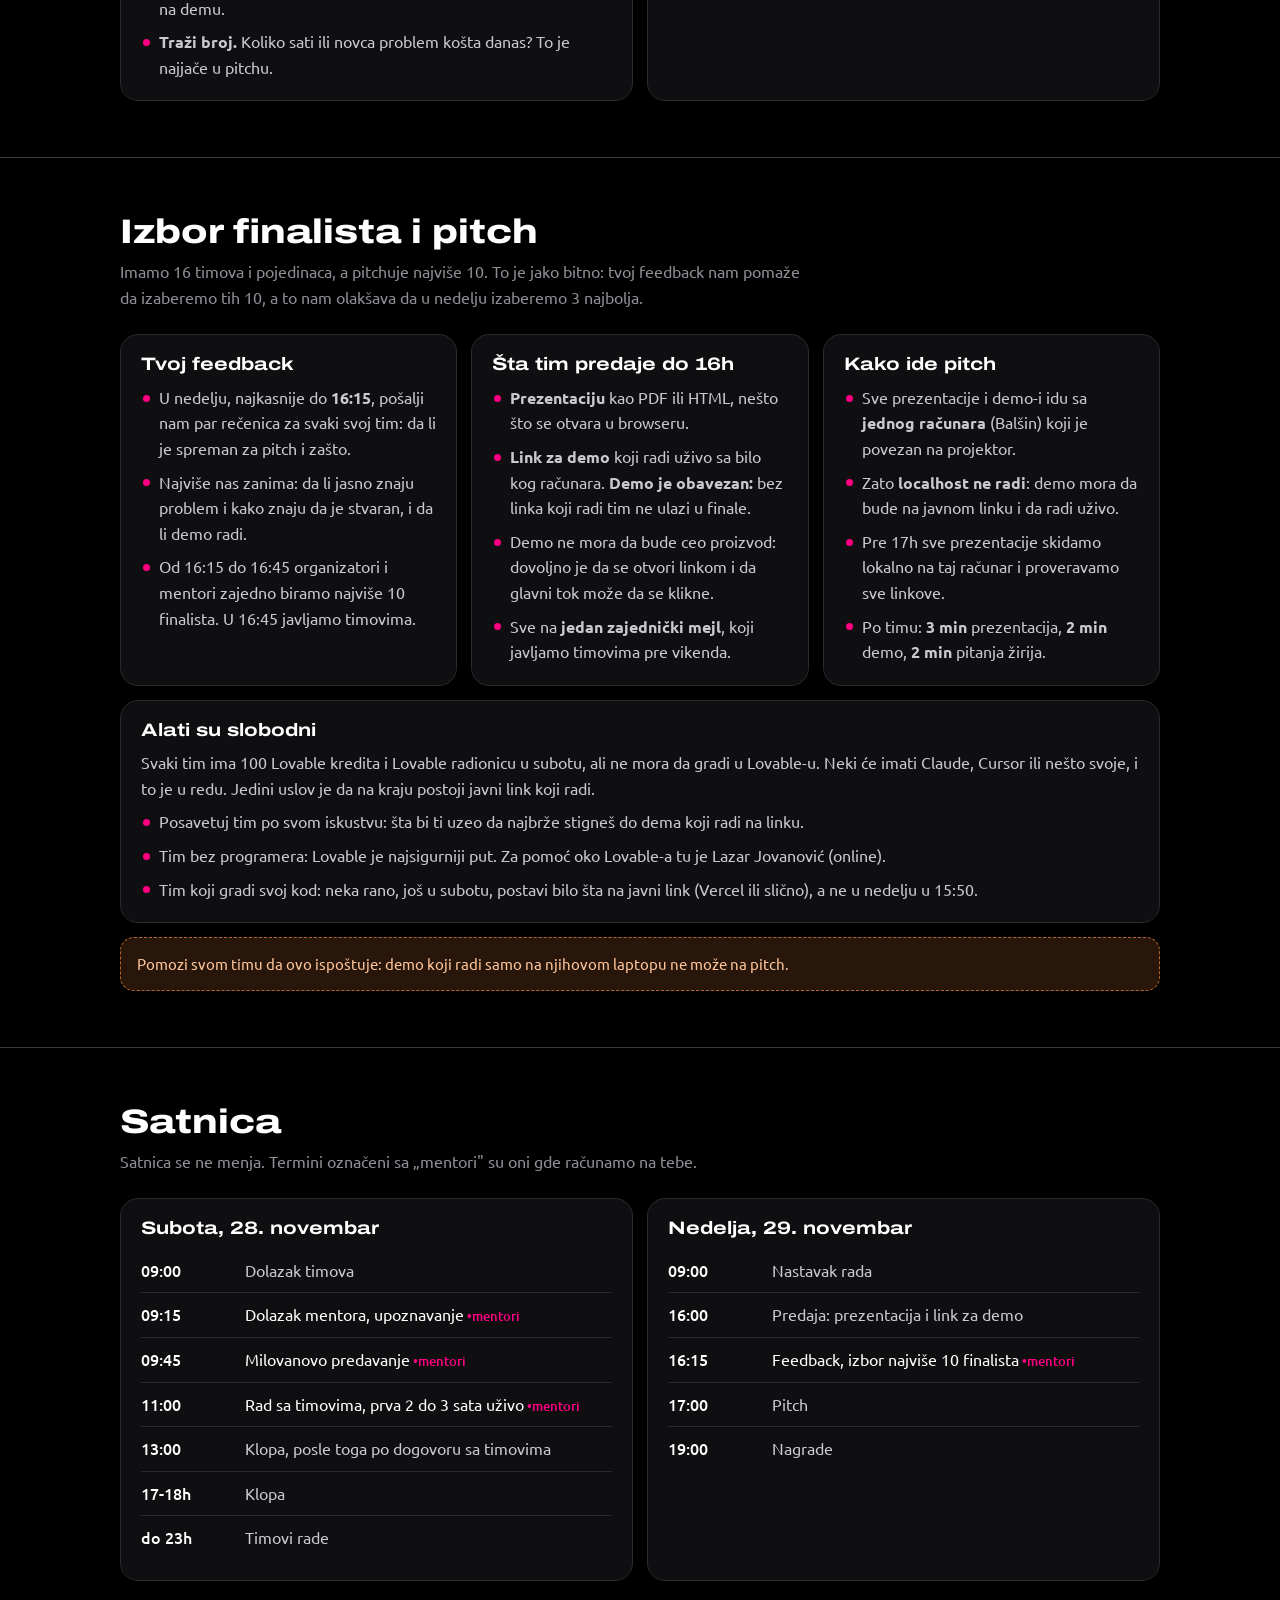
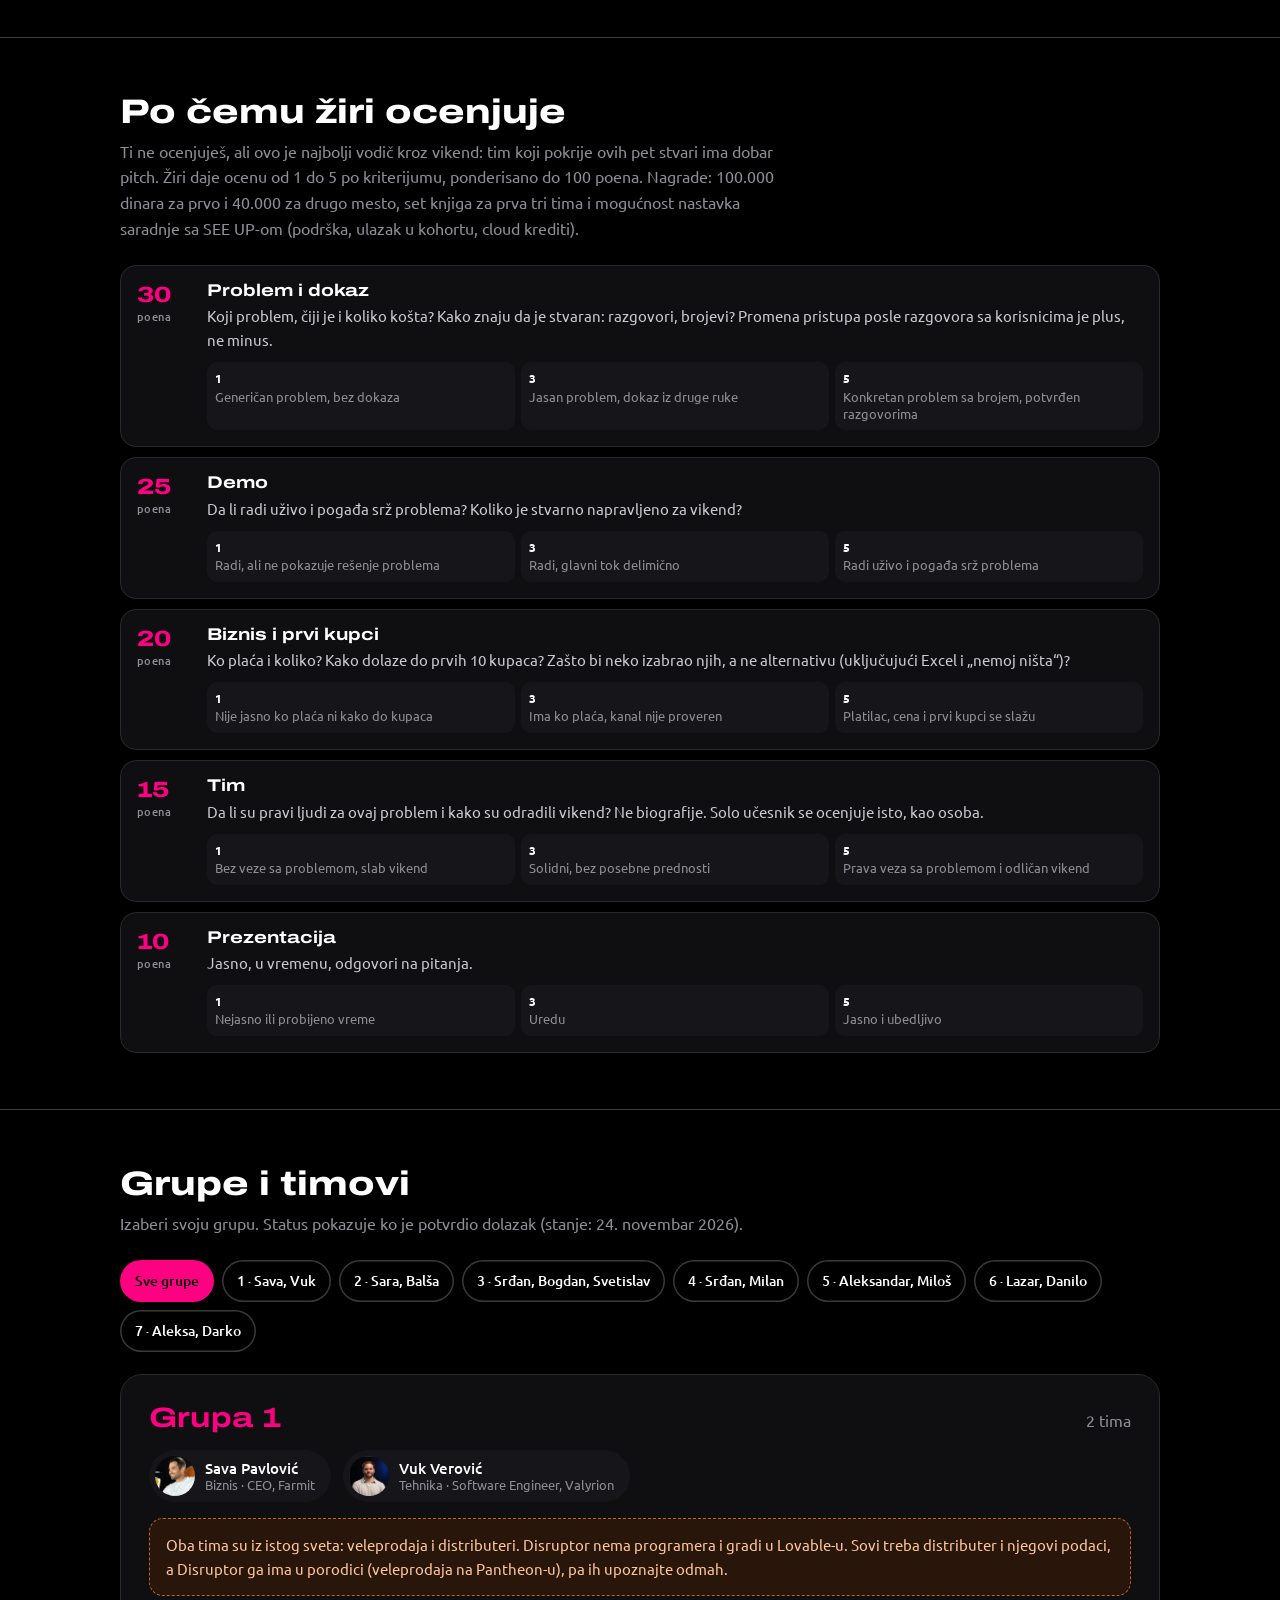
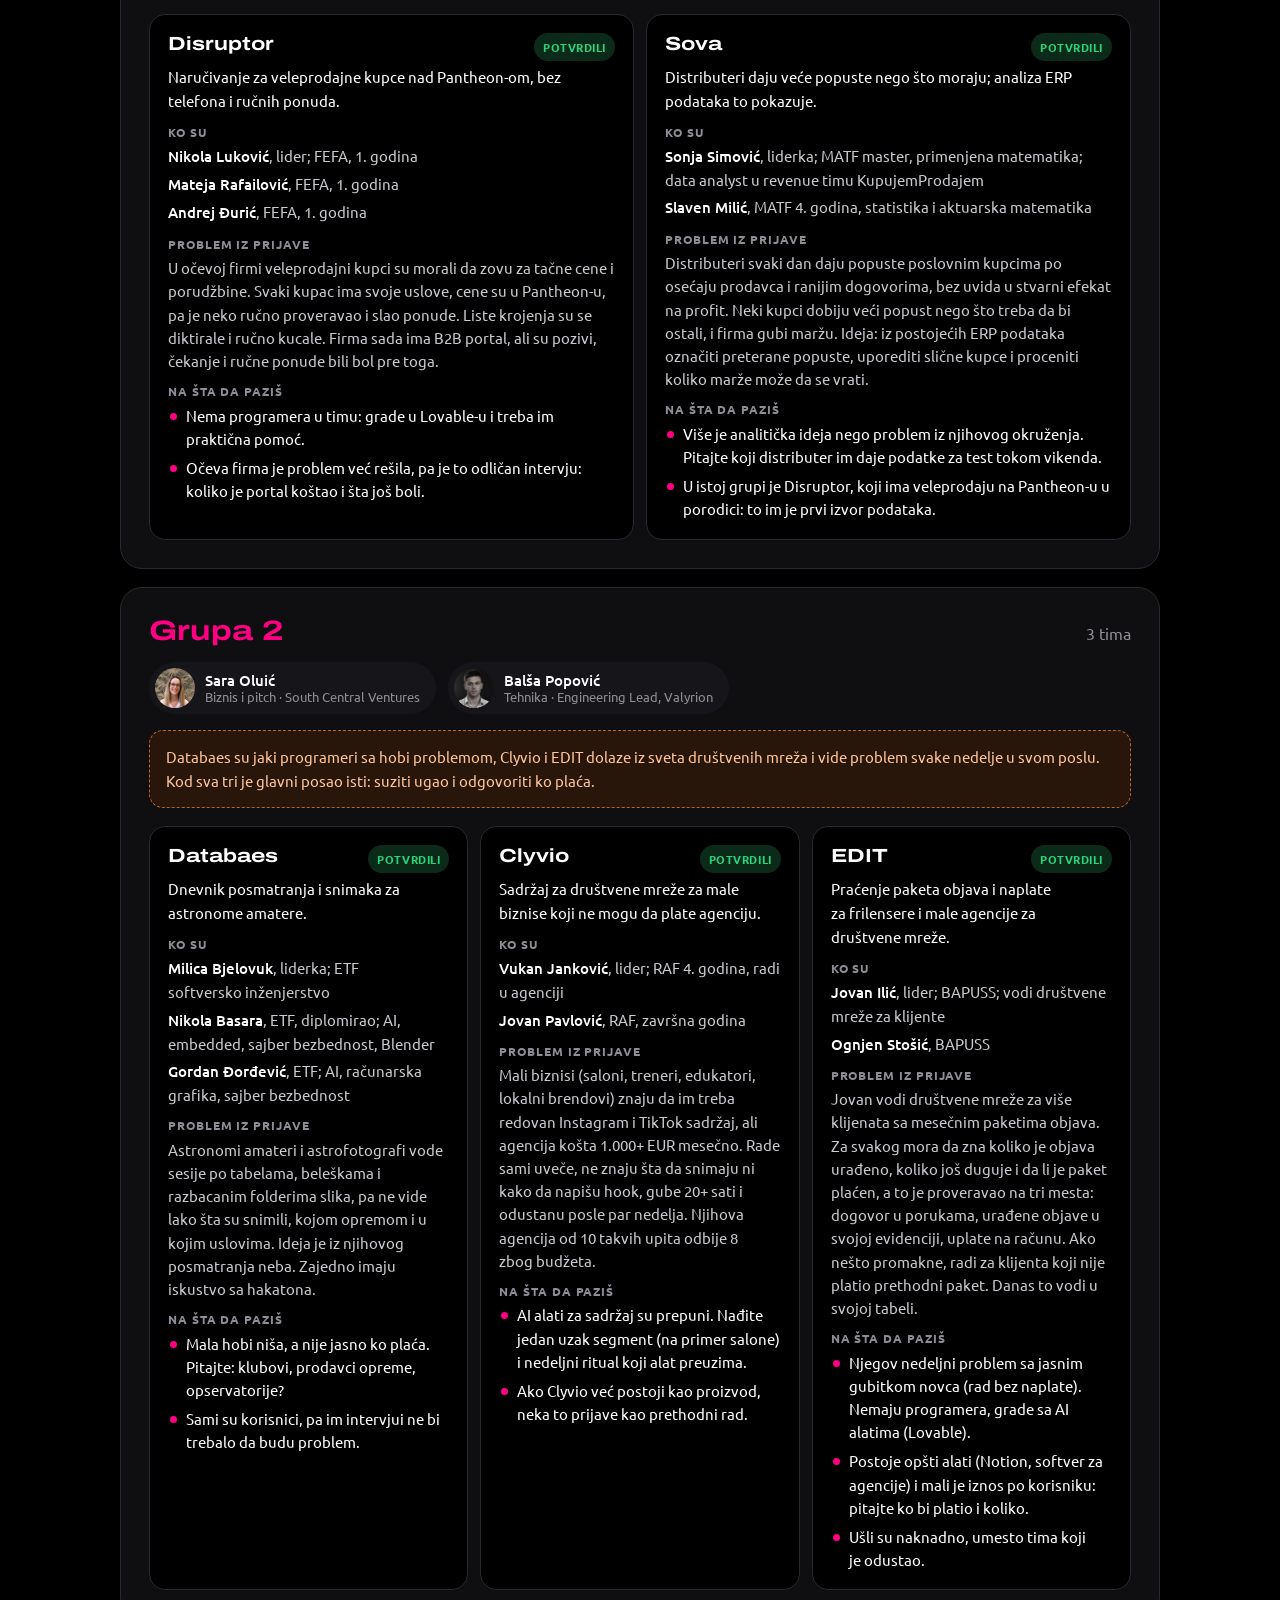
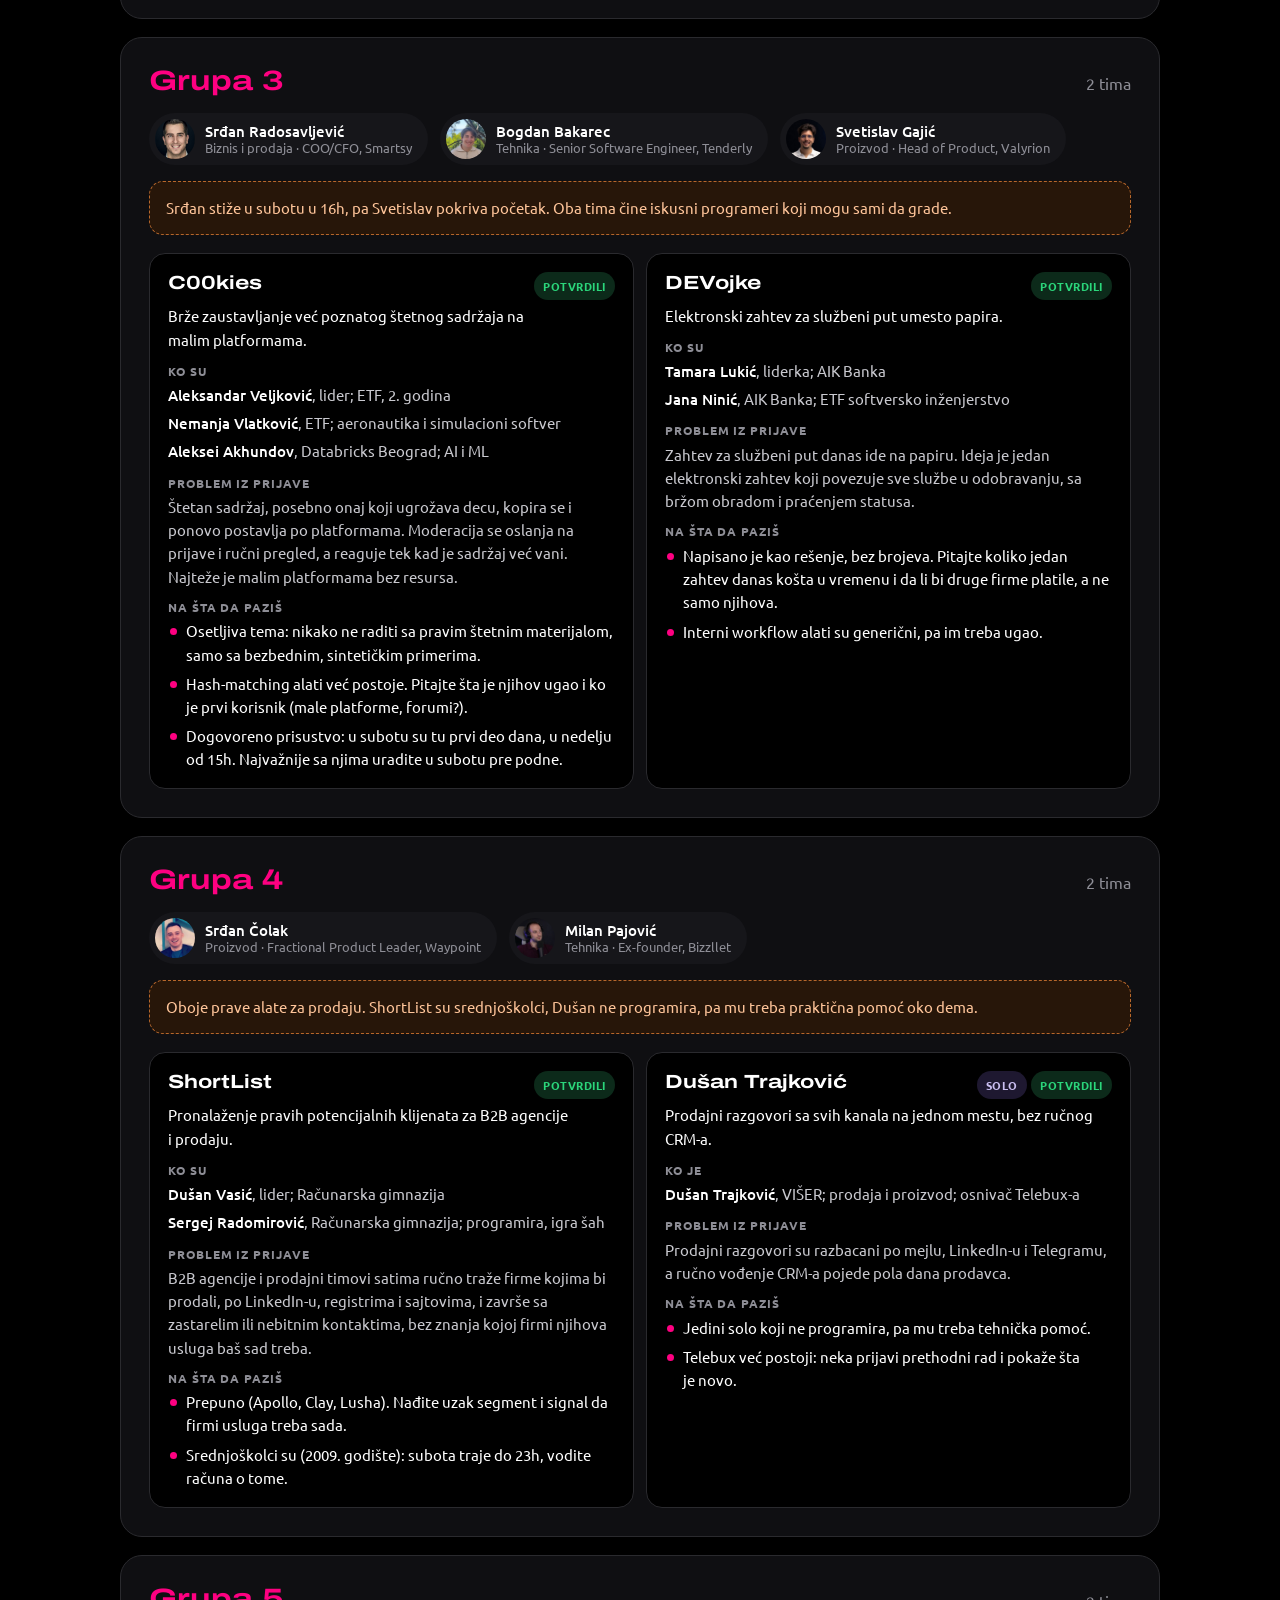
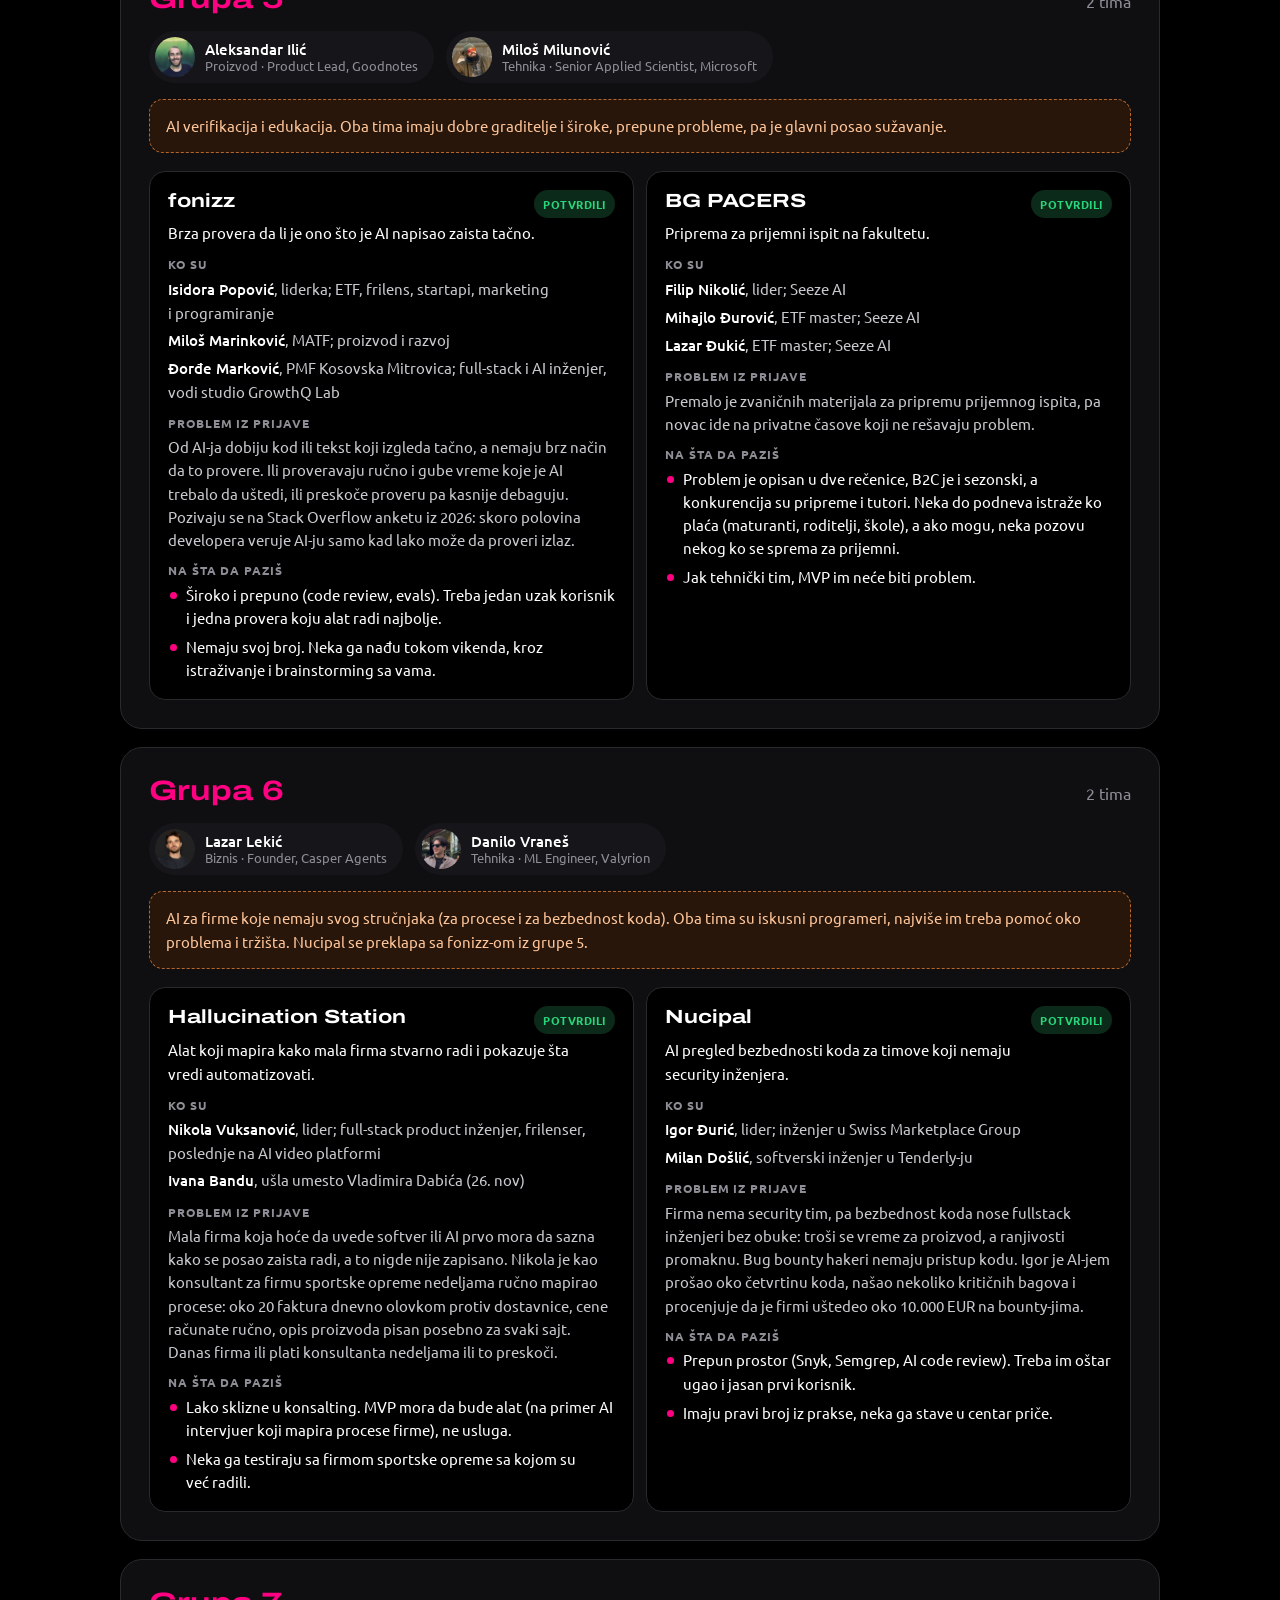
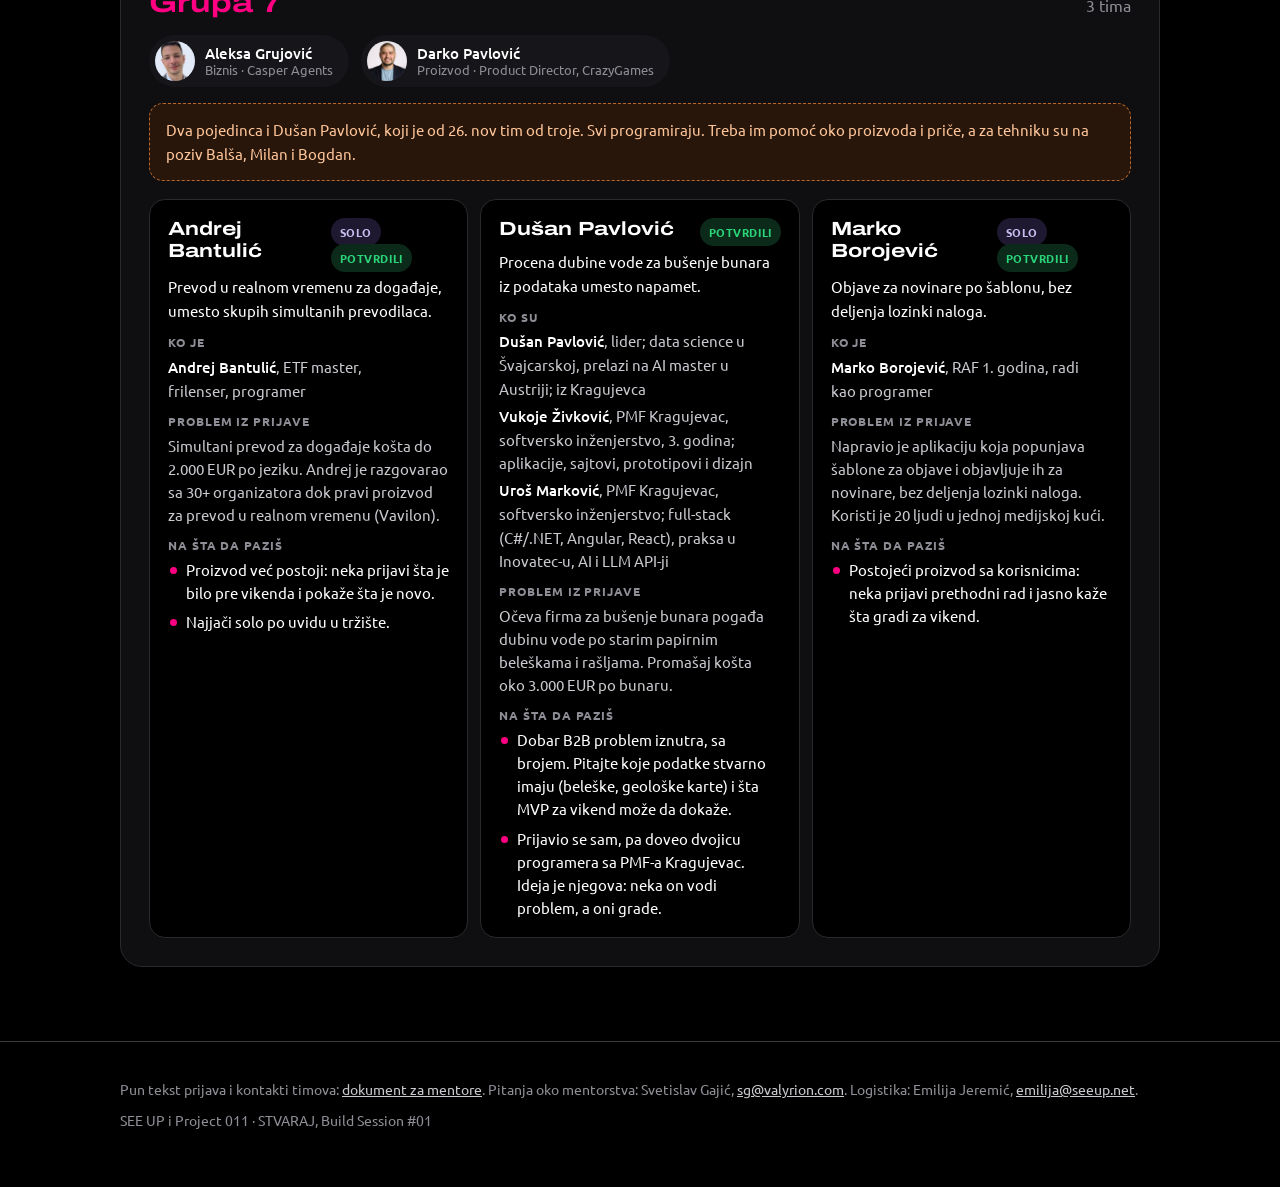
<file: mentori.html>
<!doctype html>
<html lang="sr-Latn">
<head>
<meta charset="utf-8">
<meta name="viewport" content="width=device-width, initial-scale=1, viewport-fit=cover">
<title>STVARAJ · Za mentore</title>
<meta name="description" content="STVARAJ, SEE UP Build Session #01: šta se očekuje od mentora, satnica, grupe i timovi.">
<meta name="robots" content="noindex, nofollow">
<meta name="theme-color" content="#000000">
<link rel="preconnect" href="https://fonts.googleapis.com">
<link rel="preconnect" href="https://fonts.gstatic.com" crossorigin>
<link rel="stylesheet" href="https://fonts.googleapis.com/css2?family=Archivo:wdth,wght@100..125,700..800&family=Ubuntu:wght@400;500;700&display=swap">
<link rel="stylesheet" href="/stvaraj-interno.css">
</head>
<body>
<header class="traka">
  <div class="wrap">
    <a class="znak" href="#vrh">STVARAJ <span>za mentore</span></a>
    <nav aria-label="Sekcije">
      <a href="#ocekivanja">Šta očekujemo</a>
      <a href="#pitch">Pitch</a>
      <a href="#satnica">Satnica</a>
      <a href="#kriterijumi">Ocenjivanje</a>
      <a href="#grupe">Grupe i timovi</a>
    </nav>
  </div>
</header>

<main id="vrh">
  <div class="wrap hero">
    <span class="oznaka">Samo za mentore</span>
    <h1>Hvala što mentorišeš na STVARAJ-u.</h1>
    <p class="uvod">Pročitaj, pogledaj svoje timove i šta su napisali u prijavi. Imamo veliki broj mentora, pa probamo ovaj pristup: delimo se u grupe, da svaki tim dobije više vremena od mentora. Podela je za sada ideja i do vikenda se može promeniti, pa javi ako ti nešto ne odgovara.</p>
    <div class="cinjenice">
      <span><b>28. i 29. novembar</b></span>
      <span><b>CDT Hub</b>, Kneza Miloša 12, 6. sprat</span>
      <span><b>13 timova i 3 pojedinca</b>, 7 mentorskih grupa</span>
    </div>
  </div>

  <section class="sek" id="ocekivanja">
    <div class="wrap">
      <h2>Šta očekujemo od tebe</h2>
      <p class="pod">Ukratko: dođi na Milovanovo predavanje, budi sa svojim timovima do ručka u subotu, posle toga smo u kontaktu na daljinu. Mentori rade u paru (biznis ili proizvod, plus tehnika), svaka grupa ima 2 do 3 tima.</p>

      <div class="kartica" style="margin-bottom:14px;border-color:var(--pink)">
        <h3>Jedina smernica: problem</h3>
        <p>Timovi uglavnom već dolaze sa idejom. Tvoj posao je da im pomogneš da je završe i uklope, i biznis i tehnika. Uvek se kreće od dva pitanja:</p>
        <ul class="lista">
          <li><b>Koji problem rešavamo?</b></li>
          <li><b>Kako znamo da je to stvarno problem?</b> Ko ga ima, koliko ga košta, šta su istražili.</li>
        </ul>
        <p style="margin-top:10px">To je najbitnije. Sve ostalo je slobodno i ne mora da bude definisano: kako radiš sa timom, kojim redom, koje alate koriste.</p>
        <p style="margin-top:10px"><b>Ideja nije zaključana.</b> Tim može da menja pristup i rešenje, ali ostaje u svojoj temi: ako je krenuo od edukacije, ostaje u edukaciji. Tokom vikenda neće biti mnogo razgovora sa korisnicima, više brainstorminga sa mentorima i istraživanja. Ako se iz toga pokaže da je problem drugačiji nego što su mislili, to je dobar znak, ne greška. Žiri to i nagrađuje.</p>
      </div>

      <div class="mreza">
        <div class="kartica">
          <h3>Pre vikenda</h3>
          <ul class="lista">
            <li>Pročitaj svoje timove ispod: ko su, koji problem rešavaju i na šta da paziš.</li>
            <li>Javi se partneru iz grupe i dogovorite kako delite posao.</li>
            <li>Baci pogled kako se koristi <a href="https://lovable.dev">Lovable</a>, samo osnove, da možeš da pomogneš timovima koji grade u njemu.</li>
            <li>Pun tekst prijava i kontakti timova su u dokumentu za mentore (link na dnu).</li>
          </ul>
        </div>
        <div class="kartica">
          <h3>Subota</h3>
          <ul class="lista">
            <li><b>09:15</b> dođi, da se upoznamo i vidimo ko je ko, i ti i timovi iz tvoje grupe.</li>
            <li><b>09:45</b> Milovanovo predavanje, da čuješ isti okvir kao timovi.</li>
            <li><b>11:00 do 13:00</b> sa svojim timovima: problem, kako znaju da je problem, šta ulazi u MVP.</li>
            <li><b>Klopa u 13h</b> i posle toga si slobodan. Dalje smo na daljinu, u chatu sa timom.</li>
          </ul>
        </div>
        <div class="kartica">
          <h3>Nedelja</h3>
          <ul class="lista">
            <li>Na daljinu, koliko možeš: pitanja timova, pogled na prezentaciju.</li>
            <li><b>16:00</b> rok za timove, sve mora da bude predato.</li>
            <li>Tvoj feedback nam treba za izbor finalista (vidi ispod). Ocenjuje žiri, od 17h.</li>
          </ul>
        </div>
      </div>

      <div class="mreza" style="margin-top:14px">
        <div class="kartica">
          <h3>Kako da pomogneš</h3>
          <ul class="lista">
            <li><b>Pitaj, ne gradi umesto njih.</b> Tim treba da izađe sa nedelje znajući kako da nastavi sam.</li>
            <li><b>Istražujte zajedno.</b> Brainstorming sa tobom, konkurencija, recenzije, poznanici koji imaju problem. Ako mogu nekog da pozovu, još bolje.</li>
            <li><b>Seci MVP.</b> Jedan korisnik, jedan problem, jedan tok koji radi na demu.</li>
            <li><b>Traži broj.</b> Koliko sati ili novca problem košta danas? To je najjače u pitchu.</li>
          </ul>
        </div>
        <div class="kartica">
          <h3>Pravila koja treba da znaš</h3>
          <ul class="lista">
            <li>Ako je tim nešto napravio pre vikenda, mora to da prijavi i da pokaže šta je novo.</li>
            <li>Demo na javnom linku je obavezan za finale. Alat je slobodan (vidi „Izbor finalista i pitch").</li>
            <li>Mentori ne ocenjuju na finalu, ali pomažu da izaberemo ko izlazi na pitch.</li>
          </ul>
        </div>
      </div>
    </div>
  </section>

  <section class="sek" id="pitch">
    <div class="wrap">
      <h2>Izbor finalista i pitch</h2>
      <p class="pod">Imamo 16 timova i pojedinaca, a pitchuje najviše 10. To je jako bitno: tvoj feedback nam pomaže da izaberemo tih 10, a to nam olakšava da u nedelju izaberemo 3 najbolja.</p>
      <div class="mreza">
        <div class="kartica">
          <h3>Tvoj feedback</h3>
          <ul class="lista">
            <li>U nedelju, najkasnije do <b>16:15</b>, pošalji nam par rečenica za svaki svoj tim: da li je spreman za pitch i zašto.</li>
            <li>Najviše nas zanima: da li jasno znaju problem i kako znaju da je stvaran, i da li demo radi.</li>
            <li>Od 16:15 do 16:45 organizatori i mentori zajedno biramo najviše 10 finalista. U 16:45 javljamo timovima.</li>
          </ul>
        </div>
        <div class="kartica">
          <h3>Šta tim predaje do 16h</h3>
          <ul class="lista">
            <li><b>Prezentaciju</b> kao PDF ili HTML, nešto što se otvara u browseru.</li>
            <li><b>Link za demo</b> koji radi uživo sa bilo kog računara. <b>Demo je obavezan:</b> bez linka koji radi tim ne ulazi u finale.</li>
            <li>Demo ne mora da bude ceo proizvod: dovoljno je da se otvori linkom i da glavni tok može da se klikne.</li>
            <li>Sve na <b>jedan zajednički mejl</b>, koji javljamo timovima pre vikenda.</li>
          </ul>
        </div>
        <div class="kartica">
          <h3>Kako ide pitch</h3>
          <ul class="lista">
            <li>Sve prezentacije i demo-i idu sa <b>jednog računara</b> (Balšin) koji je povezan na projektor.</li>
            <li>Zato <b>localhost ne radi</b>: demo mora da bude na javnom linku i da radi uživo.</li>
            <li>Pre 17h sve prezentacije skidamo lokalno na taj računar i proveravamo sve linkove.</li>
            <li>Po timu: <b>3 min</b> prezentacija, <b>2 min</b> demo, <b>2 min</b> pitanja žirija.</li>
          </ul>
        </div>
      </div>

      <div class="kartica" style="margin-top:14px">
        <h3>Alati su slobodni</h3>
        <p>Svaki tim ima 100 Lovable kredita i Lovable radionicu u subotu, ali ne mora da gradi u Lovable-u. Neki će imati Claude, Cursor ili nešto svoje, i to je u redu. Jedini uslov je da na kraju postoji javni link koji radi.</p>
        <ul class="lista">
          <li>Posavetuj tim po svom iskustvu: šta bi ti uzeo da najbrže stigneš do dema koji radi na linku.</li>
          <li>Tim bez programera: Lovable je najsigurniji put. Za pomoć oko Lovable-a tu je Lazar Jovanović (online).</li>
          <li>Tim koji gradi svoj kod: neka rano, još u subotu, postavi bilo šta na javni link (Vercel ili slično), a ne u nedelju u 15:50.</li>
        </ul>
      </div>
      <p class="napomena" style="margin-top:14px">Pomozi svom timu da ovo ispoštuje: demo koji radi samo na njihovom laptopu ne može na pitch.</p>
    </div>
  </section>

  <section class="sek" id="satnica">
    <div class="wrap">
      <h2>Satnica</h2>
      <p class="pod">Satnica se ne menja. Termini označeni sa „mentori" su oni gde računamo na tebe.</p>
      <div class="satnica">
        <div class="kartica">
          <h3>Subota, 28. novembar</h3>
          <ol>
            <li><time>09:00</time><span>Dolazak timova</span></li>
            <li><time>09:15</time><span class="mentor">Dolazak mentora, upoznavanje</span></li>
            <li><time>09:45</time><span class="mentor">Milovanovo predavanje</span></li>
            <li><time>11:00</time><span class="mentor">Rad sa timovima, prva 2 do 3 sata uživo</span></li>
            <li><time>13:00</time><span>Klopa, posle toga po dogovoru sa timovima</span></li>
            <li><time>17-18h</time><span>Klopa</span></li>
            <li><time>do 23h</time><span>Timovi rade</span></li>
          </ol>
        </div>
        <div class="kartica">
          <h3>Nedelja, 29. novembar</h3>
          <ol>
            <li><time>09:00</time><span>Nastavak rada</span></li>
            <li><time>16:00</time><span>Predaja: prezentacija i link za demo</span></li>
            <li><time>16:15</time><span class="mentor">Feedback, izbor najviše 10 finalista</span></li>
            <li><time>17:00</time><span>Pitch</span></li>
            <li><time>19:00</time><span>Nagrade</span></li>
          </ol>
        </div>
      </div>
    </div>
  </section>

  <section class="sek" id="kriterijumi">
    <div class="wrap">
      <h2>Po čemu žiri ocenjuje</h2>
      <p class="pod">Ti ne ocenjuješ, ali ovo je najbolji vodič kroz vikend: tim koji pokrije ovih pet stvari ima dobar pitch. Žiri daje ocenu od 1 do 5 po kriterijumu, ponderisano do 100 poena. Nagrade: 100.000 dinara za prvo i 40.000 za drugo mesto, set knjiga za prva tri tima i mogućnost nastavka saradnje sa SEE UP-om (podrška, ulazak u kohortu, cloud krediti).</p>
      <div class="krit" id="krit"></div>
    </div>
  </section>

  <section class="sek" id="grupe">
    <div class="wrap">
      <h2>Grupe i timovi</h2>
      <p class="pod">Izaberi svoju grupu. Status pokazuje ko je potvrdio dolazak (stanje: <span id="azurirano"></span>).</p>
      <div class="cipovi" id="cipovi" role="group" aria-label="Izbor grupe"></div>
      <div id="lista-grupa"></div>
    </div>
  </section>
</main>

<footer class="podnozje">
  <div class="wrap">
    <p>Pun tekst prijava i kontakti timova: <a id="dok" href="#">dokument za mentore</a>. Pitanja oko mentorstva: Svetislav Gajić, <a href="mailto:sg@valyrion.com">sg@valyrion.com</a>. Logistika: Emilija Jeremić, <a href="mailto:emilija@seeup.net">emilija@seeup.net</a>.</p>
    <p style="margin-top:8px">SEE UP i Project 011 · STVARAJ, Build Session #01</p>
  </div>
</footer>

<script src="/stvaraj-podaci.js"></script>
<script>
(function(){
  var S = window.STVARAJ;
  function el(tag, cls, html){ var e=document.createElement(tag); if(cls) e.className=cls; if(html!=null) e.innerHTML=html; return e; }
  function esc(s){ return String(s).replace(/[&<>"]/g,function(c){return {"&":"&amp;","<":"&lt;",">":"&gt;",'"':"&quot;"}[c];}); }
  function inicijali(ime){ return ime.split(" ").map(function(d){return d[0];}).join("").slice(0,2); }

  document.getElementById("azurirano").textContent = S.azurirano;
  document.getElementById("dok").href = S.dokument;

  // kriterijumi
  var krit = document.getElementById("krit");
  S.kriterijumi.forEach(function(k){
    var r = el("div","krit-red");
    r.innerHTML = '<div class="tezina">'+k.tezina+'<small>poena</small></div>'+
      '<div><h3>'+esc(k.naziv)+'</h3><p>'+esc(k.pitanje)+'</p>'+
      '<div class="skala"><span><b>1</b>'+esc(k.skala[0])+'</span><span><b>3</b>'+esc(k.skala[1])+'</span><span><b>5</b>'+esc(k.skala[2])+'</span></div></div>';
    krit.appendChild(r);
  });

  // grupe
  var lista = document.getElementById("lista-grupa");
  var cipovi = document.getElementById("cipovi");
  var kartice = {};

  function mentorK(slug){
    var m = S.mentori[slug];
    var k = el("div","mentor-k");
    var img = new Image(); img.alt=""; img.loading="lazy"; img.src="/ljudi-"+slug+".jpg";
    img.onerror=function(){ var i=el("span","inic",esc(inicijali(m.ime))); img.replaceWith(i); };
    k.appendChild(img);
    k.appendChild(el("div",null,"<b>"+esc(m.ime)+"</b><small>"+esc(m.oblast)+" · "+esc(m.uloga)+"</small>"));
    return k;
  }

  function timK(id){
    var t = S.timovi[id];
    var k = el("article","tim");
    var bedzevi = (t.solo?'<span class="bedz solo">solo</span> ':'')+
      (t.status==="potvrdjeno"?'<span class="bedz ok">potvrdili</span>':'<span class="bedz ceka">čeka potvrdu</span>');
    var clanovi = t.clanovi.map(function(c){ return '<p class="clan"><b>'+esc(c[0])+'</b>, '+esc(c[1])+'</p>'; }).join("");
    k.innerHTML = '<div class="tim-glava"><h4>'+esc(t.naziv)+'</h4><div>'+bedzevi+'</div></div>'+
      '<p class="kratko">'+esc(t.kratko)+'</p>'+
      '<h5>'+(t.solo?'Ko je':'Ko su')+'</h5>'+clanovi+
      '<h5>Problem iz prijave</h5><p class="problem">'+esc(t.problem)+'</p>'+
      '<h5>Na šta da paziš</h5><ul class="lista">'+t.pazite.map(function(p){return "<li>"+esc(p)+"</li>";}).join("")+'</ul>';
    return k;
  }

  S.grupe.forEach(function(g){
    var sek = el("section","grupa"); sek.id = "grupa-"+g.br;
    var imena = g.mentori.map(function(s){ return S.mentori[s].ime.split(" ")[0]; });
    var glava = el("div","grupa-glava");
    glava.innerHTML = '<h3><span>Grupa '+g.br+'</span></h3><p style="color:var(--tekst-3)">'+g.timovi.length+(g.timovi.length===1?' tim':' tima')+'</p>';
    sek.appendChild(glava);
    var m = el("div","mentori"); g.mentori.forEach(function(s){ m.appendChild(mentorK(s)); }); sek.appendChild(m);
    if(g.napomena) sek.appendChild(el("p","napomena",esc(g.napomena)));
    var t = el("div","timovi"); g.timovi.forEach(function(id){ t.appendChild(timK(id)); }); sek.appendChild(t);
    lista.appendChild(sek);
    kartice[g.br] = sek;

    var c = el("button","cip", g.br+" · "+esc(imena.join(", ")));
    c.type="button"; c.dataset.g=g.br; cipovi.appendChild(c);
  });
  var sve = el("button","cip","Sve grupe"); sve.type="button"; sve.dataset.g="sve"; cipovi.insertBefore(sve, cipovi.firstChild);

  function izaberi(g, skroluj){
    Array.prototype.forEach.call(cipovi.children,function(c){ c.setAttribute("aria-pressed", String(c.dataset.g===String(g))); });
    Object.keys(kartice).forEach(function(br){ kartice[br].hidden = (g!=="sve" && String(br)!==String(g)); });
    try{ history.replaceState(null,"", g==="sve" ? location.pathname : location.pathname+"?g="+g); }catch(e){}
    if(skroluj) document.getElementById("grupe").scrollIntoView();
  }
  cipovi.addEventListener("click",function(e){ var b=e.target.closest(".cip"); if(b) izaberi(b.dataset.g,false); });
  var q = new URLSearchParams(location.search).get("g");
  if(q && kartice[q]) izaberi(q, true); else izaberi("sve", false);
})();
</script>
</body>
</html>
</file>
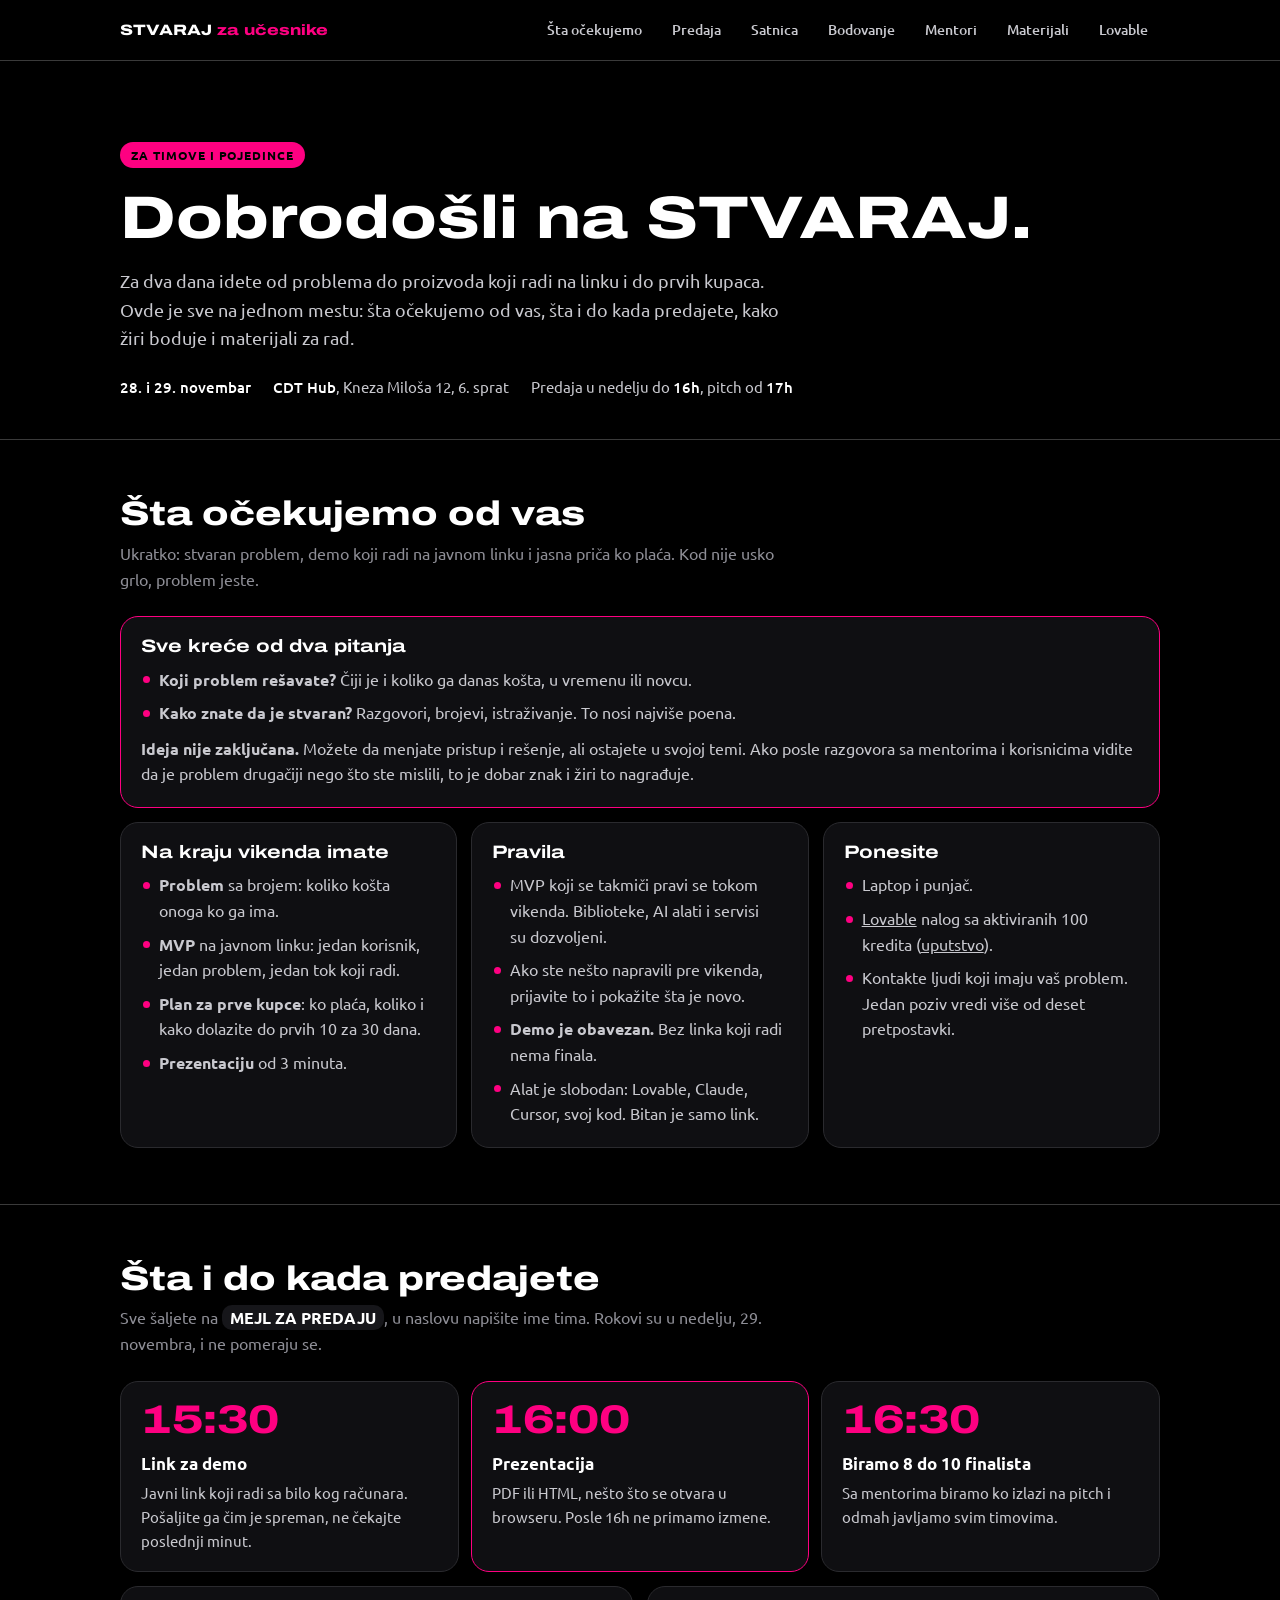
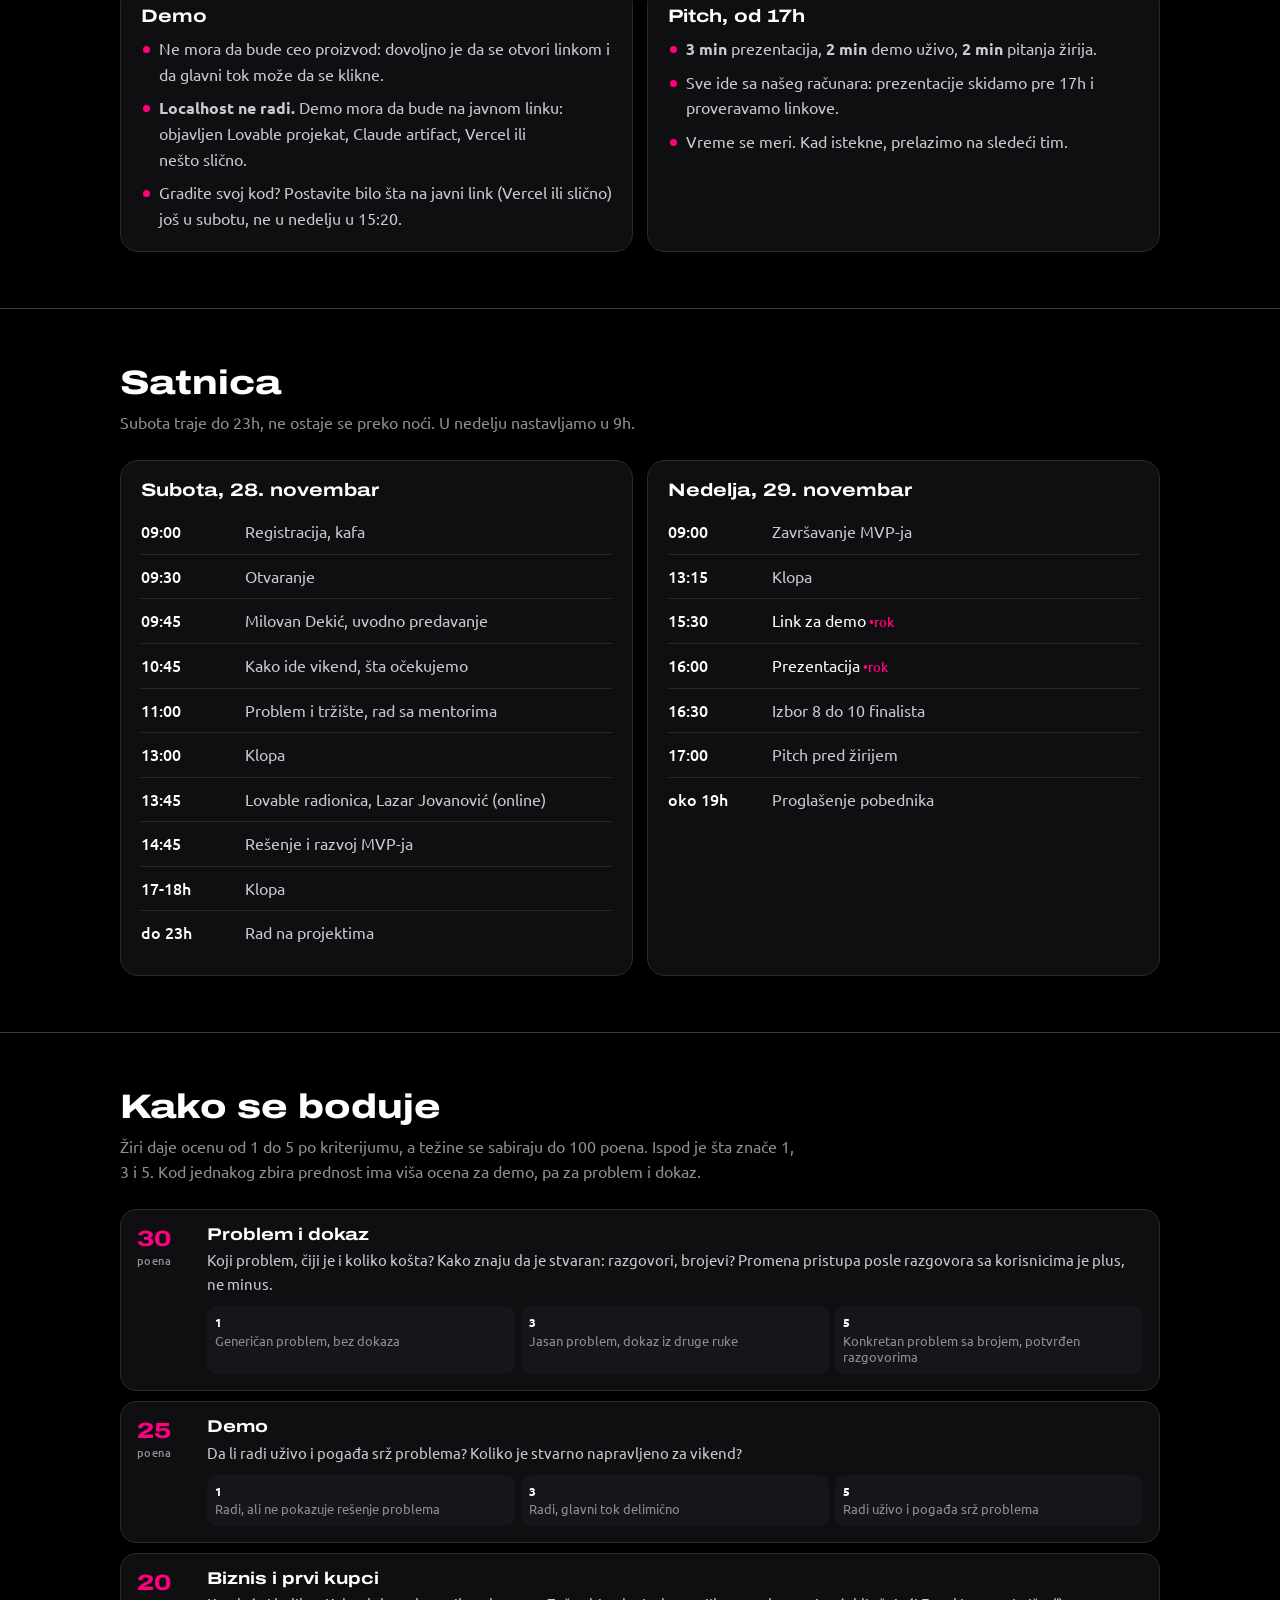
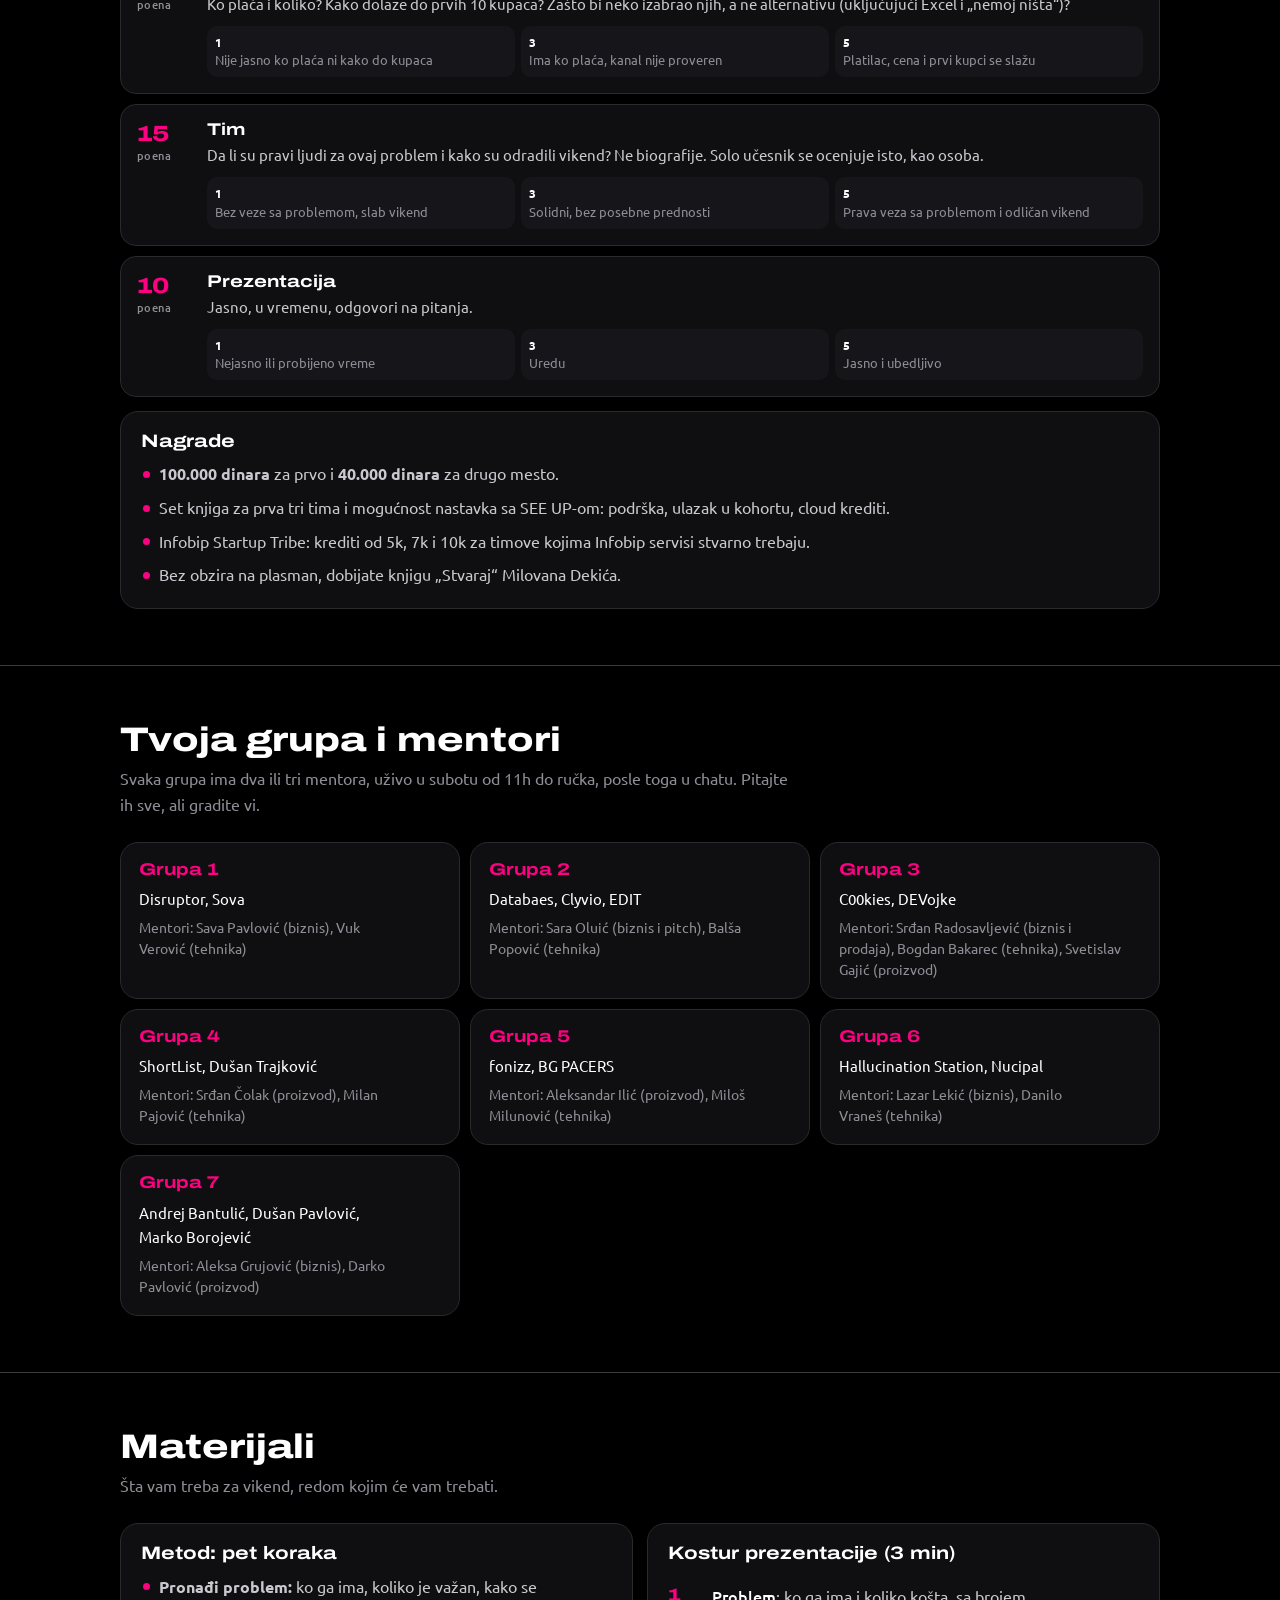
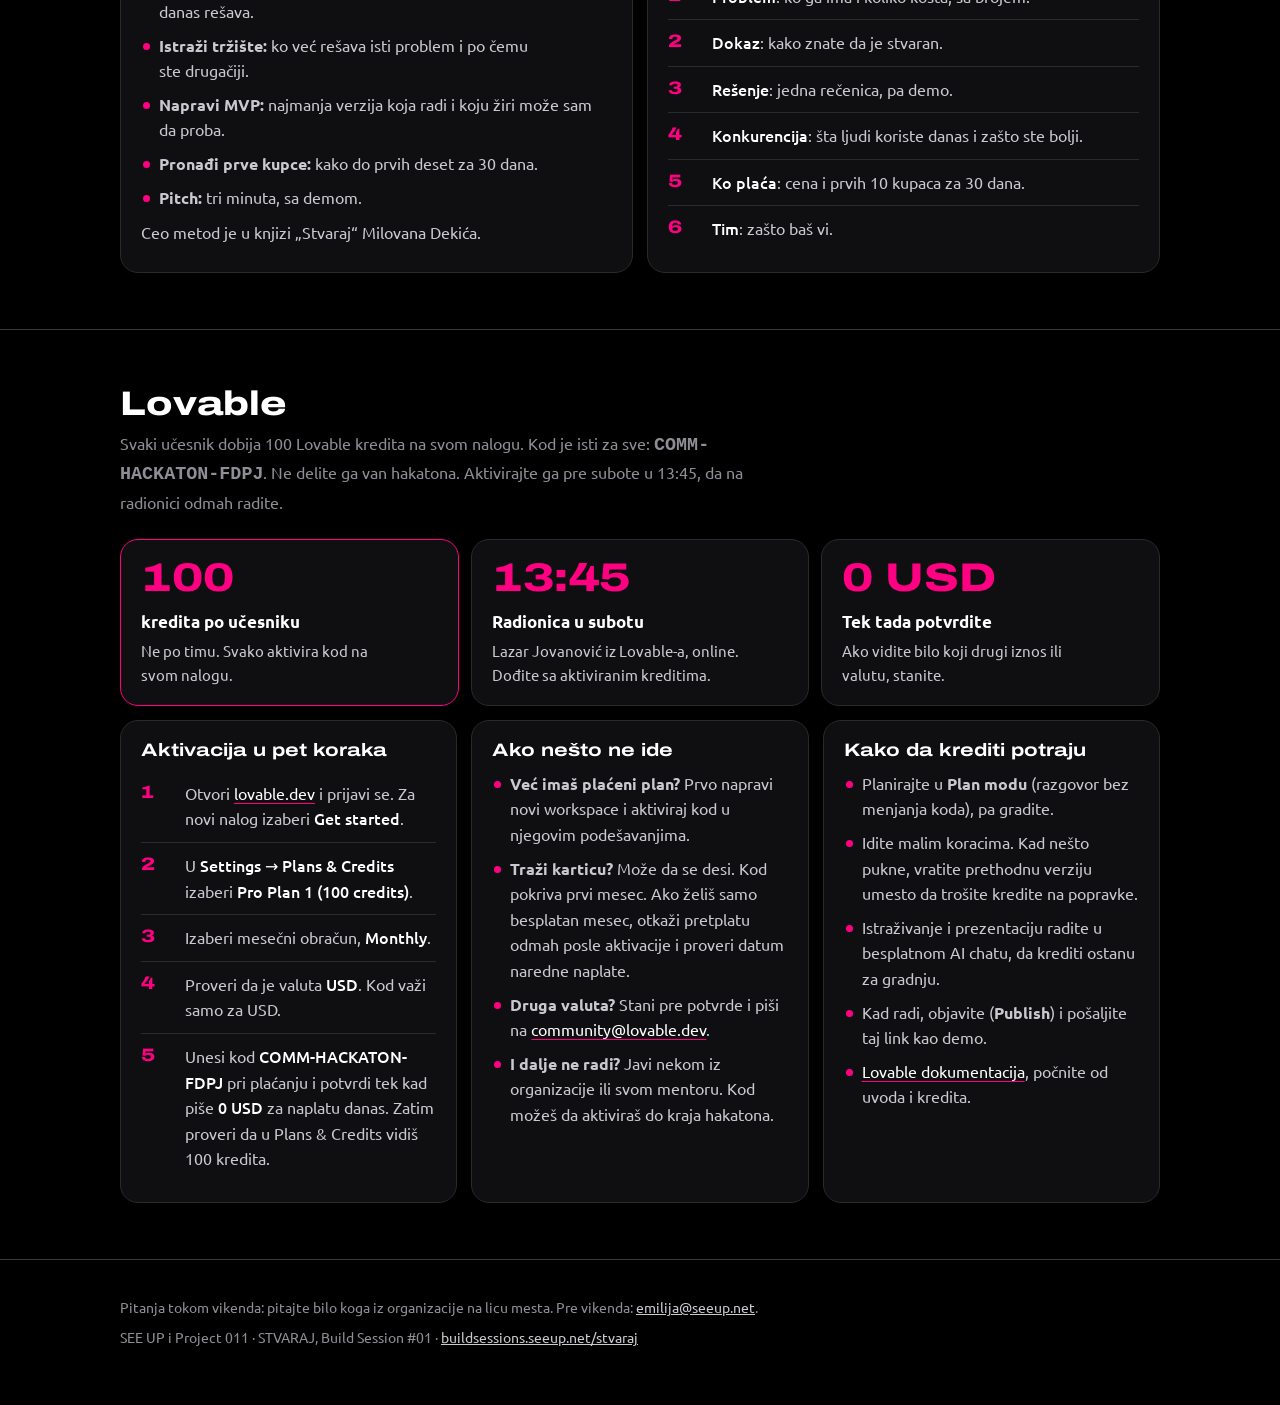
<file: ucesnici.html>
<!doctype html>
<html lang="sr-Latn">
<head>
<meta charset="utf-8">
<meta name="viewport" content="width=device-width, initial-scale=1, viewport-fit=cover">
<title>STVARAJ · Za učesnike</title>
<meta name="description" content="STVARAJ, SEE UP Build Session #01: šta očekujemo od timova, satnica, predaja, kako se boduje i materijali.">
<meta name="robots" content="noindex, nofollow">
<meta name="theme-color" content="#000000">
<link rel="preconnect" href="https://fonts.googleapis.com">
<link rel="preconnect" href="https://fonts.gstatic.com" crossorigin>
<link rel="stylesheet" href="https://fonts.googleapis.com/css2?family=Archivo:wdth,wght@100..125,700..800&family=Ubuntu:wght@400;500;700&display=swap">
<link rel="stylesheet" href="/stvaraj-interno.css">
<style>
.rokovi{display:grid;gap:12px;grid-template-columns:repeat(auto-fit,minmax(min(100%,220px),1fr));margin-bottom:14px}
.rok{background:var(--ploca);border:1px solid var(--ploca-ivica);border-radius:18px;padding:18px 20px}
.rok.glavni{border-color:var(--pink)}
.rok time{display:block;font:800 clamp(30px,4vw,40px)/1 var(--f-naslov);font-stretch:125%;color:var(--pink);font-variant-numeric:tabular-nums}
.rok b{display:block;margin-top:10px;font-weight:700;font-size:17px}
.rok p{color:var(--tekst-2);font-size:15px;margin-top:4px}
.mejl{font-weight:700;color:#fff;background:#16161A;border-radius:10px;padding:2px 8px;white-space:nowrap}
.satnica .moj{color:#fff}
.satnica .moj::after{content:" \2022 rok";color:var(--pink);font-size:13px;font-weight:500}
.deck li{counter-increment:d;display:grid;grid-template-columns:34px 1fr;gap:10px;padding:10px 0;border-top:1px solid var(--ploca-ivica);color:var(--tekst-2)}
.deck li:first-child{border-top:0}
.deck li::before{content:counter(d);font:800 18px/1.3 var(--f-naslov);font-stretch:125%;color:var(--pink)}
.deck li b{color:#fff;font-weight:500}
.deck{counter-reset:d}
.grupe-u{display:grid;gap:10px;grid-template-columns:repeat(auto-fit,minmax(min(100%,300px),1fr))}
.grupa-u{background:var(--ploca);border:1px solid var(--ploca-ivica);border-radius:18px;padding:18px}
.grupa-u h3{font-size:17px;margin-bottom:8px}
.grupa-u h3 span{color:var(--pink)}
.grupa-u .tm{color:#fff;font-size:15px}
.grupa-u .mn{color:var(--tekst-3);font-size:14px;margin-top:6px;line-height:1.5}
.mat a{color:#fff;text-decoration-color:var(--pink);text-underline-offset:3px}
</style>
</head>
<body>
<header class="traka">
  <div class="wrap">
    <a class="znak" href="#vrh">STVARAJ <span>za učesnike</span></a>
    <nav aria-label="Sekcije">
      <a href="#ocekujemo">Šta očekujemo</a>
      <a href="#predaja">Predaja</a>
      <a href="#satnica">Satnica</a>
      <a href="#bodovanje">Bodovanje</a>
      <a href="#mentori">Mentori</a>
      <a href="#materijali">Materijali</a>
      <a href="#lovable">Lovable</a>
    </nav>
  </div>
</header>

<main id="vrh">
  <div class="wrap hero">
    <span class="oznaka">Za timove i pojedince</span>
    <h1>Dobrodošli na STVARAJ.</h1>
    <p class="uvod">Za dva dana idete od problema do proizvoda koji radi na linku i do prvih kupaca. Ovde je sve na jednom mestu: šta očekujemo od vas, šta i do kada predajete, kako žiri boduje i materijali za rad.</p>
    <div class="cinjenice">
      <span><b>28. i 29. novembar</b></span>
      <span><b>CDT Hub</b>, Kneza Miloša 12, 6. sprat</span>
      <span>Predaja u nedelju do <b>16h</b>, pitch od <b>17h</b></span>
    </div>
  </div>

  <section class="sek" id="ocekujemo">
    <div class="wrap">
      <h2>Šta očekujemo od vas</h2>
      <p class="pod">Ukratko: stvaran problem, demo koji radi na javnom linku i jasna priča ko plaća. Kod nije usko grlo, problem jeste.</p>

      <div class="kartica" style="margin-bottom:14px;border-color:var(--pink)">
        <h3>Sve kreće od dva pitanja</h3>
        <ul class="lista">
          <li><b>Koji problem rešavate?</b> Čiji je i koliko ga danas košta, u vremenu ili novcu.</li>
          <li><b>Kako znate da je stvaran?</b> Razgovori, brojevi, istraživanje. To nosi najviše poena.</li>
        </ul>
        <p style="margin-top:10px"><b>Ideja nije zaključana.</b> Možete da menjate pristup i rešenje, ali ostajete u svojoj temi. Ako posle razgovora sa mentorima i korisnicima vidite da je problem drugačiji nego što ste mislili, to je dobar znak i žiri to nagrađuje.</p>
      </div>

      <div class="mreza">
        <div class="kartica">
          <h3>Na kraju vikenda imate</h3>
          <ul class="lista">
            <li><b>Problem</b> sa brojem: koliko košta onoga ko ga ima.</li>
            <li><b>MVP</b> na javnom linku: jedan korisnik, jedan problem, jedan tok koji radi.</li>
            <li><b>Plan za prve kupce</b>: ko plaća, koliko i kako dolazite do prvih 10 za 30 dana.</li>
            <li><b>Prezentaciju</b> od 3 minuta.</li>
          </ul>
        </div>
        <div class="kartica">
          <h3>Pravila</h3>
          <ul class="lista">
            <li>MVP koji se takmiči pravi se tokom vikenda. Biblioteke, AI alati i servisi su dozvoljeni.</li>
            <li>Ako ste nešto napravili pre vikenda, prijavite to i pokažite šta je novo.</li>
            <li><b>Demo je obavezan.</b> Bez linka koji radi nema finala.</li>
            <li>Alat je slobodan: Lovable, Claude, Cursor, svoj kod. Bitan je samo link.</li>
          </ul>
        </div>
        <div class="kartica">
          <h3>Ponesite</h3>
          <ul class="lista">
            <li>Laptop i punjač.</li>
            <li><a href="https://lovable.dev">Lovable</a> nalog sa aktiviranih 100 kredita (<a href="#lovable">uputstvo</a>).</li>
            <li>Kontakte ljudi koji imaju vaš problem. Jedan poziv vredi više od deset pretpostavki.</li>
          </ul>
        </div>
      </div>
    </div>
  </section>

  <section class="sek" id="predaja">
    <div class="wrap">
      <h2>Šta i do kada predajete</h2>
      <p class="pod">Sve šaljete na <span class="mejl" data-mejl>MEJL ZA PREDAJU</span>, u naslovu napišite ime tima. Rokovi su u nedelju, 29. novembra, i ne pomeraju se.</p>
      <div class="rokovi">
        <div class="rok">
          <time>15:30</time>
          <b>Link za demo</b>
          <p>Javni link koji radi sa bilo kog računara. Pošaljite ga čim je spreman, ne čekajte poslednji minut.</p>
        </div>
        <div class="rok glavni">
          <time>16:00</time>
          <b>Prezentacija</b>
          <p>PDF ili HTML, nešto što se otvara u browseru. Posle 16h ne primamo izmene.</p>
        </div>
        <div class="rok">
          <time>16:30</time>
          <b>Biramo 8 do 10 finalista</b>
          <p>Sa mentorima biramo ko izlazi na pitch i odmah javljamo svim timovima.</p>
        </div>
      </div>
      <div class="mreza">
        <div class="kartica">
          <h3>Demo</h3>
          <ul class="lista">
            <li>Ne mora da bude ceo proizvod: dovoljno je da se otvori linkom i da glavni tok može da se klikne.</li>
            <li><b>Localhost ne radi.</b> Demo mora da bude na javnom linku: objavljen Lovable projekat, Claude artifact, Vercel ili nešto slično.</li>
            <li>Gradite svoj kod? Postavite bilo šta na javni link (Vercel ili slično) još u subotu, ne u nedelju u 15:20.</li>
          </ul>
        </div>
        <div class="kartica">
          <h3>Pitch, od 17h</h3>
          <ul class="lista">
            <li><b>3 min</b> prezentacija, <b>2 min</b> demo uživo, <b>2 min</b> pitanja žirija.</li>
            <li>Sve ide sa našeg računara: prezentacije skidamo pre 17h i proveravamo linkove.</li>
            <li>Vreme se meri. Kad istekne, prelazimo na sledeći tim.</li>
          </ul>
        </div>
      </div>
    </div>
  </section>

  <section class="sek" id="satnica">
    <div class="wrap">
      <h2>Satnica</h2>
      <p class="pod">Subota traje do 23h, ne ostaje se preko noći. U nedelju nastavljamo u 9h.</p>
      <div class="satnica">
        <div class="kartica">
          <h3>Subota, 28. novembar</h3>
          <ol>
            <li><time>09:00</time><span>Registracija, kafa</span></li>
            <li><time>09:30</time><span>Otvaranje</span></li>
            <li><time>09:45</time><span>Milovan Dekić, uvodno predavanje</span></li>
            <li><time>10:45</time><span>Kako ide vikend, šta očekujemo</span></li>
            <li><time>11:00</time><span>Problem i tržište, rad sa mentorima</span></li>
            <li><time>13:00</time><span>Klopa</span></li>
            <li><time>13:45</time><span>Lovable radionica, Lazar Jovanović (online)</span></li>
            <li><time>14:45</time><span>Rešenje i razvoj MVP-ja</span></li>
            <li><time>17-18h</time><span>Klopa</span></li>
            <li><time>do 23h</time><span>Rad na projektima</span></li>
          </ol>
        </div>
        <div class="kartica">
          <h3>Nedelja, 29. novembar</h3>
          <ol>
            <li><time>09:00</time><span>Završavanje MVP-ja</span></li>
            <li><time>13:15</time><span>Klopa</span></li>
            <li><time>15:30</time><span class="moj">Link za demo</span></li>
            <li><time>16:00</time><span class="moj">Prezentacija</span></li>
            <li><time>16:30</time><span>Izbor 8 do 10 finalista</span></li>
            <li><time>17:00</time><span>Pitch pred žirijem</span></li>
            <li><time>oko 19h</time><span>Proglašenje pobednika</span></li>
          </ol>
        </div>
      </div>
    </div>
  </section>

  <section class="sek" id="bodovanje">
    <div class="wrap">
      <h2>Kako se boduje</h2>
      <p class="pod">Žiri daje ocenu od 1 do 5 po kriterijumu, a težine se sabiraju do 100 poena. Ispod je šta znače 1, 3 i 5. Kod jednakog zbira prednost ima viša ocena za demo, pa za problem i dokaz.</p>
      <div class="krit" id="krit"></div>
      <div class="kartica" style="margin-top:14px">
        <h3>Nagrade</h3>
        <ul class="lista">
          <li><b>100.000 dinara</b> za prvo i <b>40.000 dinara</b> za drugo mesto.</li>
          <li>Set knjiga za prva tri tima i mogućnost nastavka sa SEE UP-om: podrška, ulazak u kohortu, cloud krediti.</li>
          <li>Infobip Startup Tribe: krediti od 5k, 7k i 10k za timove kojima Infobip servisi stvarno trebaju.</li>
          <li>Bez obzira na plasman, dobijate knjigu „Stvaraj“ Milovana Dekića.</li>
        </ul>
      </div>
    </div>
  </section>

  <section class="sek" id="mentori">
    <div class="wrap">
      <h2>Tvoja grupa i mentori</h2>
      <p class="pod">Svaka grupa ima dva ili tri mentora, uživo u subotu od 11h do ručka, posle toga u chatu. Pitajte ih sve, ali gradite vi.</p>
      <div class="grupe-u" id="grupe"></div>
    </div>
  </section>

  <section class="sek" id="materijali">
    <div class="wrap">
      <h2>Materijali</h2>
      <p class="pod">Šta vam treba za vikend, redom kojim će vam trebati.</p>
      <div class="mreza mat">
        <div class="kartica">
          <h3>Metod: pet koraka</h3>
          <ul class="lista">
            <li><b>Pronađi problem:</b> ko ga ima, koliko je važan, kako se danas rešava.</li>
            <li><b>Istraži tržište:</b> ko već rešava isti problem i po čemu ste drugačiji.</li>
            <li><b>Napravi MVP:</b> najmanja verzija koja radi i koju žiri može sam da proba.</li>
            <li><b>Pronađi prve kupce:</b> kako do prvih deset za 30 dana.</li>
            <li><b>Pitch:</b> tri minuta, sa demom.</li>
          </ul>
          <p style="margin-top:10px">Ceo metod je u knjizi „Stvaraj“ Milovana Dekića.</p>
        </div>
        <div class="kartica">
          <h3>Kostur prezentacije (3 min)</h3>
          <ol class="deck">
            <li><span><b>Problem</b>: ko ga ima i koliko košta, sa brojem.</span></li>
            <li><span><b>Dokaz</b>: kako znate da je stvaran.</span></li>
            <li><span><b>Rešenje</b>: jedna rečenica, pa demo.</span></li>
            <li><span><b>Konkurencija</b>: šta ljudi koriste danas i zašto ste bolji.</span></li>
            <li><span><b>Ko plaća</b>: cena i prvih 10 kupaca za 30 dana.</span></li>
            <li><span><b>Tim</b>: zašto baš vi.</span></li>
          </ol>
        </div>
      </div>
    </div>
  </section>
  <section class="sek" id="lovable">
    <div class="wrap">
      <h2>Lovable</h2>
      <p class="pod">Svaki učesnik dobija 100 Lovable kredita na svom nalogu. Kod je isti za sve: <b style="font-family:monospace;font-size:1.15em;user-select:all">COMM-HACKATON-FDPJ</b>. Ne delite ga van hakatona. Aktivirajte ga pre subote u 13:45, da na radionici odmah radite.</p>
      <div class="rokovi">
        <div class="rok glavni">
          <time>100</time>
          <b>kredita po učesniku</b>
          <p>Ne po timu. Svako aktivira kod na svom nalogu.</p>
        </div>
        <div class="rok">
          <time>13:45</time>
          <b>Radionica u subotu</b>
          <p>Lazar Jovanović iz Lovable-a, online. Dođite sa aktiviranim kreditima.</p>
        </div>
        <div class="rok">
          <time>0 USD</time>
          <b>Tek tada potvrdite</b>
          <p>Ako vidite bilo koji drugi iznos ili valutu, stanite.</p>
        </div>
      </div>
      <div class="mreza mat">
        <div class="kartica">
          <h3>Aktivacija u pet koraka</h3>
          <ol class="deck">
            <li><span>Otvori <a href="https://lovable.dev">lovable.dev</a> i prijavi se. Za novi nalog izaberi <b>Get started</b>.</span></li>
            <li><span>U <b>Settings → Plans &amp; Credits</b> izaberi <b>Pro Plan 1 (100 credits)</b>.</span></li>
            <li><span>Izaberi mesečni obračun, <b>Monthly</b>.</span></li>
            <li><span>Proveri da je valuta <b>USD</b>. Kod važi samo za USD.</span></li>
            <li><span>Unesi kod <b>COMM-HACKATON-FDPJ</b> pri plaćanju i potvrdi tek kad piše <b>0 USD</b> za naplatu danas. Zatim proveri da u Plans &amp; Credits vidiš 100 kredita.</span></li>
          </ol>
        </div>
        <div class="kartica">
          <h3>Ako nešto ne ide</h3>
          <ul class="lista">
            <li><b>Već imaš plaćeni plan?</b> Prvo napravi novi workspace i aktiviraj kod u njegovim podešavanjima.</li>
            <li><b>Traži karticu?</b> Može da se desi. Kod pokriva prvi mesec. Ako želiš samo besplatan mesec, otkaži pretplatu odmah posle aktivacije i proveri datum naredne naplate.</li>
            <li><b>Druga valuta?</b> Stani pre potvrde i piši na <a href="mailto:community@lovable.dev">community@lovable.dev</a>.</li>
            <li><b>I dalje ne radi?</b> Javi nekom iz organizacije ili svom mentoru. Kod možeš da aktiviraš do kraja hakatona.</li>
          </ul>
        </div>
        <div class="kartica">
          <h3>Kako da krediti potraju</h3>
          <ul class="lista">
            <li>Planirajte u <b>Plan modu</b> (razgovor bez menjanja koda), pa gradite.</li>
            <li>Idite malim koracima. Kad nešto pukne, vratite prethodnu verziju umesto da trošite kredite na popravke.</li>
            <li>Istraživanje i prezentaciju radite u besplatnom AI chatu, da krediti ostanu za gradnju.</li>
            <li>Kad radi, objavite (<b>Publish</b>) i pošaljite taj link kao demo.</li>
            <li><a href="https://docs.lovable.dev">Lovable dokumentacija</a>, počnite od uvoda i kredita.</li>
          </ul>
        </div>
      </div>
    </div>
  </section>
</main>

<footer class="podnozje">
  <div class="wrap">
    <p>Pitanja tokom vikenda: pitajte bilo koga iz organizacije na licu mesta. Pre vikenda: <a href="mailto:emilija@seeup.net">emilija@seeup.net</a>.</p>
    <p style="margin-top:8px">SEE UP i Project 011 · STVARAJ, Build Session #01 · <a href="/stvaraj">buildsessions.seeup.net/stvaraj</a></p>
  </div>
</footer>

<script src="/stvaraj-podaci.js"></script>
<script>
(function(){
  var S = window.STVARAJ;
  function esc(s){ return String(s).replace(/[&<>"]/g,function(c){return {"&":"&amp;","<":"&lt;",">":"&gt;",'"':"&quot;"}[c];}); }

  var krit = document.getElementById("krit");
  S.kriterijumi.forEach(function(k){
    var d = document.createElement("div"); d.className = "krit-red";
    d.innerHTML = '<div class="tezina">'+k.tezina+'<small>poena</small></div>'+
      '<div><h3>'+esc(k.naziv)+'</h3><p>'+esc(k.pitanje)+'</p>'+
      '<div class="skala"><span><b>1</b>'+esc(k.skala[0])+'</span><span><b>3</b>'+esc(k.skala[1])+'</span><span><b>5</b>'+esc(k.skala[2])+'</span></div></div>';
    krit.appendChild(d);
  });

  var box = document.getElementById("grupe");
  S.grupe.forEach(function(g){
    var timovi = g.timovi.map(function(id){ return S.timovi[id] && S.timovi[id].naziv; }).filter(Boolean);
    var mentori = g.mentori.map(function(id){ var m = S.mentori[id]; return m ? esc(m.ime)+' ('+esc(m.oblast.toLowerCase())+')' : ""; }).filter(Boolean);
    var d = document.createElement("div"); d.className = "grupa-u";
    d.innerHTML = '<h3><span>Grupa '+g.br+'</span></h3><p class="tm">'+timovi.map(esc).join(", ")+'</p><p class="mn">Mentori: '+mentori.join(", ")+'</p>';
    box.appendChild(d);
  });
})();
</script>
</body>
</html>
</file>
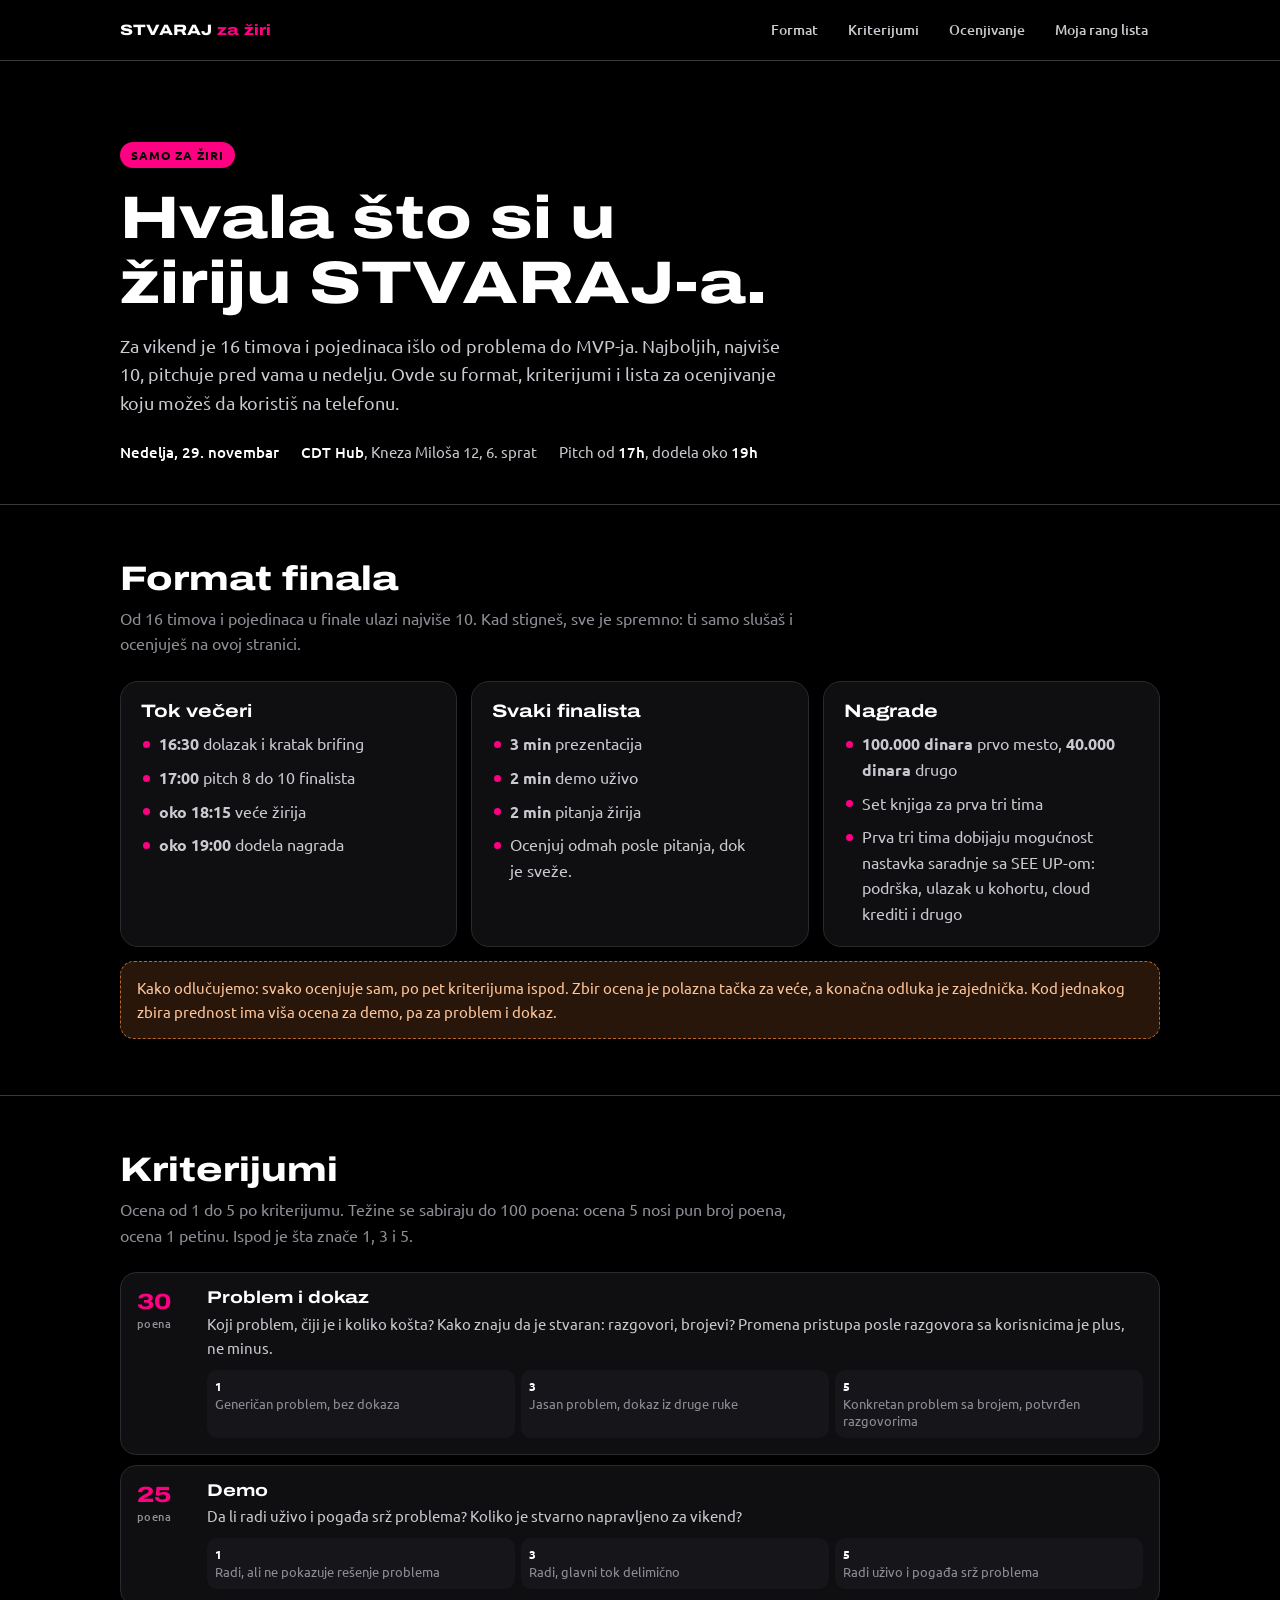
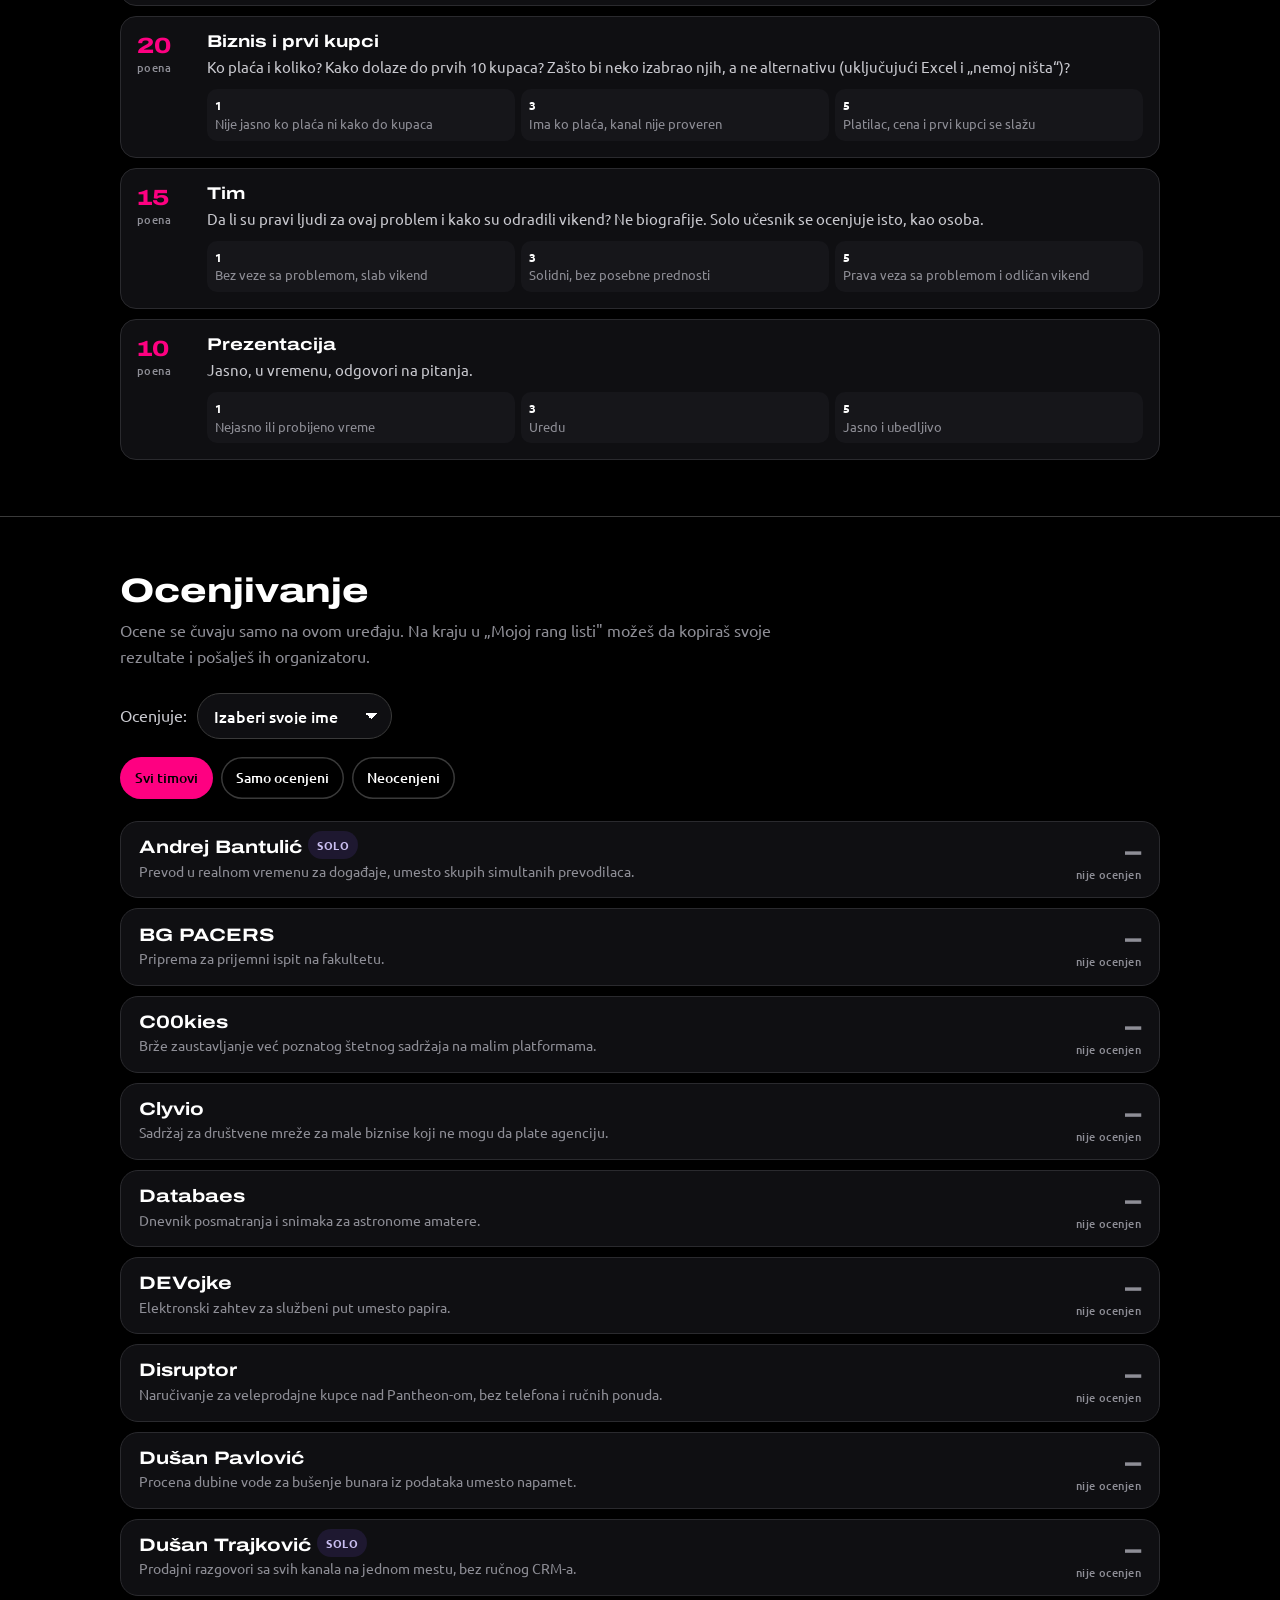
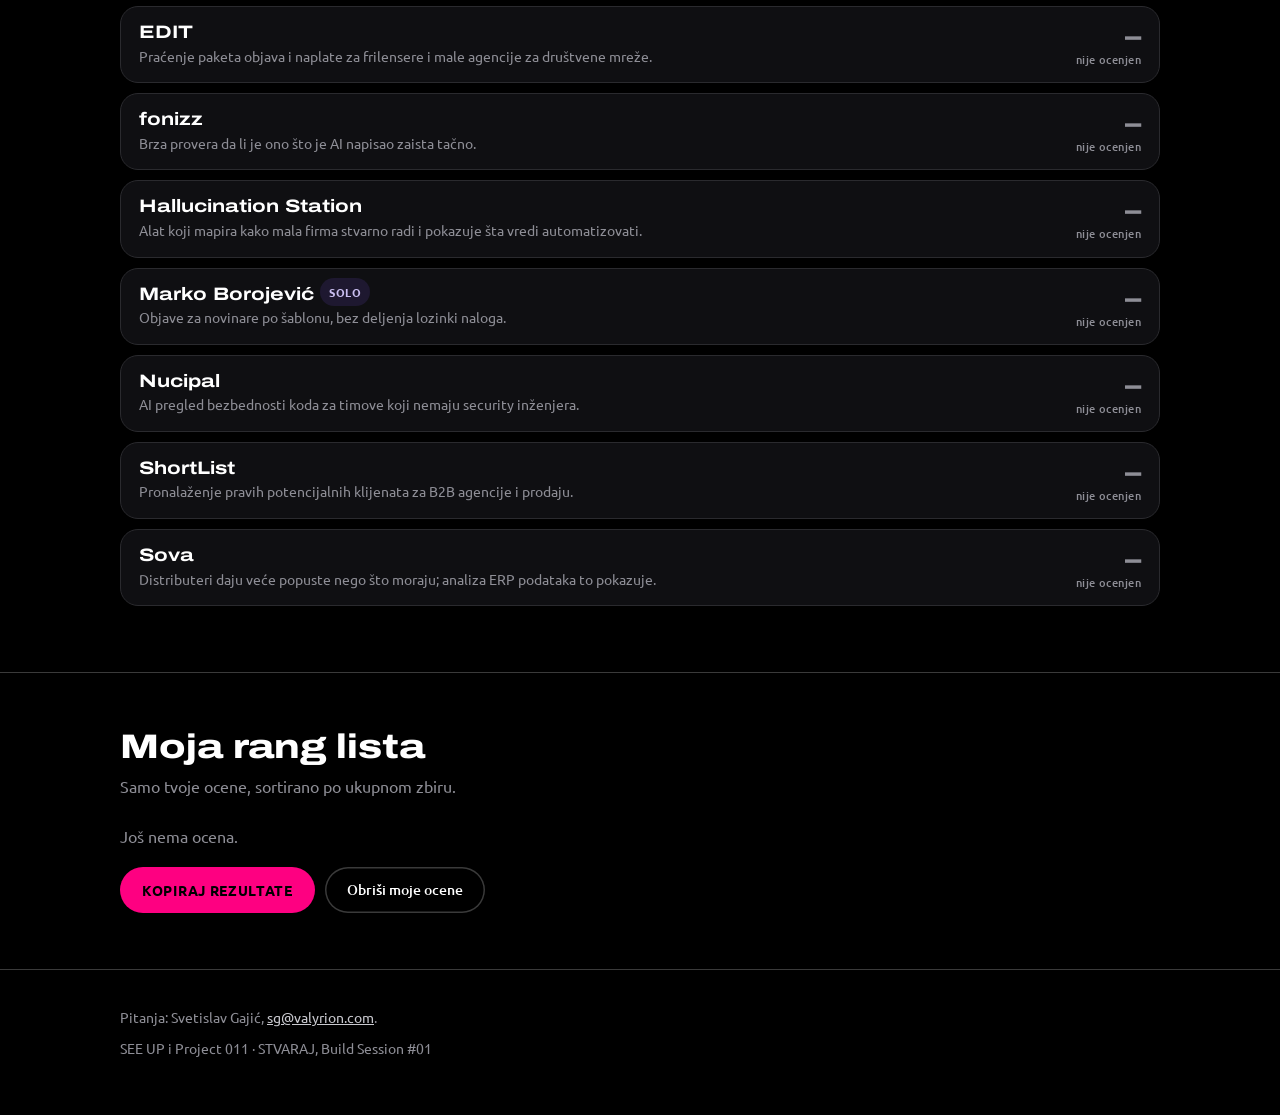
<file: ziri.html>
<!doctype html>
<html lang="sr-Latn">
<head>
<meta charset="utf-8">
<meta name="viewport" content="width=device-width, initial-scale=1, viewport-fit=cover">
<title>STVARAJ · Za žiri</title>
<meta name="description" content="STVARAJ, SEE UP Build Session #01: format finala, kriterijumi i lista za ocenjivanje.">
<meta name="robots" content="noindex, nofollow">
<meta name="theme-color" content="#000000">
<link rel="preconnect" href="https://fonts.googleapis.com">
<link rel="preconnect" href="https://fonts.gstatic.com" crossorigin>
<link rel="stylesheet" href="https://fonts.googleapis.com/css2?family=Archivo:wdth,wght@100..125,700..800&family=Ubuntu:wght@400;500;700&display=swap">
<link rel="stylesheet" href="/stvaraj-interno.css">
<style>
.ime-izbor{display:flex;flex-wrap:wrap;gap:10px;align-items:center;margin-bottom:18px}
.ime-izbor label{color:var(--tekst-2)}
select{font:500 16px/1 var(--f-tekst);color:#fff;background:var(--ploca);border:1.5px solid var(--linija);border-radius:30px;padding:12px 40px 12px 16px;min-height:46px;appearance:none;background-image:linear-gradient(45deg,transparent 50%,#fff 50%),linear-gradient(135deg,#fff 50%,transparent 50%);background-position:calc(100% - 20px) 50%,calc(100% - 14px) 50%;background-size:6px 6px;background-repeat:no-repeat}
.oc-tim{background:var(--ploca);border:1px solid var(--ploca-ivica);border-radius:18px;margin-bottom:10px;overflow:hidden}
.oc-tim summary{list-style:none;display:grid;grid-template-columns:1fr auto;gap:4px 14px;align-items:center;padding:16px 18px;cursor:pointer;min-height:64px}
.oc-tim summary::-webkit-details-marker{display:none}
.oc-tim summary h3{font-size:18px}
.oc-tim summary p{grid-column:1;color:var(--tekst-3);font-size:14px;line-height:1.4}
.zbir{grid-row:1/span 2;grid-column:2;text-align:right;font:800 26px/1 var(--f-naslov);font-stretch:125%;color:var(--tekst-3);font-variant-numeric:tabular-nums}
.zbir small{display:block;font:500 11px/1.2 var(--f-tekst);letter-spacing:.04em;margin-top:4px}
.zbir.gotovo{color:var(--pink)}
.oc-tim[open] summary{border-bottom:1px solid var(--ploca-ivica)}
.oc-telo{padding:6px 18px 18px}
.oc-red{padding:12px 0;border-top:1px solid var(--ploca-ivica)}
.oc-red:first-child{border-top:0}
.oc-red .naz{display:flex;justify-content:space-between;gap:10px;font-weight:500}
.oc-red .naz small{color:var(--tekst-3);font-weight:400}
.oc-red .pit{color:var(--tekst-3);font-size:13.5px;margin:2px 0 10px;line-height:1.45}
.ocene{display:grid;grid-template-columns:repeat(5,1fr);gap:6px;max-width:360px}
.ocene button{min-height:46px;border:0;border-radius:12px;background:#16161A;color:#fff;font:700 17px/1 var(--f-tekst);cursor:pointer}
.ocene button:hover{background:#24242A}
.ocene button[aria-pressed="true"]{background:var(--pink);color:#000}
textarea{width:100%;min-height:76px;margin-top:6px;font:400 15px/1.5 var(--f-tekst);color:#fff;background:#000;border:1.5px solid var(--linija);border-radius:12px;padding:10px 12px;resize:vertical}
.rang{width:100%;border-collapse:collapse;font-variant-numeric:tabular-nums}
.rang th,.rang td{text-align:left;padding:10px 8px;border-top:1px solid var(--ploca-ivica)}
.rang th{font:700 11.5px/1 var(--f-tekst);letter-spacing:.08em;text-transform:uppercase;color:var(--tekst-3);border-top:0}
.rang td.br{font:800 18px/1 var(--f-naslov);font-stretch:125%;color:var(--pink);width:44px}
.rang td.uk{font-weight:700;text-align:right}
.rang th.uk{text-align:right}
.akcije{display:flex;flex-wrap:wrap;gap:10px;margin-top:18px}
.prazno{color:var(--tekst-3)}
.tost{position:fixed;left:50%;bottom:24px;transform:translateX(-50%);background:#fff;color:#000;font:500 15px/1.3 var(--f-tekst);padding:12px 18px;border-radius:30px;z-index:40}
</style>
</head>
<body>
<header class="traka">
  <div class="wrap">
    <a class="znak" href="#vrh">STVARAJ <span>za žiri</span></a>
    <nav aria-label="Sekcije">
      <a href="#format">Format</a>
      <a href="#kriterijumi">Kriterijumi</a>
      <a href="#ocenjivanje">Ocenjivanje</a>
      <a href="#rang">Moja rang lista</a>
    </nav>
  </div>
</header>

<main id="vrh">
  <div class="wrap hero">
    <span class="oznaka">Samo za žiri</span>
    <h1>Hvala što si u žiriju STVARAJ-a.</h1>
    <p class="uvod">Za vikend je 16 timova i pojedinaca išlo od problema do MVP-ja. Najboljih, najviše 10, pitchuje pred vama u nedelju. Ovde su format, kriterijumi i lista za ocenjivanje koju možeš da koristiš na telefonu.</p>
    <div class="cinjenice">
      <span><b>Nedelja, 29. novembar</b></span>
      <span><b>CDT Hub</b>, Kneza Miloša 12, 6. sprat</span>
      <span>Pitch od <b>17h</b>, dodela oko <b>19h</b></span>
    </div>
  </div>

  <section class="sek" id="format">
    <div class="wrap">
      <h2>Format finala</h2>
      <p class="pod">Od 16 timova i pojedinaca u finale ulazi najviše 10. Kad stigneš, sve je spremno: ti samo slušaš i ocenjuješ na ovoj stranici.</p>
      <div class="mreza">
        <div class="kartica">
          <h3>Tok večeri</h3>
          <ul class="lista">
            <li><b>16:30</b> dolazak i kratak brifing</li>
            <li><b>17:00</b> pitch 8 do 10 finalista</li>
            <li><b>oko 18:15</b> veće žirija</li>
            <li><b>oko 19:00</b> dodela nagrada</li>
          </ul>
        </div>
        <div class="kartica">
          <h3>Svaki finalista</h3>
          <ul class="lista">
            <li><b>3 min</b> prezentacija</li>
            <li><b>2 min</b> demo uživo</li>
            <li><b>2 min</b> pitanja žirija</li>
            <li>Ocenjuj odmah posle pitanja, dok je sveže.</li>
          </ul>
        </div>
        <div class="kartica">
          <h3>Nagrade</h3>
          <ul class="lista">
            <li><b>100.000 dinara</b> prvo mesto, <b>40.000 dinara</b> drugo</li>
            <li>Set knjiga za prva tri tima</li>
            <li>Prva tri tima dobijaju mogućnost nastavka saradnje sa SEE UP-om: podrška, ulazak u kohortu, cloud krediti i drugo</li>
          </ul>
        </div>
      </div>
      <p class="napomena" style="margin-top:14px">Kako odlučujemo: svako ocenjuje sam, po pet kriterijuma ispod. Zbir ocena je polazna tačka za veće, a konačna odluka je zajednička. Kod jednakog zbira prednost ima viša ocena za demo, pa za problem i dokaz.</p>
    </div>
  </section>

  <section class="sek" id="kriterijumi">
    <div class="wrap">
      <h2>Kriterijumi</h2>
      <p class="pod">Ocena od 1 do 5 po kriterijumu. Težine se sabiraju do 100 poena: ocena 5 nosi pun broj poena, ocena 1 petinu. Ispod je šta znače 1, 3 i 5.</p>
      <div class="krit" id="krit"></div>
    </div>
  </section>

  <section class="sek" id="ocenjivanje">
    <div class="wrap">
      <h2>Ocenjivanje</h2>
      <p class="pod">Ocene se čuvaju samo na ovom uređaju. Na kraju u „Mojoj rang listi" možeš da kopiraš svoje rezultate i pošalješ ih organizatoru.</p>
      <div class="ime-izbor">
        <label for="ime">Ocenjuje:</label>
        <select id="ime"><option value="">Izaberi svoje ime</option></select>
      </div>
      <div class="cipovi" id="filter" role="group" aria-label="Prikaz">
        <button class="cip" type="button" data-f="sve" aria-pressed="true">Svi timovi</button>
        <button class="cip" type="button" data-f="ocenjeni" aria-pressed="false">Samo ocenjeni</button>
        <button class="cip" type="button" data-f="neocenjeni" aria-pressed="false">Neocenjeni</button>
      </div>
      <div id="lista"></div>
    </div>
  </section>

  <section class="sek" id="rang">
    <div class="wrap">
      <h2>Moja rang lista</h2>
      <p class="pod">Samo tvoje ocene, sortirano po ukupnom zbiru.</p>
      <div id="rang-tabela"></div>
      <div class="akcije">
        <button class="btn" type="button" id="kopiraj">Kopiraj rezultate</button>
        <button class="btn sek-btn" type="button" id="obrisi">Obriši moje ocene</button>
      </div>
    </div>
  </section>
</main>

<footer class="podnozje">
  <div class="wrap">
    <p>Pitanja: Svetislav Gajić, <a href="mailto:sg@valyrion.com">sg@valyrion.com</a>.</p>
    <p style="margin-top:8px">SEE UP i Project 011 · STVARAJ, Build Session #01</p>
  </div>
</footer>

<script src="/stvaraj-podaci.js"></script>
<script>
(function(){
  var S = window.STVARAJ, K = S.kriterijumi, KLJUC = "stvaraj-ziri-v2";
  function el(tag, cls, html){ var e=document.createElement(tag); if(cls) e.className=cls; if(html!=null) e.innerHTML=html; return e; }
  function esc(s){ return String(s).replace(/[&<>"]/g,function(c){return {"&":"&amp;","<":"&lt;",">":"&gt;",'"':"&quot;"}[c];}); }

  var stanje = { ime:"", ocene:{} };
  try{ var s = JSON.parse(localStorage.getItem(KLJUC)||"null"); if(s && s.ocene) stanje = s; }catch(e){}
  function sacuvaj(){ try{ localStorage.setItem(KLJUC, JSON.stringify(stanje)); }catch(e){} }

  function tost(t){ var x=el("div","tost",esc(t)); document.body.appendChild(x); setTimeout(function(){x.remove();},2200); }

  // kriterijumi
  var krit = document.getElementById("krit");
  K.forEach(function(k){
    krit.appendChild(el("div","krit-red",
      '<div class="tezina">'+k.tezina+'<small>poena</small></div>'+
      '<div><h3>'+esc(k.naziv)+'</h3><p>'+esc(k.pitanje)+'</p>'+
      '<div class="skala"><span><b>1</b>'+esc(k.skala[0])+'</span><span><b>3</b>'+esc(k.skala[1])+'</span><span><b>5</b>'+esc(k.skala[2])+'</span></div></div>'));
  });

  // ime
  var sel = document.getElementById("ime");
  S.ziri.forEach(function(i){ var o=document.createElement("option"); o.value=i; o.textContent=i; sel.appendChild(o); });
  sel.value = stanje.ime || "";
  sel.addEventListener("change",function(){ stanje.ime = sel.value; sacuvaj(); });

  function zbir(id){
    var o = (stanje.ocene[id]||{}).s || {}, uk=0, n=0;
    K.forEach(function(k){ if(o[k.id]){ uk += k.tezina*o[k.id]/5; n++; } });
    return { uk: Math.round(uk*10)/10, n:n, pun: n===K.length };
  }

  // lista timova (abecedno)
  var ids = Object.keys(S.timovi).sort(function(a,b){ return S.timovi[a].naziv.localeCompare(S.timovi[b].naziv,"sr"); });
  var lista = document.getElementById("lista"), zbirEl = {}, kartice = {};

  function osveziZbir(id){
    var z = zbir(id), e = zbirEl[id];
    e.className = "zbir"+(z.pun?" gotovo":"");
    e.innerHTML = (z.n? z.uk : "&ndash;")+"<small>"+(z.pun?"od 100":(z.n? z.n+" od "+K.length+" ocena" : "nije ocenjen"))+"</small>";
  }

  ids.forEach(function(id){
    var t = S.timovi[id];
    var d = el("details","oc-tim"); d.dataset.id=id;
    var sum = el("summary");
    sum.innerHTML = '<h3>'+esc(t.naziv)+(t.solo?' <span class="bedz solo" style="vertical-align:3px">solo</span>':'')+'</h3><p>'+esc(t.kratko)+'</p>';
    var z = el("div","zbir"); sum.appendChild(z); zbirEl[id]=z;
    d.appendChild(sum);
    var telo = el("div","oc-telo");
    K.forEach(function(k){
      var red = el("div","oc-red");
      red.innerHTML = '<div class="naz"><span>'+esc(k.naziv)+'</span><small>'+k.tezina+' poena</small></div><p class="pit">'+esc(k.pitanje)+'</p>';
      var oc = el("div","ocene"); oc.setAttribute("role","group"); oc.setAttribute("aria-label",k.naziv);
      for(var v=1; v<=5; v++){
        var b = el("button",null,String(v)); b.type="button"; b.dataset.k=k.id; b.dataset.v=v;
        var tren = ((stanje.ocene[id]||{}).s||{})[k.id];
        b.setAttribute("aria-pressed", String(tren===v));
        oc.appendChild(b);
      }
      red.appendChild(oc); telo.appendChild(red);
    });
    var bl = el("div","oc-red");
    bl.innerHTML = '<div class="naz"><span>Beleška</span><small>za veće</small></div>';
    var ta = document.createElement("textarea"); ta.placeholder = "Šta te je ubedilo, šta nedostaje, pitanje za veće...";
    ta.value = (stanje.ocene[id]||{}).b || "";
    ta.addEventListener("input",function(){ (stanje.ocene[id] = stanje.ocene[id]||{s:{}}).b = ta.value; sacuvaj(); });
    bl.appendChild(ta); telo.appendChild(bl);
    d.appendChild(telo);

    telo.addEventListener("click",function(e){
      var b = e.target.closest(".ocene button"); if(!b) return;
      var o = (stanje.ocene[id] = stanje.ocene[id]||{s:{}}); o.s = o.s||{};
      var v = Number(b.dataset.v);
      if(o.s[b.dataset.k]===v){ delete o.s[b.dataset.k]; } else { o.s[b.dataset.k]=v; }
      Array.prototype.forEach.call(b.parentNode.children,function(x){ x.setAttribute("aria-pressed", String(o.s[b.dataset.k]===Number(x.dataset.v))); });
      sacuvaj(); osveziZbir(id); crtajRang(); primeniFilter();
    });

    lista.appendChild(d); kartice[id]=d; osveziZbir(id);
  });

  // filter
  var filter = "sve", fEl = document.getElementById("filter");
  function primeniFilter(){
    ids.forEach(function(id){ var n = zbir(id).n;
      kartice[id].hidden = (filter==="ocenjeni" && !n) || (filter==="neocenjeni" && n && !kartice[id].open); });
  }
  fEl.addEventListener("click",function(e){ var b=e.target.closest(".cip"); if(!b) return; filter=b.dataset.f;
    Array.prototype.forEach.call(fEl.children,function(c){ c.setAttribute("aria-pressed", String(c===b)); }); primeniFilter(); });

  // rang
  function rangovani(){
    return ids.filter(function(id){ return zbir(id).n; })
      .sort(function(a,b){ var za=zbir(a), zb=zbir(b);
        if(zb.uk!==za.uk) return zb.uk-za.uk;
        var sa=stanje.ocene[a].s, sb=stanje.ocene[b].s;
        return ((sb.demo||0)-(sa.demo||0)) || ((sb.problem||0)-(sa.problem||0)); });
  }
  function crtajRang(){
    var r = rangovani(), box = document.getElementById("rang-tabela");
    if(!r.length){ box.innerHTML = '<p class="prazno">Još nema ocena.</p>'; return; }
    var h = '<table class="rang"><thead><tr><th>#</th><th>Tim</th><th class="uk">Zbir</th></tr></thead><tbody>';
    r.forEach(function(id,i){ var z=zbir(id);
      h += '<tr><td class="br">'+(i+1)+'</td><td>'+esc(S.timovi[id].naziv)+(z.pun?'':' <span style="color:var(--tekst-3);font-size:13px">(nepotpuno)</span>')+'</td><td class="uk">'+z.uk+'</td></tr>'; });
    box.innerHTML = h+'</tbody></table>';
  }
  crtajRang();

  document.getElementById("kopiraj").addEventListener("click",function(){
    var r = rangovani();
    if(!r.length){ tost("Još nema ocena za kopiranje."); return; }
    var linije = ["STVARAJ, ocene: "+(stanje.ime||"(ime nije izabrano)"), ""];
    r.forEach(function(id,i){ var o=stanje.ocene[id], z=zbir(id);
      linije.push((i+1)+". "+S.timovi[id].naziv+": "+z.uk+(z.pun?"":" (nepotpuno)"));
      linije.push("   "+K.map(function(k){ return k.naziv+" "+(o.s[k.id]||"-"); }).join(", "));
      if(o.b) linije.push("   Beleška: "+o.b.replace(/\s+/g," ").trim());
    });
    var tekst = linije.join("\n");
    (navigator.clipboard ? navigator.clipboard.writeText(tekst) : Promise.reject())
      .then(function(){ tost("Kopirano. Pošalji organizatoru."); })
      .catch(function(){ window.prompt("Kopiraj tekst:", tekst); });
  });

  document.getElementById("obrisi").addEventListener("click",function(){
    if(!confirm("Obrisati sve tvoje ocene i beleške na ovom uređaju?")) return;
    stanje.ocene = {}; sacuvaj(); location.reload();
  });
})();
</script>
</body>
</html>
</file>
<file: stvaraj-interno.css>
/* STVARAJ interne stranice (mentori, ziri). Prati tokene glavnog sajta. */
:root{
  --crna:#000;--bela:#fff;--ploca:#0F0F12;--ploca-ivica:#2A2A2E;--linija:#3A3A3A;
  --tekst-2:#C9C9CF;--tekst-3:#8E8E96;
  --pink:#FE0081;--pink-hover:#FF4DA6;--violet:#62509F;--narandza:#F68A3B;--zuta-poz:#271609;--zuta-tekst:#FFC59A;
  --zelena:#2BD67B;--zelena-poz:#0C2A1A;
  --fokus:#F68A3B;
  --f-naslov:"Archivo","Arial Black",sans-serif;--f-tekst:"Ubuntu",system-ui,sans-serif;
  --gutter:clamp(16px,4vw,32px);
}
*,*::before,*::after{box-sizing:border-box}
[hidden]{display:none!important}
html{-webkit-text-size-adjust:100%;scroll-padding-top:84px}
@media (prefers-reduced-motion:no-preference){html{scroll-behavior:smooth}}
body{margin:0;background:var(--crna);color:var(--bela);font:400 16px/1.6 var(--f-tekst);-webkit-font-smoothing:antialiased}
h1,h2,h3,h4,p,ul,ol,figure{margin:0}
ul,ol{padding:0;list-style:none}
h1,h2,h3{font-family:var(--f-naslov);font-stretch:125%;font-weight:800;text-wrap:balance;line-height:1.08}
h3{font-weight:700}
p,li{text-wrap:pretty}
a{color:inherit}
:focus-visible{outline:3px solid var(--fokus);outline-offset:3px}
.wrap{max-width:calc(1040px + 2*var(--gutter));margin:0 auto;padding:0 var(--gutter)}

/* traka */
.traka{position:sticky;top:0;z-index:20;background:rgba(0,0,0,.86);backdrop-filter:blur(10px);-webkit-backdrop-filter:blur(10px);border-bottom:1px solid var(--linija)}
.traka .wrap{display:flex;align-items:center;justify-content:space-between;gap:16px;min-height:60px}
.znak{font:800 15px/1 var(--f-naslov);font-stretch:125%;text-decoration:none;white-space:nowrap}
.znak span{color:var(--pink)}
.traka nav{display:flex;gap:6px;overflow-x:auto;scrollbar-width:none}
.traka nav::-webkit-scrollbar{display:none}
.traka nav a{flex:none;font:500 14px/1 var(--f-tekst);text-decoration:none;color:var(--tekst-2);padding:10px 12px;border-radius:30px}
.traka nav a:hover{color:#fff;background:var(--ploca)}

/* hero */
.hero{padding-top:clamp(40px,7vw,80px);padding-bottom:clamp(28px,4vw,40px)}
.oznaka{display:inline-block;font:700 12px/1 var(--f-tekst);letter-spacing:.08em;text-transform:uppercase;color:#000;background:var(--pink);padding:7px 11px;border-radius:30px;margin-bottom:18px}
.hero h1{font-size:clamp(34px,6vw,60px)}
.hero .uvod{margin-top:16px;max-width:680px;color:var(--tekst-2);font-size:clamp(16px,1.6vw,18px)}
.cinjenice{display:flex;flex-wrap:wrap;gap:8px 22px;margin-top:22px;color:var(--tekst-2);font-size:15px}
.cinjenice b{color:#fff;font-weight:500}

/* sekcije */
section.sek{padding:clamp(32px,5vw,56px) 0;border-top:1px solid var(--linija)}
.sek h2{font-size:clamp(24px,3.4vw,34px);margin-bottom:8px}
.sek .pod{color:var(--tekst-3);margin-bottom:24px;max-width:680px}
.mreza{display:grid;gap:14px;grid-template-columns:repeat(auto-fit,minmax(min(100%,300px),1fr))}
.kartica{background:var(--ploca);border:1px solid var(--ploca-ivica);border-radius:18px;padding:20px}
.kartica h3{font-size:18px;margin-bottom:10px}
.kartica p,.kartica li{color:var(--tekst-2)}
.lista li{position:relative;padding-left:18px;margin-top:8px}
.lista li::before{content:"";position:absolute;left:2px;top:.62em;width:7px;height:7px;border-radius:50%;background:var(--pink)}
.napomena{background:var(--zuta-poz);border:1px dashed rgba(246,138,59,.7);color:var(--zuta-tekst);border-radius:14px;padding:14px 16px;font-size:15px}

/* satnica */
.satnica{display:grid;gap:14px;grid-template-columns:repeat(auto-fit,minmax(min(100%,320px),1fr))}
.satnica ol li{display:grid;grid-template-columns:92px 1fr;gap:12px;padding:9px 0;border-top:1px solid var(--ploca-ivica);color:var(--tekst-2)}
.satnica ol li:first-child{border-top:0}
.satnica time{font-variant-numeric:tabular-nums;color:#fff;font-weight:500}
.satnica .mentor{color:#fff}
.satnica .mentor::after{content:" \2022 mentori";color:var(--pink);font-size:13px;font-weight:500}

/* kriterijumi */
.krit{display:grid;gap:10px}
.krit-red{display:grid;grid-template-columns:56px 1fr;gap:14px;align-items:start;background:var(--ploca);border:1px solid var(--ploca-ivica);border-radius:16px;padding:16px}
.tezina{font:800 22px/1 var(--f-naslov);font-stretch:125%;color:var(--pink);padding-top:2px}
.tezina small{display:block;font:500 11px/1.2 var(--f-tekst);color:var(--tekst-3);margin-top:4px;letter-spacing:.04em}
.krit-red h3{font-size:17px}
.krit-red p{color:var(--tekst-2);margin-top:4px;font-size:15px}
.skala{display:grid;grid-template-columns:repeat(3,1fr);gap:6px;margin-top:10px}
.skala span{font-size:12.5px;line-height:1.35;color:var(--tekst-3);background:#16161A;border-radius:10px;padding:8px}
.skala b{display:block;color:#fff;font-weight:700;font-size:12px;margin-bottom:2px}
@media (max-width:560px){.skala{grid-template-columns:1fr}}

/* filteri */
.cipovi{display:flex;flex-wrap:wrap;gap:8px;margin-bottom:22px}
.cip{font:500 14px/1 var(--f-tekst);color:#fff;background:transparent;border:0;box-shadow:inset 0 0 0 1.5px var(--linija);border-radius:30px;padding:11px 15px;min-height:42px;cursor:pointer}
.cip:hover{box-shadow:inset 0 0 0 1.5px #fff}
.cip[aria-pressed="true"]{background:var(--pink);color:#000;box-shadow:none}

/* grupe */
.grupa{background:var(--ploca);border:1px solid var(--ploca-ivica);border-radius:22px;padding:clamp(18px,3vw,28px);margin-bottom:18px}
.grupa-glava{display:flex;flex-wrap:wrap;align-items:baseline;justify-content:space-between;gap:8px 16px;margin-bottom:16px}
.grupa-glava h3{font-size:clamp(22px,3vw,28px)}
.grupa-glava h3 span{color:var(--pink)}
.mentori{display:flex;flex-wrap:wrap;gap:12px;margin-bottom:16px}
.mentor-k{display:flex;align-items:center;gap:10px;background:#16161A;border-radius:40px;padding:6px 16px 6px 6px}
.mentor-k img,.mentor-k .inic{width:40px;height:40px;border-radius:50%;object-fit:cover;flex:none;background:var(--violet);display:grid;place-items:center;font:700 14px/1 var(--f-tekst)}
.mentor-k b{display:block;font-weight:500;font-size:15px;line-height:1.2}
.mentor-k small{display:block;color:var(--tekst-3);font-size:12.5px;line-height:1.3}
.grupa .napomena{margin-bottom:18px}
.timovi{display:grid;gap:12px;grid-template-columns:repeat(auto-fit,minmax(min(100%,300px),1fr))}
.tim{background:#000;border:1px solid var(--ploca-ivica);border-radius:16px;padding:18px}
.tim-glava{display:flex;align-items:flex-start;justify-content:space-between;gap:10px;margin-bottom:6px}
.tim h4{font:700 19px/1.15 var(--f-naslov);font-stretch:125%;margin:0}
.bedz{flex:none;font:700 11px/1 var(--f-tekst);letter-spacing:.05em;text-transform:uppercase;padding:6px 9px;border-radius:30px;white-space:nowrap}
.bedz.ok{background:var(--zelena-poz);color:var(--zelena)}
.bedz.ceka{background:var(--zuta-poz);color:var(--zuta-tekst)}
.bedz.solo{background:#1E1830;color:#C9BEF0}
.tim .kratko{color:#fff;font-size:15px;margin-bottom:12px}
.tim h5{font:700 11.5px/1 var(--f-tekst);letter-spacing:.08em;text-transform:uppercase;color:var(--tekst-3);margin:14px 0 6px}
.tim .clan{font-size:14.5px;color:var(--tekst-2);margin-top:4px}
.tim .clan b{color:#fff;font-weight:500}
.tim .problem{font-size:14.5px;color:var(--tekst-2)}
.tim .lista li{font-size:14.5px;margin-top:6px}

/* dugmad */
.btn{display:inline-flex;align-items:center;justify-content:center;gap:8px;min-height:46px;background:var(--pink);color:#000;font:700 14px/1 var(--f-tekst);letter-spacing:.05em;text-transform:uppercase;border:0;border-radius:30px;padding:14px 22px;cursor:pointer;text-decoration:none}
.btn:hover{background:var(--pink-hover)}
.btn.sek-btn{background:transparent;color:#fff;box-shadow:inset 0 0 0 1.5px var(--linija);text-transform:none;letter-spacing:0;font-weight:500}
.btn.sek-btn:hover{box-shadow:inset 0 0 0 1.5px #fff}

.podnozje{padding:36px 0 56px;border-top:1px solid var(--linija);color:var(--tekst-3);font-size:14px}
.podnozje a{color:var(--tekst-2)}
@media print{
  body{background:#fff;color:#000}
  .traka,.cipovi,.btn,.podnozje{display:none!important}
  .grupa,.tim,.kartica,.krit-red{background:#fff;border-color:#bbb;break-inside:avoid}
  .kartica p,.kartica li,.tim .problem,.tim .clan,.krit-red p,.skala span{color:#222}
}
</file>
